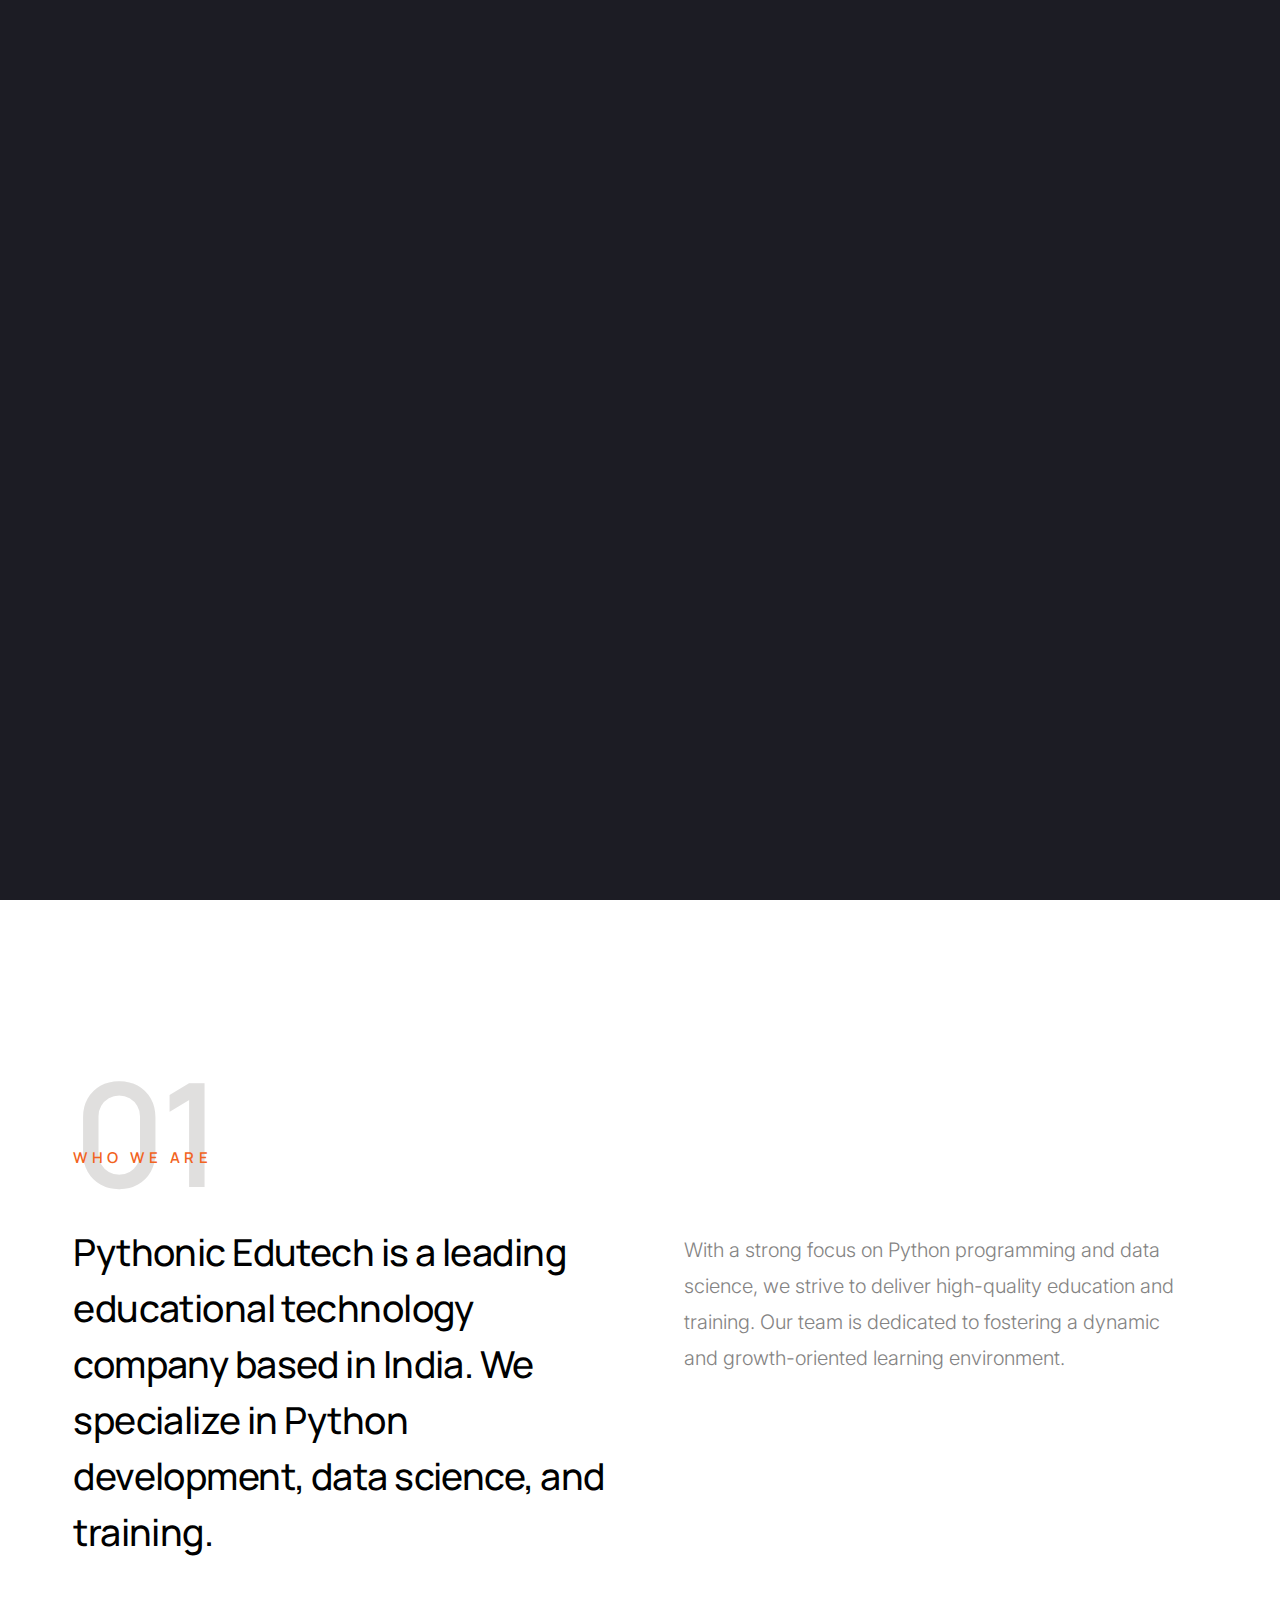
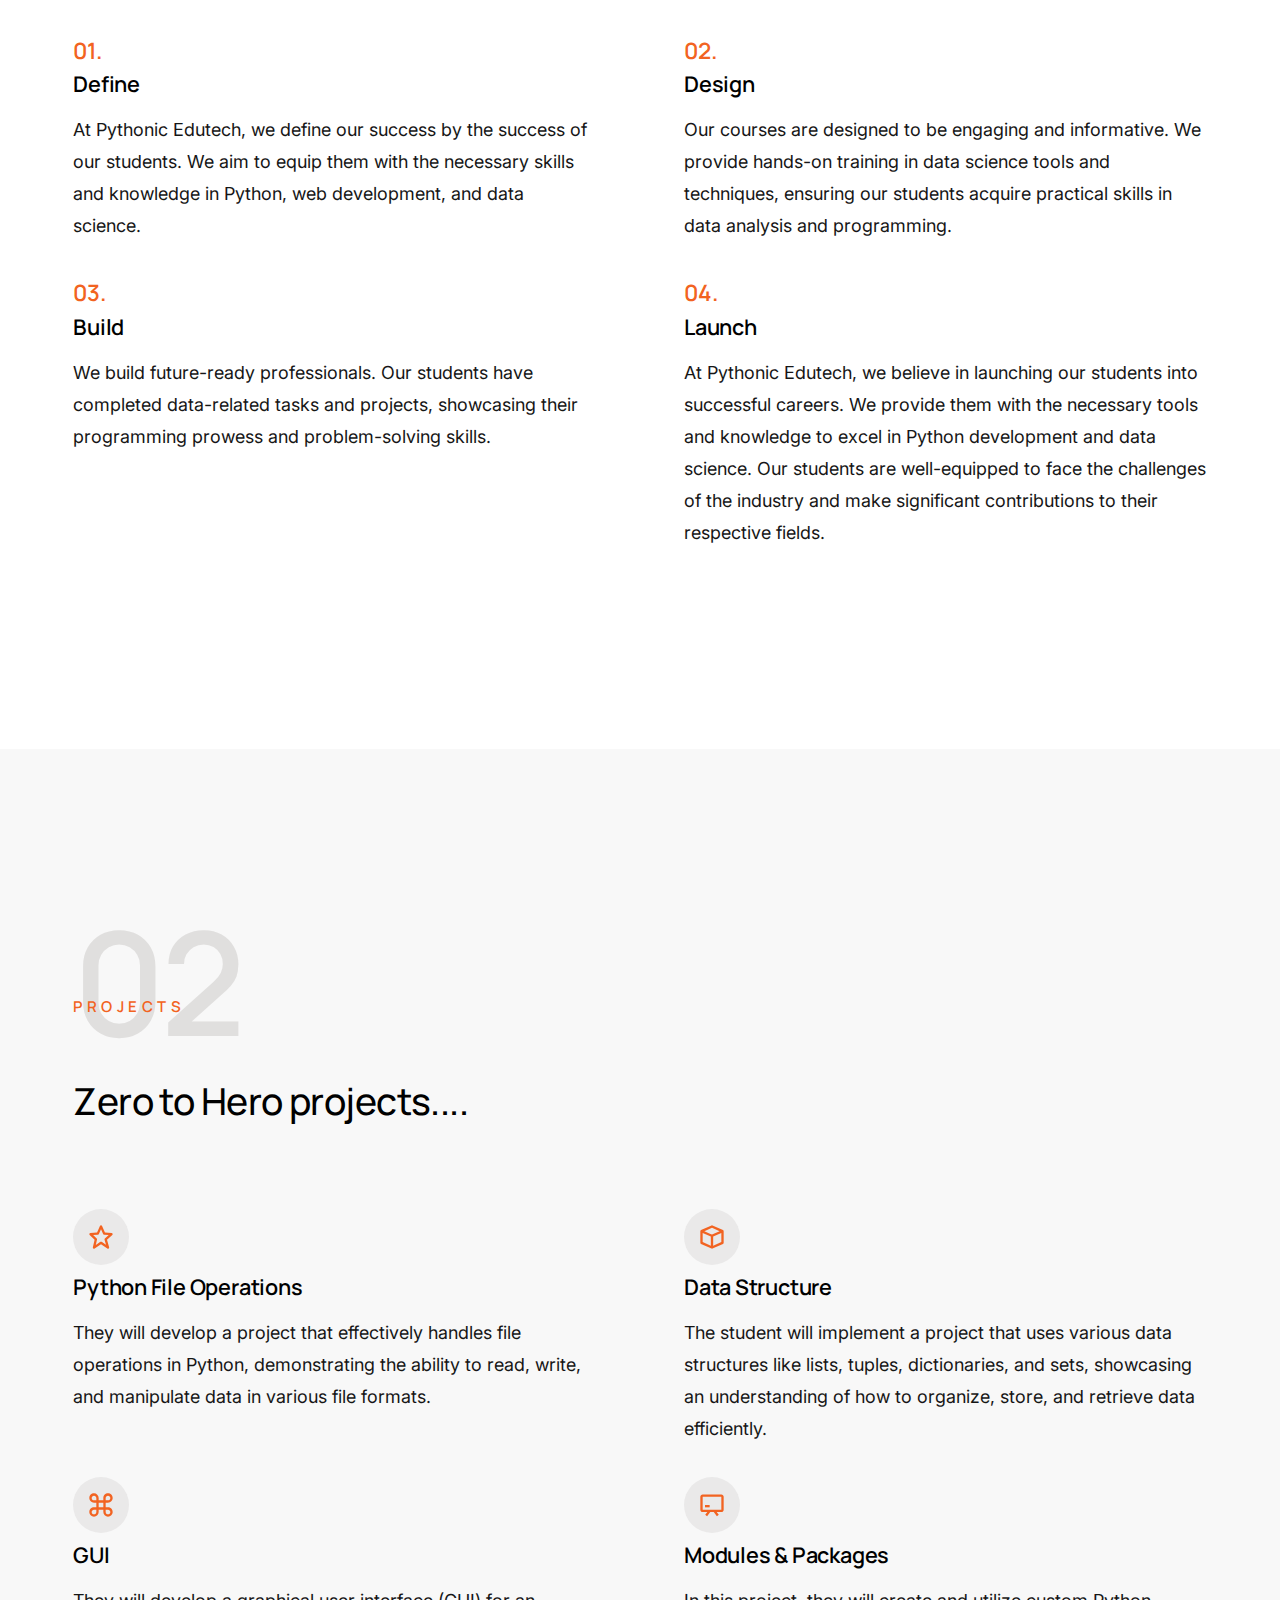
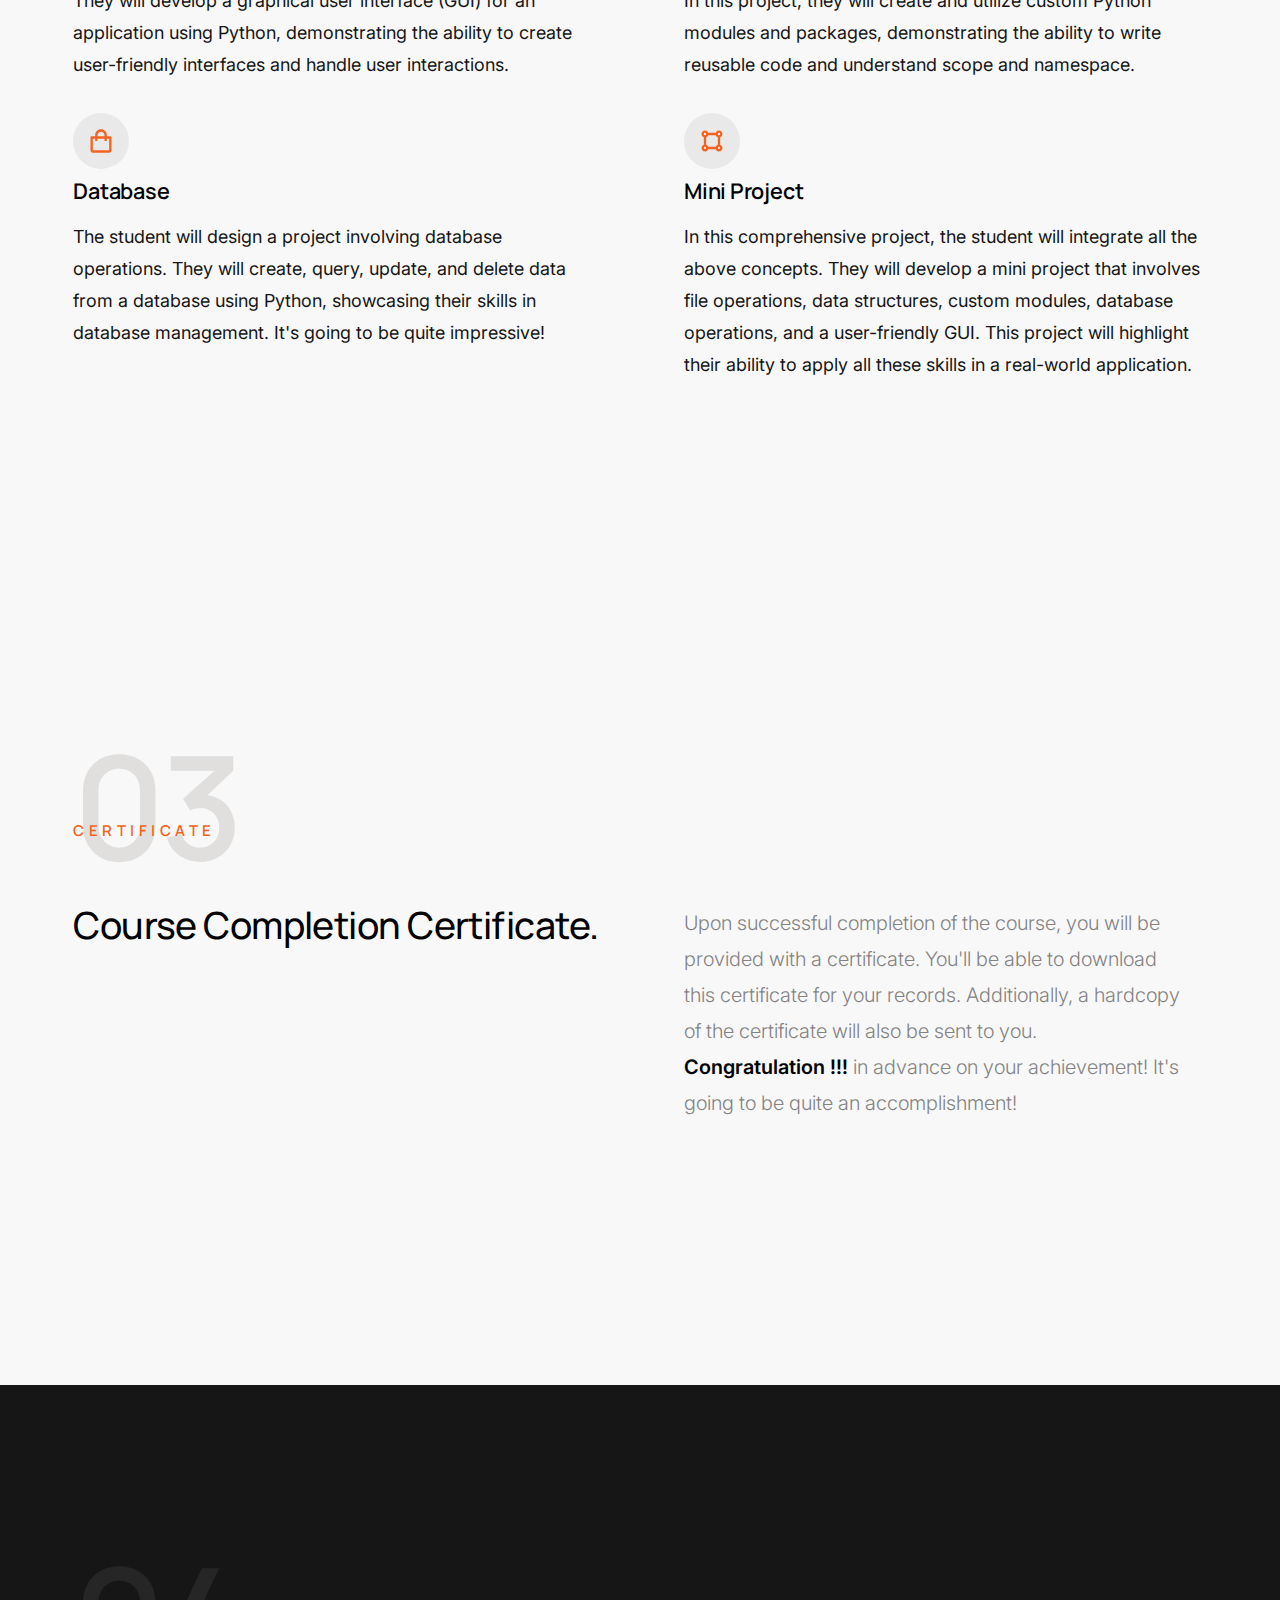
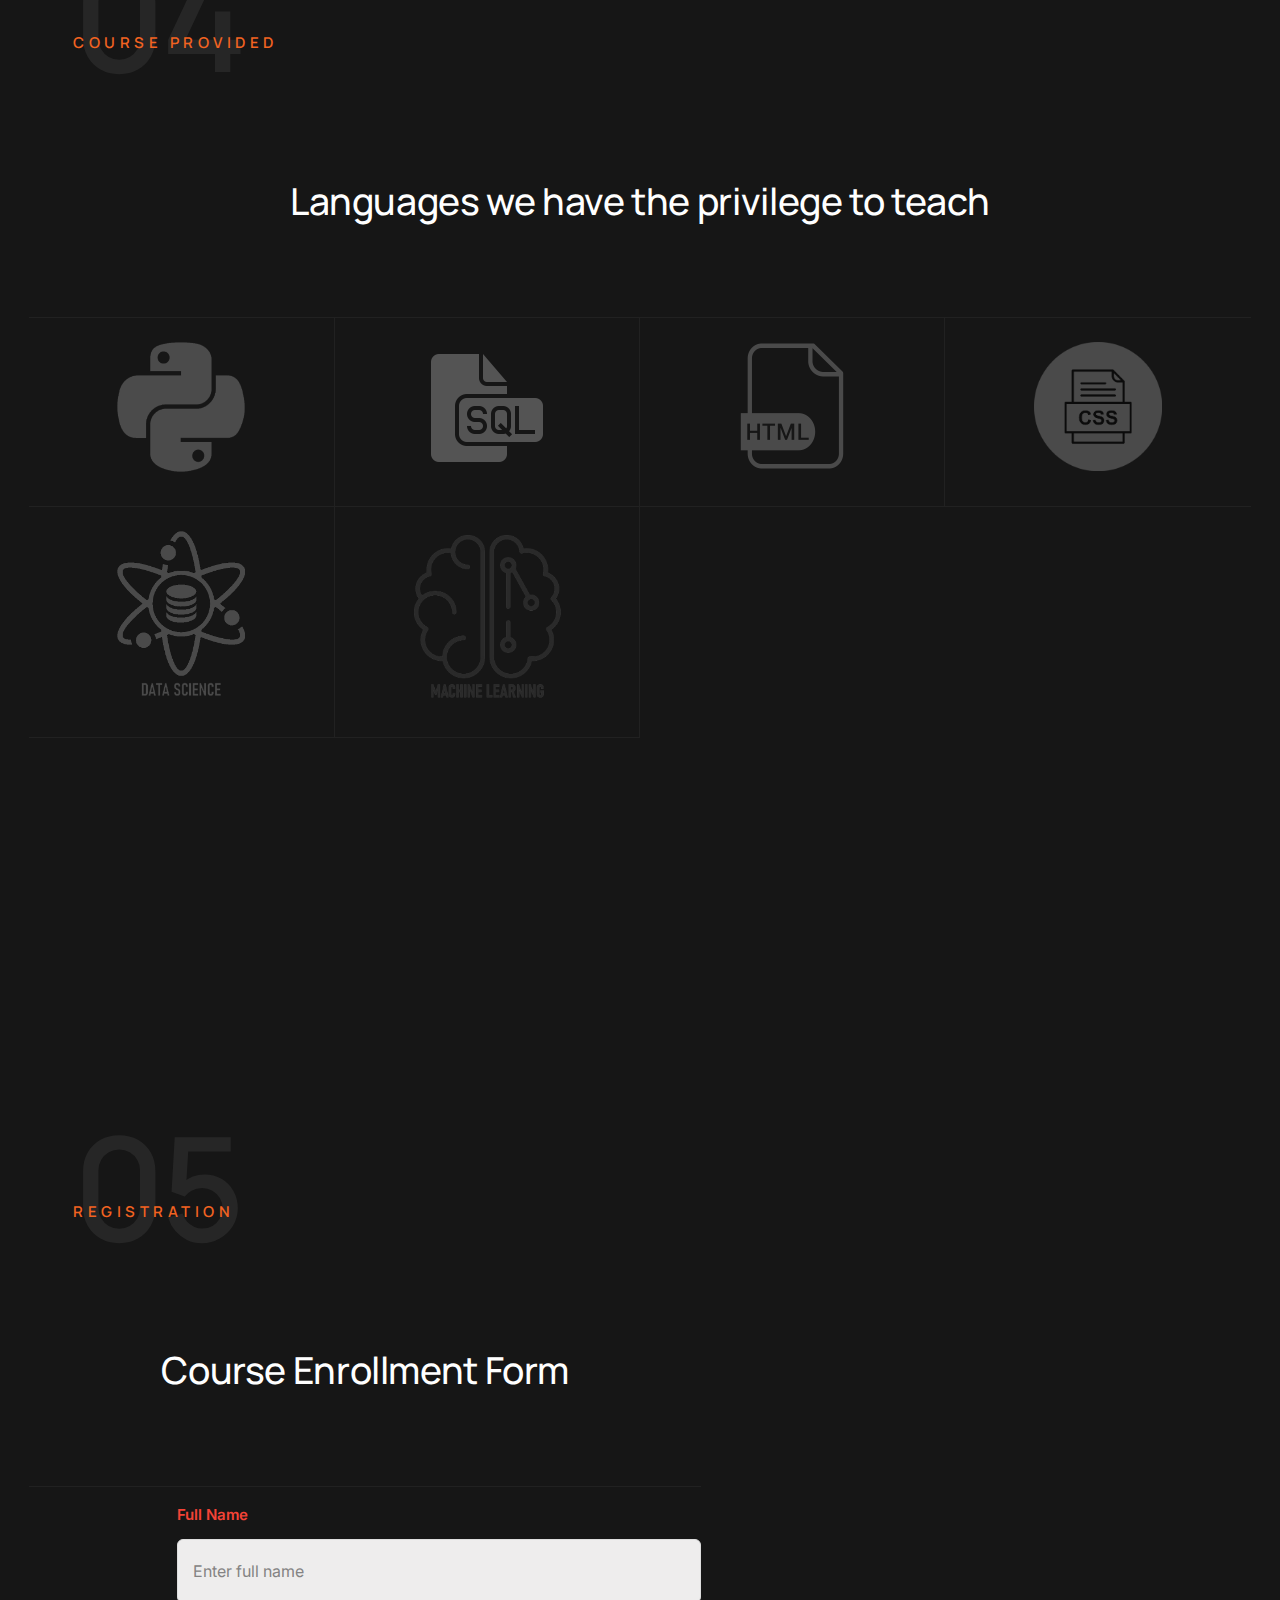
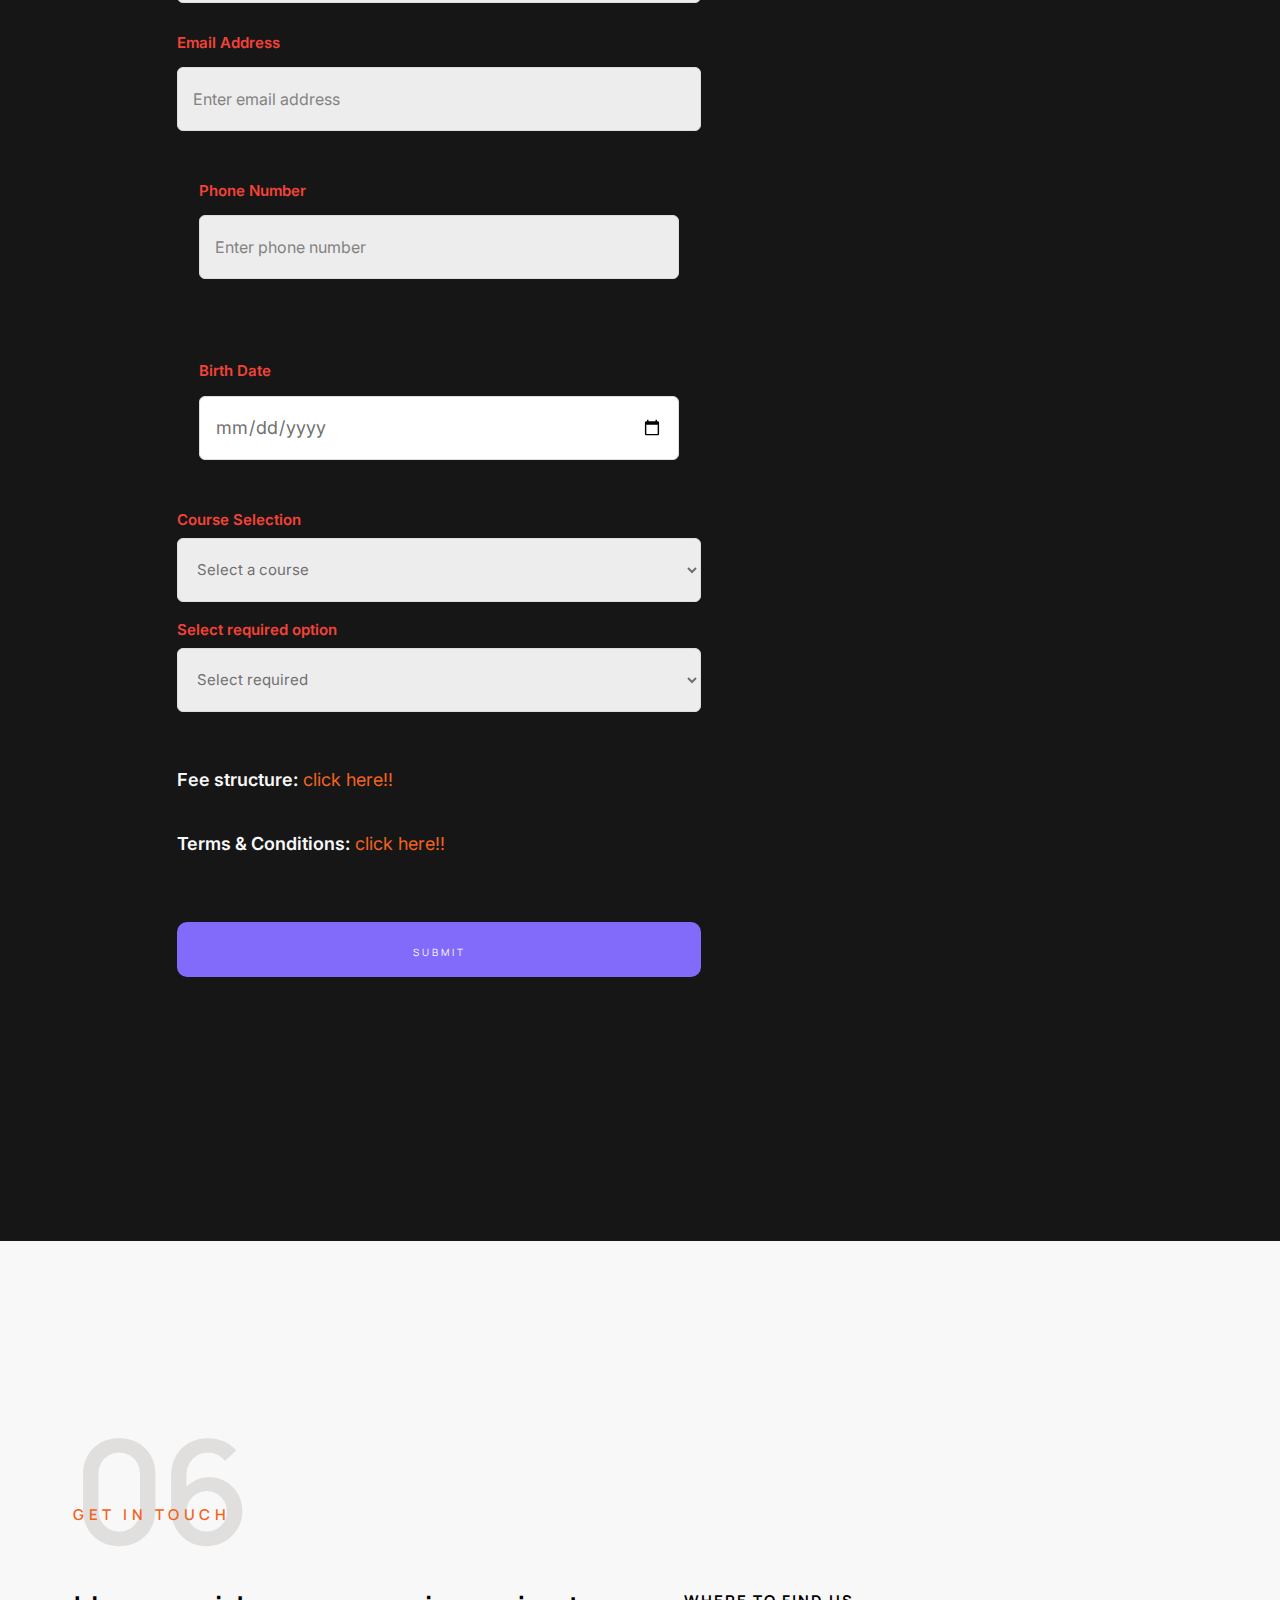
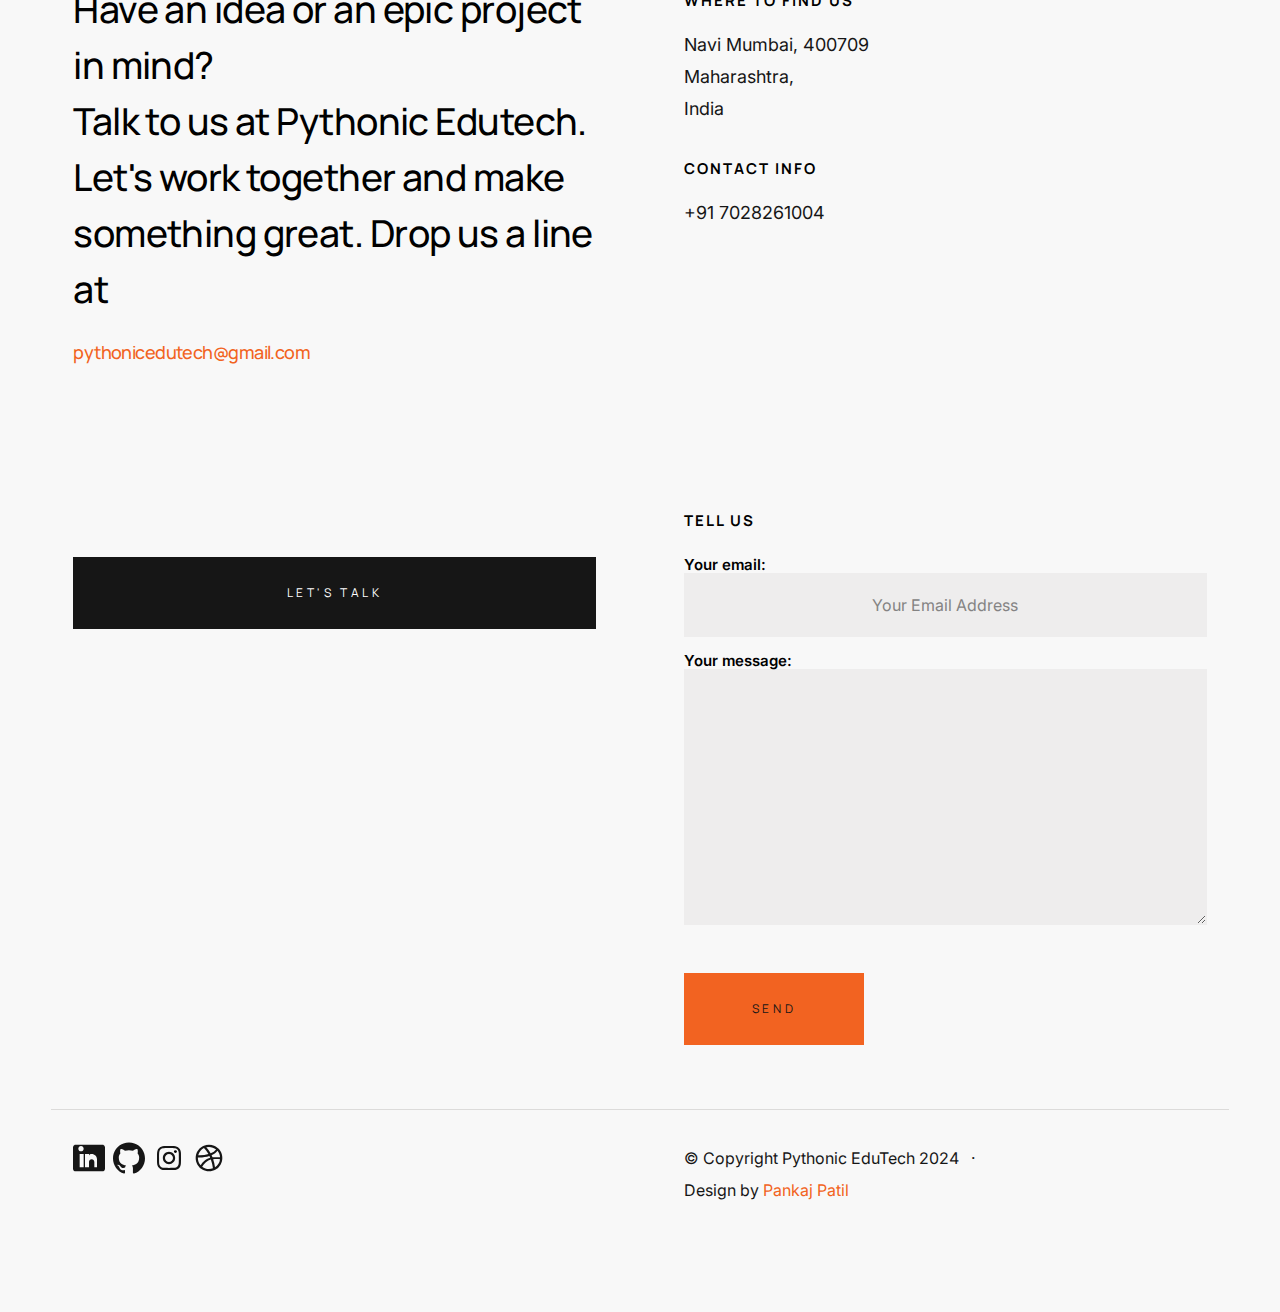
<file: index.html>
<!DOCTYPE html>
<html lang="en" class="no-js">

<head>

    <!--- basic page needs
    ================================================== -->
    <meta charset="utf-8">
    <meta name="viewport" content="width=device-width, initial-scale=1">
    <title>Pythonic Edutech</title>

    <script>
        document.documentElement.classList.remove('no-js');
        document.documentElement.classList.add('js');
    </script>

    <!-- CSS
    ================================================== -->
    <link rel="stylesheet" href="css/vendor.css">
    <link rel="stylesheet" href="css/styles.css">
    <link rel="stylesheet" href="css/registraion.css">
    

    <!-- favicons
    ================================================== -->
    <link rel="apple-touch-icon" sizes="180x180" href="apple-touch-icon.png">
    <link rel="icon" type="image/png" sizes="32x32" href="favicon-32x32.png">
    <link rel="icon" type="image/png" sizes="16x16" href="favicon-16x16.png">
    <link rel="manifest" href="site.webmanifest">
    <link rel="icon" type="image/x-icon" href="favicon.ico">

</head>


<body id="top">


    <!-- preloader
    ================================================== -->
    <div id="preloader">
        <div id="loader"></div>
    </div>


    <!-- page wrap
    ================================================== -->
    <div id="page" class="s-pagewrap">


        <!-- # site header 
        ================================================== -->
        <header class="s-header">

            <div class="row s-header__inner">

                <div class="s-header__block">
                    <div class="s-header__logo">
                        <a class="logo" href="index.html">
                            <img src="images/logo.png" alt="Homepage">
                        </a>
                    </div>

                    <a class="s-header__menu-toggle" href="#0"><span>Menu</span></a>
                </div> <!-- end s-header__block -->

                <nav class="s-header__nav">

                    <ul class="s-header__menu-links">
                        <li class="current"><a href="#intro" class="smoothscroll">Intro</a></li>
                        <li><a href="#about" class="smoothscroll">About Us</a></li>
                        <li><a href="#achievement" class="smoothscroll">Projects</a></li>
                        <li><a href="#Certificate" class="smoothscroll">Certificate</a></li>
                        <li><a href="#folio" class="smoothscroll">Course</a></li>
                        <li><a href="#register" class="smoothscroll">Registration</a></li>
                        <li><a href="#footer" class="smoothscroll">Contact</a></li>
                    </ul> <!-- s-header__menu-links -->

                    <ul class="s-header__social">
                        <li>
                            <a href="https://www.linkedin.com/in/thenameispankajpatil/">
                                <svg xmlns="http://www.w3.org/2000/svg" width="24" height="24" viewBox="0 0 24 24"
                                    style="fill:rgb(35, 25, 25);transform: ;msFilter:;">
                                    <path
                                        d="M22,2H2C0.896,2,0,2.896,0,4v16c0,1.104,0.896,2,2,2h20c1.104,0,2-0.896,2-2V4C24,2.896,23.104,2,22,2z M8,19H5V9h3V19z M6,7 c-1.104,0-2-0.896-2-2s0.896-2,2-2s2,0.896,2,2S7.104,7,6,7z M19,19h-3v-4c0-1.104-0.896-2-2-2s-2,0.896-2,2v4h-3V9h3v1.085 C12.322,9.376,13.135,9,14,9c2.206,0,4,1.794,4,4V19z">
                                    </path>
                                </svg>
                                <span class="u-screen-reader-text">LinkedIn</span>
                            </a>

                        </li>
                        <li>

                            <a href="https://github.com/nameispankaj">
                                <svg xmlns="http://www.w3.org/2000/svg" width="24" height="24" viewBox="0 0 24 24"
                                    style="fill:rgba(0, 0, 0, 1);transform: ;msFilter:;">
                                    <path
                                        d="M12 .297c-6.63 0-12 5.373-12 12 0 5.303 3.438 9.8 8.205 11.385.6.113.82-.258.82-.577 0-.285-.01-1.04-.015-2.04-3.338.724-4.042-1.61-4.042-1.61C4.422 18.07 3.633 17.7 3.633 17.7c-1.087-.744.084-.729.084-.729 1.205.084 1.838 1.236 1.838 1.236 1.07 1.835 2.809 1.305 3.495.998.108-.776.417-1.305.76-1.605-2.665-.3-5.466-1.332-5.466-5.93 0-1.31.465-2.38 1.235-3.22-.135-.303-.54-1.523.105-3.176 0 0 1.005-.322 3.3 1.23.96-.267 1.98-.399 3-.405 1.02.006 2.04.138 3 .405 2.28-1.552 3.285-1.23 3.285-1.23.645 1.653.24 2.873.12 3.176.765.84 1.23 1.91 1.23 3.22 0 4.61-2.805 5.625-5.475 5.92.42.36.81 1.096.81 2.22 0 1.6-.015 2.89-.015 3.285 0 .315.21.69.825.57C20.565 22.092 24 17.592 24 12.297c0-6.627-5.373-12-12-12">
                                    </path>
                                </svg>
                                <span class="u-screen-reader-text">GitHub</span>
                            </a>

                        </li>
                        <li>
                            <a href="https://www.instagram.com/nameis_pankaj">
                                <svg xmlns="http://www.w3.org/2000/svg" width="24" height="24" viewBox="0 0 24 24"
                                    style="fill:rgba(0, 0, 0, 1);transform:;-ms-filter:">
                                    <path
                                        d="M11.999,7.377c-2.554,0-4.623,2.07-4.623,4.623c0,2.554,2.069,4.624,4.623,4.624c2.552,0,4.623-2.07,4.623-4.624 C16.622,9.447,14.551,7.377,11.999,7.377L11.999,7.377z M11.999,15.004c-1.659,0-3.004-1.345-3.004-3.003 c0-1.659,1.345-3.003,3.004-3.003s3.002,1.344,3.002,3.003C15.001,13.659,13.658,15.004,11.999,15.004L11.999,15.004z">
                                    </path>
                                    <circle cx="16.806" cy="7.207" r="1.078"></circle>
                                    <path
                                        d="M20.533,6.111c-0.469-1.209-1.424-2.165-2.633-2.632c-0.699-0.263-1.438-0.404-2.186-0.42 c-0.963-0.042-1.268-0.054-3.71-0.054s-2.755,0-3.71,0.054C7.548,3.074,6.809,3.215,6.11,3.479C4.9,3.946,3.945,4.902,3.477,6.111 c-0.263,0.7-0.404,1.438-0.419,2.186c-0.043,0.962-0.056,1.267-0.056,3.71c0,2.442,0,2.753,0.056,3.71 c0.015,0.748,0.156,1.486,0.419,2.187c0.469,1.208,1.424,2.164,2.634,2.632c0.696,0.272,1.435,0.426,2.185,0.45 c0.963,0.042,1.268,0.055,3.71,0.055s2.755,0,3.71-0.055c0.747-0.015,1.486-0.157,2.186-0.419c1.209-0.469,2.164-1.424,2.633-2.633 c0.263-0.7,0.404-1.438,0.419-2.186c0.043-0.962,0.056-1.267,0.056-3.71s0-2.753-0.056-3.71C20.941,7.57,20.801,6.819,20.533,6.111z M19.315,15.643c-0.007,0.576-0.111,1.147-0.311,1.688c-0.305,0.787-0.926,1.409-1.712,1.711c-0.535,0.199-1.099,0.303-1.67,0.311 c-0.95,0.044-1.218,0.055-3.654,0.055c-2.438,0-2.687,0-3.655-0.055c-0.569-0.007-1.135-0.112-1.669-0.311 c-0.789-0.301-1.414-0.923-1.719-1.711c-0.196-0.534-0.302-1.099-0.311-1.669c-0.043-0.95-0.053-1.218-0.053-3.654 c0-2.437,0-2.686,0.053-3.655c0.007-0.576,0.111-1.146,0.311-1.687c0.305-0.789,0.93-1.41,1.719-1.712 c0.534-0.198,1.1-0.303,1.669-0.311c0.951-0.043,1.218-0.055,3.655-0.055c2.437,0,2.687,0,3.654,0.055 c0.571,0.007,1.135,0.112,1.67,0.311c0.786,0.303,1.407,0.925,1.712,1.712c0.196,0.534,0.302,1.099,0.311,1.669 c0.043,0.951,0.054,1.218,0.054,3.655c0,2.436,0,2.698-0.043,3.654H19.315z">
                                    </path>
                                </svg>
                                <span class="u-screen-reader-text">Instagram</span>
                            </a>
                        </li>
                        <li>
                            <a href="https://nameispankaj.github.io/myportfolio/">
                                <svg xmlns="http://www.w3.org/2000/svg" width="24" height="24" viewBox="0 0 24 24"
                                    style="fill: rgba(0, 0, 0, 1);transform: ;msFilter:;">
                                    <path
                                        d="M20.66 6.98a9.932 9.932 0 0 0-3.641-3.64C15.486 2.447 13.813 2 12 2s-3.486.447-5.02 1.34c-1.533.893-2.747 2.107-3.64 3.64S2 10.187 2 12s.446 3.487 1.34 5.02a9.924 9.924 0 0 0 3.641 3.64C8.514 21.553 10.187 22 12 22s3.486-.447 5.02-1.34a9.932 9.932 0 0 0 3.641-3.64C21.554 15.487 22 13.813 22 12s-.446-3.487-1.34-5.02zM12 3.66c2 0 3.772.64 5.32 1.919-.92 1.174-2.286 2.14-4.1 2.9-1.002-1.813-2.088-3.327-3.261-4.54A7.715 7.715 0 0 1 12 3.66zM5.51 6.8a8.116 8.116 0 0 1 2.711-2.22c1.212 1.201 2.325 2.7 3.34 4.5-2 .6-4.114.9-6.341.9-.573 0-1.006-.013-1.3-.04A8.549 8.549 0 0 1 5.51 6.8zM3.66 12c0-.054.003-.12.01-.2.007-.08.01-.146.01-.2.254.014.641.02 1.161.02 2.666 0 5.146-.367 7.439-1.1.187.373.381.793.58 1.26-1.32.293-2.674 1.006-4.061 2.14S6.4 16.247 5.76 17.5c-1.4-1.587-2.1-3.42-2.1-5.5zM12 20.34c-1.894 0-3.594-.587-5.101-1.759.601-1.187 1.524-2.322 2.771-3.401 1.246-1.08 2.483-1.753 3.71-2.02a29.441 29.441 0 0 1 1.56 6.62 8.166 8.166 0 0 1-2.94.56zm7.08-3.96a8.351 8.351 0 0 1-2.58 2.621c-.24-2.08-.7-4.107-1.379-6.081.932-.066 1.765-.1 2.5-.1.799 0 1.686.034 2.659.1a8.098 8.098 0 0 1-1.2 3.46zm-1.24-5c-1.16 0-2.233.047-3.22.14a27.053 27.053 0 0 0-.68-1.62c2.066-.906 3.532-2.006 4.399-3.3 1.2 1.414 1.854 3.027 1.96 4.84-.812-.04-1.632-.06-2.459-.06z">
                                    </path>
                                </svg>
                                <span class="u-screen-reader-text">portfolio</span>
                            </a>
                        </li>
                    </ul> <!-- s-header__social -->

                </nav> <!-- end s-header__nav -->

            </div> <!-- end s-header__inner -->

        </header> <!-- end s-header -->


        <!-- # site-content
        ================================================== -->
        <section id="content" class="s-content">


            <!-- intro
            ----------------------------------------------- -->
            <section id="intro" class="s-intro target-section">

                <div class="s-intro__bg"></div>

                <div class="row s-intro__content">

                    <div class="s-intro__content-bg"></div>

                    <div class="column lg-12 s-intro__content-inner">

                        <h1 class="s-intro__content-title">
                            Empowering Future<br> Innovators with the Power of Python Education.
                        </h1>

                        <div class="s-intro__content-buttons">
                            <a href="#about" class="btn btn--stroke s-intro__content-btn smoothscroll">More About Us</a>


                            </a>
                        </div>

                    </div> <!-- s-intro__content-inner -->

                </div> <!-- s-intro__content -->

                <div class="s-intro__scroll-down">
                    <a href="#about" class="smoothscroll">
                        <span>Scroll Down</span>
                    </a>
                </div> <!-- s-intro__scroll-down -->

            </section> <!-- end s-intro -->


            <!-- about
            ----------------------------------------------- -->
            <section id="about" class="s-about target-section">

                <div class="row section-header" data-num="01">
                    <h3 class="column lg-12 section-header__pretitle pretitle text-pretitle">Who We Are</h3>
                    <div class="column lg-6 stack-on-1100 section-header__primary">
                        <h2 class="title text-display-1">
                            Pythonic Edutech is a leading educational technology company based in India.
                            We specialize in Python development, data science, and training.
                        </h2>
                    </div>
                    <div class="column lg-6 stack-on-1100 section-header__secondary">
                        <p class="desc">
                            With a strong focus on Python programming and data science, we strive to deliver
                            high-quality education and training. Our team is dedicated to fostering a dynamic and
                            growth-oriented learning environment.
                        </p>
                    </div>
                </div> <!-- end section-header -->

                <div class="row process-list list-block show-ctr block-lg-one-half block-tab-whole">

                    <div class="column list-block__item">
                        <div class="list-block__title">
                            <h3 class="h5">Define</h3>
                        </div>
                        <div class="list-block__text">
                            <p>
                                At Pythonic Edutech, we define our success by the success of our students. We aim to
                                equip them with the necessary skills and knowledge in Python, web development, and data
                                science.
                            </p>
                        </div>
                    </div> <!-- end list-block__item -->

                    <div class="column list-block__item">
                        <div class="list-block__title">
                            <h3 class="h5">Design</h3>
                        </div>
                        <div class="list-block__text">
                            <p>
                                Our courses are designed to be engaging and informative. We provide hands-on training in
                                data science tools and techniques, ensuring our students acquire practical skills in
                                data analysis and programming.
                            </p>
                        </div>
                    </div> <!-- end list-block__item -->

                    <div class="column list-block__item">
                        <div class="list-block__title">
                            <h3 class="h5">Build</h3>
                        </div>
                        <div class="list-block__text">
                            <p>
                                We build future-ready professionals. Our students have completed data-related tasks and
                                projects, showcasing their programming prowess and problem-solving skills.
                            </p>
                        </div>
                    </div> <!-- end list-block__item -->

                    <div class="column list-block__item">
                        <div class="list-block__title">
                            <h3 class="h5">Launch</h3>
                        </div>
                        <div class="list-block__text">
                            <p>
                                At Pythonic Edutech, we believe in launching our students into successful careers. We
                                provide them with the necessary tools and knowledge to excel in Python development and
                                data science. Our students are well-equipped to face the challenges of the industry and
                                make significant contributions to their respective fields.
                            </p>
                        </div>
                    </div> <!-- end list-block__item -->

                </div> <!-- end process-list -->

            </section> <!-- end s-about -->


            <!-- Projects
            ----------------------------------------------- -->
            <section id="achievement" class="s-services target-section">

                <div class="row section-header" data-num="02">
                    <h3 class="column lg-12 section-header__pretitle text-pretitle">    Projects</h3>
                    <div class="column lg-6 stack-on-1100 section-header__primary">
                        <h2 class="title text-display-1">
                            Zero to Hero projects....
                        </h2>
                    </div>
                    <div class="column lg-6 stack-on-1100 section-header__secondary">
                        
                    </div>
                </div> <!-- end section-header -->

                <div class="row services-list list-block block-lg-one-half block-tab-whole">
    
                    <div class="column list-block__item">
                        <div class="list-block__title">
                            <div class="list-block__icon">
                                
                                <svg xmlns="http://www.w3.org/2000/svg" width="24" height="24" viewBox="0 0 24 24" style="fill: rgba(0, 0, 0, 1);transform: ;msFilter:;"><path d="m6.516 14.323-1.49 6.452a.998.998 0 0 0 1.529 1.057L12 18.202l5.445 3.63a1.001 1.001 0 0 0 1.517-1.106l-1.829-6.4 4.536-4.082a1 1 0 0 0-.59-1.74l-5.701-.454-2.467-5.461a.998.998 0 0 0-1.822 0L8.622 8.05l-5.701.453a1 1 0 0 0-.619 1.713l4.214 4.107zm2.853-4.326a.998.998 0 0 0 .832-.586L12 5.43l1.799 3.981a.998.998 0 0 0 .832.586l3.972.315-3.271 2.944c-.284.256-.397.65-.293 1.018l1.253 4.385-3.736-2.491a.995.995 0 0 0-1.109 0l-3.904 2.603 1.05-4.546a1 1 0 0 0-.276-.94l-3.038-2.962 4.09-.326z"></path></svg>
                            </div>
                            <h3 class="h5">Python File Operations</h3>
                        </div>
                        <div class="list-block__text">
                            <p>
                                They will develop a project that effectively handles file operations in Python, demonstrating the ability to read, write, and manipulate data in various file formats.</p>
                        </div>
                    </div> <!-- end list-block__item -->
        
                    <div class="column list-block__item">
                        <div class="list-block__title">
                            <div class="list-block__icon">
                                <svg xmlns="http://www.w3.org/2000/svg" width="24" height="24" viewBox="0 0 24 24" style="fill: rgba(0, 0, 0, 1);transform: ;msFilter:;"><path d="m21.406 6.086-9-4a1.001 1.001 0 0 0-.813 0l-9 4c-.02.009-.034.024-.054.035-.028.014-.058.023-.084.04-.022.015-.039.034-.06.05a.87.87 0 0 0-.19.194c-.02.028-.041.053-.059.081a1.119 1.119 0 0 0-.076.165c-.009.027-.023.052-.031.079A1.013 1.013 0 0 0 2 7v10c0 .396.232.753.594.914l9 4c.13.058.268.086.406.086a.997.997 0 0 0 .402-.096l.004.01 9-4A.999.999 0 0 0 22 17V7a.999.999 0 0 0-.594-.914zM12 4.095 18.538 7 12 9.905l-1.308-.581L5.463 7 12 4.095zM4 16.351V8.539l7 3.111v7.811l-7-3.11zm9 3.11V11.65l7-3.111v7.812l-7 3.11z"></path></svg>
                            </div>
                            <h3 class="h5">Data Structure</h3>
                        </div>
                        <div class="list-block__text">
                            <p>
                                The student will implement a project that uses various data structures like lists, tuples, dictionaries, and sets, showcasing an understanding of how to organize, store, and retrieve data efficiently. 
                            </p>
                        </div>
                    </div> <!-- end list-block__item -->
        
                    <div class="column list-block__item">
                        <div class="list-block__title">
                            <div class="list-block__icon">
                                <svg xmlns="http://www.w3.org/2000/svg" width="24" height="24" viewBox="0 0 24 24" style="fill: rgba(0, 0, 0, 1);transform: ;msFilter:;"><path d="M6 14c-2.206 0-4 1.794-4 4s1.794 4 4 4a4.003 4.003 0 0 0 3.998-3.98H10V16h4v2.039h.004A4.002 4.002 0 0 0 18 22c2.206 0 4-1.794 4-4s-1.794-4-4-4h-2v-4h2c2.206 0 4-1.794 4-4s-1.794-4-4-4-4 1.794-4 4v2h-4V5.98h-.002A4.003 4.003 0 0 0 6 2C3.794 2 2 3.794 2 6s1.794 4 4 4h2v4H6zm2 4c0 1.122-.879 2-2 2s-2-.878-2-2 .879-2 2-2h2v2zm10-2c1.121 0 2 .878 2 2s-.879 2-2 2-2-.878-2-2v-2h2zM16 6c0-1.122.879-2 2-2s2 .878 2 2-.879 2-2 2h-2V6zM6 8c-1.121 0-2-.878-2-2s.879-2 2-2 2 .878 2 2v2H6zm4 2h4v4h-4v-4z"></path></svg>
                            </div>
                            <h3 class="h5">GUI</h3>
                        </div>
                        <div class="list-block__text">
                            <p>
                                They will develop a graphical user interface (GUI) for an application using Python, demonstrating the ability to create user-friendly interfaces and handle user interactions. 
                            </p>
                        </div>
                    </div> <!-- end list-block__item -->
        
                    <div class="column list-block__item">
                        <div class="list-block__title">
                            <div class="list-block__icon">
                                <svg xmlns="http://www.w3.org/2000/svg" width="24" height="24" viewBox="0 0 24 24" style="fill: rgba(0, 0, 0, 1);transform: ;msFilter:;"><path d="M20 3H4c-1.103 0-2 .897-2 2v11c0 1.103.897 2 2 2h4l-1.8 2.4 1.6 1.2 2.7-3.6h3l2.7 3.6 1.6-1.2L16 18h4c1.103 0 2-.897 2-2V5c0-1.103-.897-2-2-2zM4 16V5h16l.001 11H4z"></path><path d="M6 12h4v2H6z"></path></svg>
                            </div>
                            <h3 class="h5">Modules & Packages</h3>
                        </div>
                        <div class="list-block__text">
                            <p>
                                In this project, they will create and utilize custom Python modules and packages, demonstrating the ability to write reusable code and understand scope and namespace. 
                            </p>
                        </div>
                    </div> <!-- end list-block__item -->

                    <div class="column list-block__item">
                        <div class="list-block__title">
                            <div class="list-block__icon">
                                <svg xmlns="http://www.w3.org/2000/svg" width="24" height="24" viewBox="0 0 24 24" style="fill: rgba(0, 0, 0, 1);transform: ;msFilter:;"><path d="M5 22h14c1.103 0 2-.897 2-2V9a1 1 0 0 0-1-1h-3V7c0-2.757-2.243-5-5-5S7 4.243 7 7v1H4a1 1 0 0 0-1 1v11c0 1.103.897 2 2 2zM9 7c0-1.654 1.346-3 3-3s3 1.346 3 3v1H9V7zm-4 3h2v2h2v-2h6v2h2v-2h2l.002 10H5V10z"></path></svg>
                            </div>
                            <h3 class="h5">Database</h3>
                        </div>
                        <div class="list-block__text">
                            <p>
                                The student will design a project involving database operations. They will create, query, update, and delete data from a database using Python, showcasing their skills in database management. It's going to be quite impressive!
                            </p>
                        </div>
                    </div> <!-- end list-block__item -->
        
                    <div class="column list-block__item">
                        <div class="list-block__title">
                            <div class="list-block__icon">
                                <svg xmlns="http://www.w3.org/2000/svg" width="24" height="24" viewBox="0 0 24 24" style="fill: rgba(0, 0, 0, 1);transform: ;msFilter:;"><path d="M21 6c0-1.654-1.346-3-3-3a2.993 2.993 0 0 0-2.815 2h-6.37A2.993 2.993 0 0 0 6 3C4.346 3 3 4.346 3 6c0 1.302.839 2.401 2 2.815v6.369A2.997 2.997 0 0 0 3 18c0 1.654 1.346 3 3 3a2.993 2.993 0 0 0 2.815-2h6.369a2.994 2.994 0 0 0 2.815 2c1.654 0 3-1.346 3-3a2.997 2.997 0 0 0-2-2.816V8.816A2.996 2.996 0 0 0 21 6zm-3-1a1.001 1.001 0 1 1-1 1c0-.551.448-1 1-1zm-2.815 12h-6.37A2.99 2.99 0 0 0 7 15.184V8.816A2.99 2.99 0 0 0 8.815 7h6.369A2.99 2.99 0 0 0 17 8.815v6.369A2.99 2.99 0 0 0 15.185 17zM6 5a1.001 1.001 0 1 1-1 1c0-.551.448-1 1-1zm0 14a1.001 1.001 0 0 1 0-2 1.001 1.001 0 0 1 0 2zm12 0a1.001 1.001 0 0 1 0-2 1.001 1.001 0 0 1 0 2z"></path></svg>
                            </div>
                            <h3 class="h5">Mini Project</h3>
                        </div>
                        <div class="list-block__text">
                            <p>
                                In this comprehensive project, the student will integrate all the above concepts. They will develop a mini project that involves file operations, data structures, custom modules, database operations, and a user-friendly GUI. This project will highlight their ability to apply all these skills in a real-world application.
                            </p>
                        </div>
                    </div> <!-- end list-block__item -->
        
                </div> <!-- end process-list -->

            </section> <!-- end s-achievement -->



            <!-- Certificate
            ----------------------------------------------- -->
            <section id="Certificate" class="s-services target-section">

                <div class="row section-header" data-num="03">
                    <h3 class="column lg-12 section-header__pretitle text-pretitle">Certificate</h3>
                    <div class="column lg-6 stack-on-1100 section-header__primary">
                        <h2 class="title text-display-1">
                            Course Completion Certificate.
                        </h2>
                    </div>
                    <div class="column lg-6 stack-on-1100 section-header__secondary">
                        <p class="desc">
                            Upon successful completion of the course, you will be provided with a certificate. You'll be able to download this certificate for your records. Additionally, a hardcopy of the certificate will also be sent to you. <br> <b style="color: black;">Congratulation !!!</b> in advance on your achievement! It's going to be quite an accomplishment!

                        </p>
                    </div>
                </div> <!-- end section-header -->

                <div class="row services-list list-block block-lg-one-half block-tab-whole">

                    <div class="column list-block__item">
                        <div class="list-block__title">


                        </div>
                        <div class="list-block__text">


                        </div>

                    </div> <!-- end list-block__item -->





                </div> <!-- end process-list -->

              

            </section> <!-- end s-services -->

            



            <!-- portfolio
            ----------------------------------------------- -->
            <section id="folio" class="s-folio target-section">

                <div class="row section-header light-on-dark" data-num="04">
                    <h3 class="column lg-12 section-header__pretitle text-pretitle">Course Provided</h3>



                    <!-- clients
                -------------------------------------------- -->
                    <div class="s-clients row">
                        <div class="column lg-12">

                            <div class="row section-header">
                                <div class="column lg-12">
                                    <h3 class="title text-display-1">Languages we have the privilege to teach</h3>
                                </div>
                            </div> <!-- end section-header -->

                            <div
                                class="row clients-list block-lg-one-fourth block-md-one-third block-tab-one-half block-stack">

                                <div class="column clients-list__item">
                                    <a href="#0">
                                        <img src="images/clients/python.506x512.png" alt="" width="50%" height="auto">
                                    </a>
                                </div>
                                <div class="column clients-list__item">
                                    <a href="#0">
                                        <img src="images/clients/sql.png" alt="" width="50%" height="auto">
                                    </a>
                                </div>
                                <div class="column clients-list__item">
                                    <a href="#0">
                                        <img src="images/clients/html.png" alt="" width="50%" height="auto">
                                    </a>
                                </div>
                                <div class="column clients-list__item">
                                    <a href="#0">
                                        <img src="images/clients/css.png" alt="" width="50%" height="auto">
                                    </a>
                                </div>
                                <div class="column clients-list__item">
                                    <a href="#0">
                                        <img src="images/clients/data science.png" alt="" width="50%" height="auto">
                                    </a>
                                </div>
                                <div class="column clients-list__item">
                                    <a href="#0">
                                        <img src="images/clients/machine learning.png" alt="" width="60%" height="auto"
                                            style="filter: grayscale(50%);">
                                    </a>
                                </div>


                            </div> <!-- clients-list -->
                        </div> <!-- end column lg-12 -->
                    </div> <!-- end s-clients -->

            </section> <!-- end s-folio -->




        </section> <!-- end content -->

    <!-- registration form
            ----------------------------------------------- -->
            <section id="register" class="s-folio target-section">

                <div class="row section-header light-on-dark" data-num="05">
                    <h3 class="column lg-12 section-header__pretitle text-pretitle">registration</h3>



                    <!-- clients
                -------------------------------------------- -->
                    <div class="s-clients row">
                        <div class="column lg-12">

                            <div class="row section-header">
                                <div class="column lg-12">
                                    <h3 class="title text-display-1">Course Enrollment Form</h3>
                                </div>
                            </div> <!-- end section-header -->

                            <div
                                class="row clients-list block-lg-one-fourth block-md-one-third block-tab-one-half block-stack">

                                <header>Registration Form</header>

      
      

      <form action="https://formspree.io/f/xnnanvol"  method="POST" class="form">
        <div class="input-box">
          <label>Full Name</label>
          <input type="text" placeholder="Enter full name" name="Full Name" required />
        </div>

        <div class="input-box">
          <label>Email Address</label>
          <input type="text" placeholder="Enter email address" name="Email" required />
        </div>

        <div class="column">
          <div class="input-box">
            <label>Phone Number</label>
            <input type="tel" placeholder="Enter phone number" Name="Phone No" pattern="\d{10}" title="Please enter a 10-digit phone number" required />
          </div>
          <br>
          <div class="input-box">
            <label for="birth-date">Birth Date</label>
            <input type="date" placeholder="Enter birth date" name="Birth Date" max="2005-01-01" required />
          </div>
        </div>
        
        
       
        <div class="input-box course-selection">
          <label for="course-name" Name="Course">Course Selection</label>
          <select id="course-name" name="Course Name" required>
            <option value="" disabled selected>Select a course</option>
            <option value="Python" name="Python">Python</option>
            <option value="Data Science" name="Data Science">Data Science</option>
            <option value="Web Development" name="Web Dev">Web Development</option>
            <option value="MySQL" name="MySQL">MySQL</option>
            <!-- Add more course options as needed -->
          </select>

          <label for="course-name" Name="Course selection">Select required option</label>
          <select id="course-name" name="package Name" required>
            <option value="" disabled selected>Select required</option>
            <option value="Lecture + Internship" name="Lecture + Internship">Lecture + Internship</option>
            <option value="Only internship with instructions." name="Only internship with instructions.">Only internship with instructions.</option>
            <option value="Only internship without instructions." name="Only internship without instructions.">Only internship without instructions.</option>
            
            <!-- Add more course options as needed -->
          </select>
          
        </div>
        <br>
        <p ><strong class="text-w">Fee structure:</strong> <a href="fee_structure.html">click here!!</a></p>
        
        <p><strong class="text-w">Terms & Conditions:</strong> <a href="terms.html">click here!!</a></p>
        <button>Submit</button>
      </form>
    </section>
    <!--Footer-->
    
     
  
  <script src="https://cdnjs.cloudflare.com/ajax/libs/jquery/3.2.1/jquery.min.js"></script>
  <script src="https://cdnjs.cloudflare.com/ajax/libs/twitter-bootstrap/4.1.3/js/bootstrap.bundle.min.js"></script>



                            </div> <!-- clients-list -->
                        </div> <!-- end column lg-12 -->
                    </div> <!-- end s-clients -->

            </section> <!-- end s-folio -->




        </section> <!-- end content registration -->


        <!-- # site-footer
        ================================================== -->
        <footer id="footer" class="s-footer target-section">

            <div class="row section-header" data-num="06">
                <h3 class="column lg-12 section-header__pretitle text-pretitle">Get In Touch</h3>
                <div class="column lg-6 stack-on-1100 section-header__primary">
                    <h2 class="title text-display-1">
                        Have an idea or an epic project in mind? <br>Talk to us at Pythonic Edutech.
                        Let's work together and make something great.
                        Drop us a line at <br><a style='font-size:large;' href="mailto:pythonicedutech@gmail.com" title="">pythonicedutech@gmail.com</a>
                    </h2>
                </div>
                <div class="column lg-6 stack-on-1100 section-header__secondary">

                    <div class="contact-block">
                        <h6>Where To Find Us</h6>
                        <p>

                            Navi Mumbai, 400709 <br>
                            Maharashtra,<br> India
                        </p>
                    </div>

                    <div class="contact-block">
                        <h6>Contact Info</h6>
                        <ul class="contact-list">
                            <li><a href="tel:+917028261004">+91 7028261004</a></li>
                        </ul>
                    </div>

                </div>
            </div> <!-- end section-header -->

            <div class="row list-block block-lg-one-half block-tab-whole block-stack-on-1000 s-footer__btns">
                <div class="column list-block__item">
                    <div class="s-footer__contact-btn">
                        <a href="https://wa.me/+917028261004" class="btn btn--primary u-fullwidth">
                            Let's Talk
                        </a>
                    </div>
                </div>
                
                <div class="column column-item">
                    <div class="subscribe-form footer-subscribe">
                        <h6>Tell us</h6>
                        <form id="form-id" class="form-class" action="https://formspree.io/f/xdknkrnq" method="POST">
                            <label>
                                Your email:
                                <input type="email" name="email" id="email-input" class="fullwidth text-center"
                                    placeholder="Your Email Address" required>
                            </label>
                            <label>
                                Your message:
                                <textarea name="message" class="message-textarea"></textarea>
                            </label>
                            <!-- your other form fields go here -->
                            <button type="submit" class="btn primary fullwidth">Send</button>
                        </form>
                    </div>
                </div>
                
                

            </div> <!-- end s-footer__btns -->

            <div class="row s-footer__bottom">

                <div class="column lg-6 tab-12 s-footer__bottom-left">
                    <ul class="s-footer__social">
                        <li>
                            <a href="https://www.linkedin.com/in/thenameispankajpatil/">
                                <svg xmlns="http://www.w3.org/2000/svg" width="24" height="24" viewBox="0 0 24 24"
                                    style="fill:rgba(0, 0, 0, 1);transform: ;msFilter:;">
                                    <path
                                        d="M22,2H2C0.896,2,0,2.896,0,4v16c0,1.104,0.896,2,2,2h20c1.104,0,2-0.896,2-2V4C24,2.896,23.104,2,22,2z M8,19H5V9h3V19z M6,7 c-1.104,0-2-0.896-2-2s0.896-2,2-2s2,0.896,2,2S7.104,7,6,7z M19,19h-3v-4c0-1.104-0.896-2-2-2s-2,0.896-2,2v4h-3V9h3v1.085 C12.322,9.376,13.135,9,14,9c2.206,0,4,1.794,4,4V19z">
                                    </path>
                                </svg>
                                <span class="u-screen-reader-text">LinkedIn</span>
                            </a>

                        </li>
                        <li>

                            <a href="https://github.com/nameispankaj">
                                <svg xmlns="http://www.w3.org/2000/svg" width="24" height="24" viewBox="0 0 24 24"
                                    style="fill:rgba(0, 0, 0, 1);transform: ;msFilter:;">
                                    <path
                                        d="M12 .297c-6.63 0-12 5.373-12 12 0 5.303 3.438 9.8 8.205 11.385.6.113.82-.258.82-.577 0-.285-.01-1.04-.015-2.04-3.338.724-4.042-1.61-4.042-1.61C4.422 18.07 3.633 17.7 3.633 17.7c-1.087-.744.084-.729.084-.729 1.205.084 1.838 1.236 1.838 1.236 1.07 1.835 2.809 1.305 3.495.998.108-.776.417-1.305.76-1.605-2.665-.3-5.466-1.332-5.466-5.93 0-1.31.465-2.38 1.235-3.22-.135-.303-.54-1.523.105-3.176 0 0 1.005-.322 3.3 1.23.96-.267 1.98-.399 3-.405 1.02.006 2.04.138 3 .405 2.28-1.552 3.285-1.23 3.285-1.23.645 1.653.24 2.873.12 3.176.765.84 1.23 1.91 1.23 3.22 0 4.61-2.805 5.625-5.475 5.92.42.36.81 1.096.81 2.22 0 1.6-.015 2.89-.015 3.285 0 .315.21.69.825.57C20.565 22.092 24 17.592 24 12.297c0-6.627-5.373-12-12-12">
                                    </path>
                                </svg>
                                <span class="u-screen-reader-text">GitHub</span>
                            </a>

                        </li>
                        <li>
                            <a href="https://www.instagram.com/nameis_pankaj">
                                <svg xmlns="http://www.w3.org/2000/svg" width="24" height="24" viewBox="0 0 24 24"
                                    style="fill:rgba(0, 0, 0, 1);transform:;-ms-filter:">
                                    <path
                                        d="M11.999,7.377c-2.554,0-4.623,2.07-4.623,4.623c0,2.554,2.069,4.624,4.623,4.624c2.552,0,4.623-2.07,4.623-4.624 C16.622,9.447,14.551,7.377,11.999,7.377L11.999,7.377z M11.999,15.004c-1.659,0-3.004-1.345-3.004-3.003 c0-1.659,1.345-3.003,3.004-3.003s3.002,1.344,3.002,3.003C15.001,13.659,13.658,15.004,11.999,15.004L11.999,15.004z">
                                    </path>
                                    <circle cx="16.806" cy="7.207" r="1.078"></circle>
                                    <path
                                        d="M20.533,6.111c-0.469-1.209-1.424-2.165-2.633-2.632c-0.699-0.263-1.438-0.404-2.186-0.42 c-0.963-0.042-1.268-0.054-3.71-0.054s-2.755,0-3.71,0.054C7.548,3.074,6.809,3.215,6.11,3.479C4.9,3.946,3.945,4.902,3.477,6.111 c-0.263,0.7-0.404,1.438-0.419,2.186c-0.043,0.962-0.056,1.267-0.056,3.71c0,2.442,0,2.753,0.056,3.71 c0.015,0.748,0.156,1.486,0.419,2.187c0.469,1.208,1.424,2.164,2.634,2.632c0.696,0.272,1.435,0.426,2.185,0.45 c0.963,0.042,1.268,0.055,3.71,0.055s2.755,0,3.71-0.055c0.747-0.015,1.486-0.157,2.186-0.419c1.209-0.469,2.164-1.424,2.633-2.633 c0.263-0.7,0.404-1.438,0.419-2.186c0.043-0.962,0.056-1.267,0.056-3.71s0-2.753-0.056-3.71C20.941,7.57,20.801,6.819,20.533,6.111z M19.315,15.643c-0.007,0.576-0.111,1.147-0.311,1.688c-0.305,0.787-0.926,1.409-1.712,1.711c-0.535,0.199-1.099,0.303-1.67,0.311 c-0.95,0.044-1.218,0.055-3.654,0.055c-2.438,0-2.687,0-3.655-0.055c-0.569-0.007-1.135-0.112-1.669-0.311 c-0.789-0.301-1.414-0.923-1.719-1.711c-0.196-0.534-0.302-1.099-0.311-1.669c-0.043-0.95-0.053-1.218-0.053-3.654 c0-2.437,0-2.686,0.053-3.655c0.007-0.576,0.111-1.146,0.311-1.687c0.305-0.789,0.93-1.41,1.719-1.712 c0.534-0.198,1.1-0.303,1.669-0.311c0.951-0.043,1.218-0.055,3.655-0.055c2.437,0,2.687,0,3.654,0.055 c0.571,0.007,1.135,0.112,1.67,0.311c0.786,0.303,1.407,0.925,1.712,1.712c0.196,0.534,0.302,1.099,0.311,1.669 c0.043,0.951,0.054,1.218,0.054,3.655c0,2.436,0,2.698-0.043,3.654H19.315z">
                                    </path>
                                </svg>
                                <span class="u-screen-reader-text">Instagram</span>
                            </a>
                        </li>
                        <li>
                            <a href="https://nameispankaj.github.io/myportfolio/">
                                <svg xmlns="http://www.w3.org/2000/svg" width="24" height="24" viewBox="0 0 24 24"
                                    style="fill: rgba(0, 0, 0, 1);transform: ;msFilter:;">
                                    <path
                                        d="M20.66 6.98a9.932 9.932 0 0 0-3.641-3.64C15.486 2.447 13.813 2 12 2s-3.486.447-5.02 1.34c-1.533.893-2.747 2.107-3.64 3.64S2 10.187 2 12s.446 3.487 1.34 5.02a9.924 9.924 0 0 0 3.641 3.64C8.514 21.553 10.187 22 12 22s3.486-.447 5.02-1.34a9.932 9.932 0 0 0 3.641-3.64C21.554 15.487 22 13.813 22 12s-.446-3.487-1.34-5.02zM12 3.66c2 0 3.772.64 5.32 1.919-.92 1.174-2.286 2.14-4.1 2.9-1.002-1.813-2.088-3.327-3.261-4.54A7.715 7.715 0 0 1 12 3.66zM5.51 6.8a8.116 8.116 0 0 1 2.711-2.22c1.212 1.201 2.325 2.7 3.34 4.5-2 .6-4.114.9-6.341.9-.573 0-1.006-.013-1.3-.04A8.549 8.549 0 0 1 5.51 6.8zM3.66 12c0-.054.003-.12.01-.2.007-.08.01-.146.01-.2.254.014.641.02 1.161.02 2.666 0 5.146-.367 7.439-1.1.187.373.381.793.58 1.26-1.32.293-2.674 1.006-4.061 2.14S6.4 16.247 5.76 17.5c-1.4-1.587-2.1-3.42-2.1-5.5zM12 20.34c-1.894 0-3.594-.587-5.101-1.759.601-1.187 1.524-2.322 2.771-3.401 1.246-1.08 2.483-1.753 3.71-2.02a29.441 29.441 0 0 1 1.56 6.62 8.166 8.166 0 0 1-2.94.56zm7.08-3.96a8.351 8.351 0 0 1-2.58 2.621c-.24-2.08-.7-4.107-1.379-6.081.932-.066 1.765-.1 2.5-.1.799 0 1.686.034 2.659.1a8.098 8.098 0 0 1-1.2 3.46zm-1.24-5c-1.16 0-2.233.047-3.22.14a27.053 27.053 0 0 0-.68-1.62c2.066-.906 3.532-2.006 4.399-3.3 1.2 1.414 1.854 3.027 1.96 4.84-.812-.04-1.632-.06-2.459-.06z">
                                    </path>
                                </svg>
                                <span class="u-screen-reader-text">portfolio</span>
                            </a>
                        </li>
                    </ul>
                </div>

                <div class="column lg-6 tab-12 s-footer__bottom-right">
                    <div class="ss-copyright">
                        <span>© Copyright Pythonic EduTech 2024</span> <br>
                        <span>Design by <a href="https://nameispankaj.github.io/myportfolio">Pankaj Patil</a> </span>
                    </div>
                </div>

            </div> <!-- s-footer__bottom -->

            <div class="ss-go-top">
                <a class="smoothscroll" title="Back to Top" href="#top">
                    <svg xmlns="http://www.w3.org/2000/svg" width="24" height="24" viewBox="0 0 24 24"
                        style="fill: rgba(0, 0, 0, 1);transform: ;msFilter:;">
                        <path d="M6 4h12v2H6zm5 10v6h2v-6h5l-6-6-6 6z"></path>
                    </svg>
                </a>
            </div> <!-- end ss-go-top -->

        </footer> <!-- end footer -->


        <!-- Java Script
    ================================================== -->
        <script src="js/plugins.js"></script>
        <script src="js/main.js"></script>

</body>

</html>
</file>
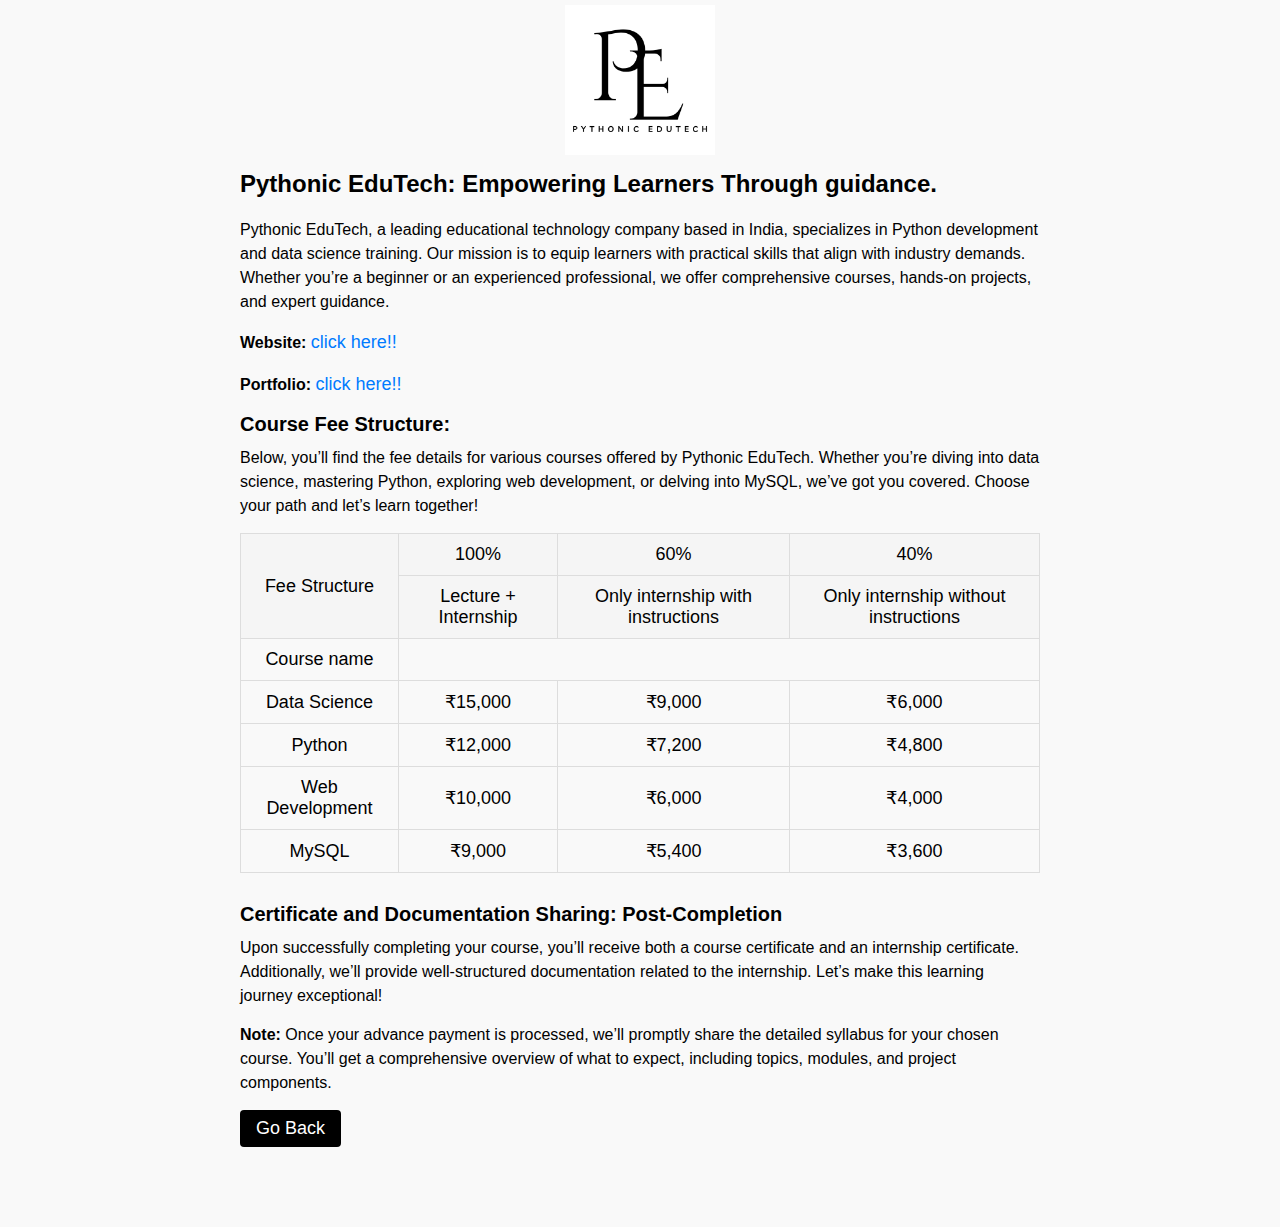
<file: fee_structure.html>
<!DOCTYPE html>
<html lang=“en”>

<head>
    <meta charset="UTF-8">
    <meta name="viewport" content="width=device-width, initial-scale=1.0">

    <style>
        /* styles.css */
        body {
            font-family: "Calibri", sans-serif;
            font-size: large;
            margin: 50px;
            padding: 10px;
            background-color: #f9f9f9;

        }

        .container {
            width: 100%;
            height: auto;




            /* Add a border frame */
        }

        .logo-container {
            display: flex;
            justify-content: center;
            align-items: center;
            height: 10vh;
            /* Adjust as needed */

        }

        .logo-container img {
            width: 150px;
            /* Adjust the logo width as needed */
            height: auto;
            /* Maintain aspect ratio */
            margin-bottom: 50px;
            /* Add spacing between logo and heading */
            /* Add any other styling you want for the logo */
        }

        h1,
        h2,
        p,
        a {
            margin: 0;
            padding: 0;
            font-size: large;
        }

        h1 {
            font-size: 24px;
            font-weight: bold;
            margin-bottom: 20px;
        }

        h2 {
            font-size: 20px;
            font-weight: bold;
            margin-bottom: 10px;
        }

        p {
            font-size: 16px;
            line-height: 1.5;
            margin-bottom: 15px;
        }

        a {
            color: #007bff;
            text-decoration: none;
        }

        a:hover {
            text-decoration: underline;
        }

        table {
            width: 100%;
            border-collapse: collapse;
            margin-bottom: 30px;
        }

        th,
        td {
            border: 1px solid #ddd;
            padding: 10px;
            text-align: center;
        }

        th {
            background-color: #f2f2f2;
            font-weight: bold;
        }

        .light-grey {
            background-color: #f5f5f5;

        }

        .back-button {
            display: inline-block;
            padding: 8px 16px;
            background-color: #000000;
            color: rgb(255, 255, 255);
            text-decoration: none;
            border-radius: 4px;

        }

        .back-button:hover {
            background-color: #ff0000;
        }

        .formButtonfront {
            width: 50%;
            /* Takes half of the page width */
        }


        /* Add these responsive styles to your existing CSS */

        /* Adjust font size for smaller screens */
        @media screen and (max-width: 600px) {
            body {
                font-family: "Calibri", sans-serif;
                font-size: large;
                margin: 10px;
                padding: 10px;
                background-color: #f9f9f9;

            }

            .logo-container {
                height: auto;
            }

            .logo-container img {
                width: 100px;
                margin-bottom: 20px;
            }

            table {
                font-size: small;
                table-layout: fixed;
                width: 100%;
                word-break: break-word;
            }

            .table-container {
                width: 100%;
                /* Adjust as needed */
            }

            .formButtonfront {
                width: 100%;
                /* Adjust as needed */
                max-width: 25em;
                /* Fallback for IE8 */
            }
        }
    </style>
</head>

<body>
    <div class="logo-container">
        <img src="img/logo.png" alt="Logo">
    </div>


    <div style="max-width:800px; margin: 0 auto; padding: 20px;">

        <h1>Pythonic EduTech: Empowering Learners Through guidance.</h1>
        <p>Pythonic EduTech, a leading educational technology company based in India, specializes in Python development
            and data science training. Our mission is to equip learners with practical skills that align with industry
            demands. Whether you’re a beginner or an experienced professional, we offer comprehensive courses, hands-on
            projects, and expert guidance.</p>
        <p><strong>Website:</strong> <a href=“https://pythonicedutech.github.io/home/”>click here!!</a></p>
        <p><strong>Portfolio:</strong> <a href=“https://nameispankaj.github.io/myportfolio/”>click here!!</a></p>



        <h2>Course Fee Structure:</h2>
        <p>Below, you’ll find the fee details for various courses offered by Pythonic EduTech. Whether you’re diving
            into data science, mastering Python, exploring web development, or delving into MySQL, we’ve got you
            covered. Choose your path and let’s learn together!</p>
        <table>
            <tr class="light-grey">
                <td rowspan="2">Fee Structure</td>
                <td colspan="1">100%</td>
                <td>60%</td>
                <td>40%</td>
            </tr>
            <tr class="light-grey">
                <td>Lecture + Internship</td>
                <td>Only internship with instructions</td>
                <td>Only internship without instructions</td>
            </tr>
            <tr>
                <td>Course name</td>
                <td colspan="3"></td>
            </tr>
            <tr>
                <td>Data Science</td>
                <td>₹15,000</td>
                <td>₹9,000</td>
                <td>₹6,000</td>
            </tr>
            <tr>
                <td>Python</td>
                <td>₹12,000</td>
                <td>₹7,200</td>
                <td>₹4,800</td>
            </tr>
            <tr>
                <td>Web Development</td>
                <td>₹10,000</td>
                <td>₹6,000</td>
                <td>₹4,000</td>
            </tr>
            <tr>
                <td>MySQL</td>
                <td>₹9,000</td>
                <td>₹5,400</td>
                <td>₹3,600</td>
            </tr>
        </table>

        <h2>Certificate and Documentation Sharing: Post-Completion</h2>
        <p>Upon successfully completing your course, you’ll receive both a course certificate and an internship
            certificate. Additionally, we’ll provide well-structured documentation related to the internship. Let’s make
            this learning journey exceptional!</p>
        <p><strong>Note:</strong> Once your advance payment is processed, we’ll promptly share the detailed syllabus for
            your chosen course. You’ll get a comprehensive overview of what to expect, including topics, modules, and
            project components.</p>

       
        <a href="javascript:void(0);" class="back-button" onclick="window.location.href='index.html#register';">Go Back</a>

    </div>

</body>

</html>
</file>
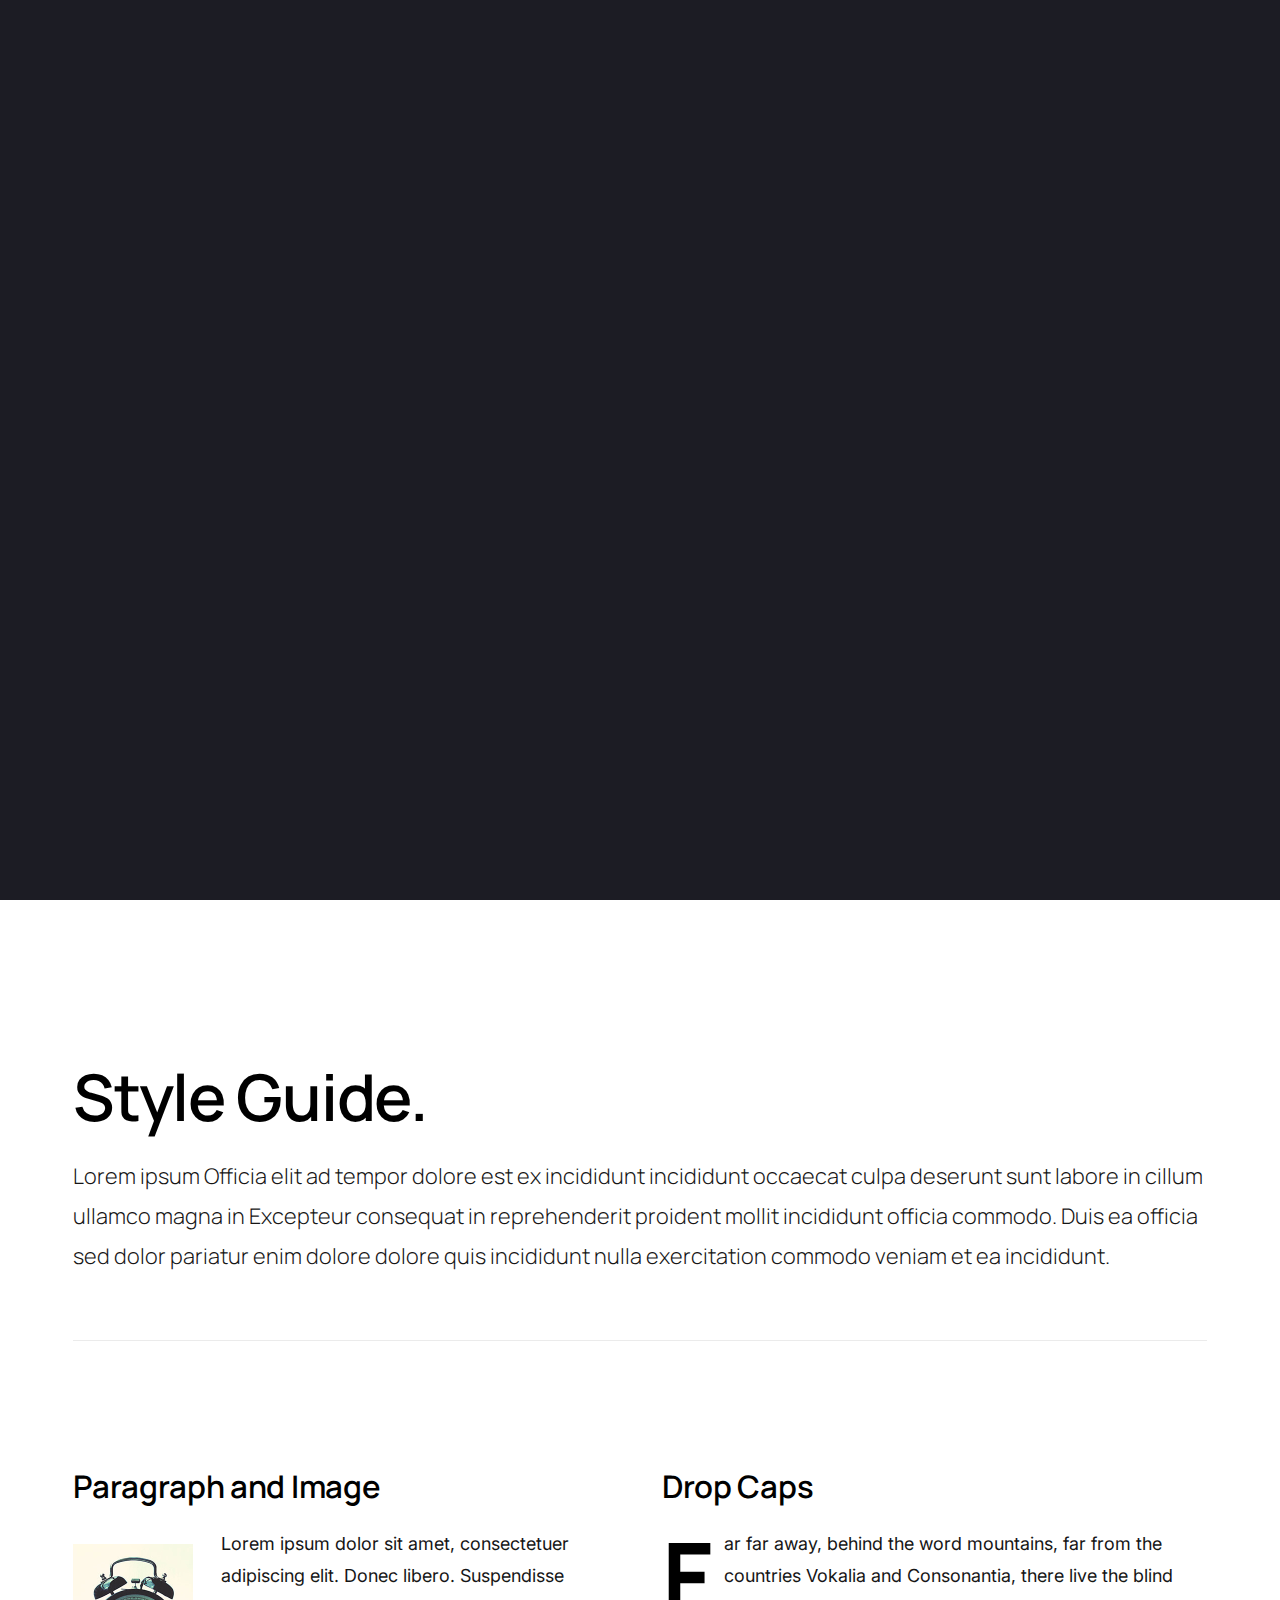
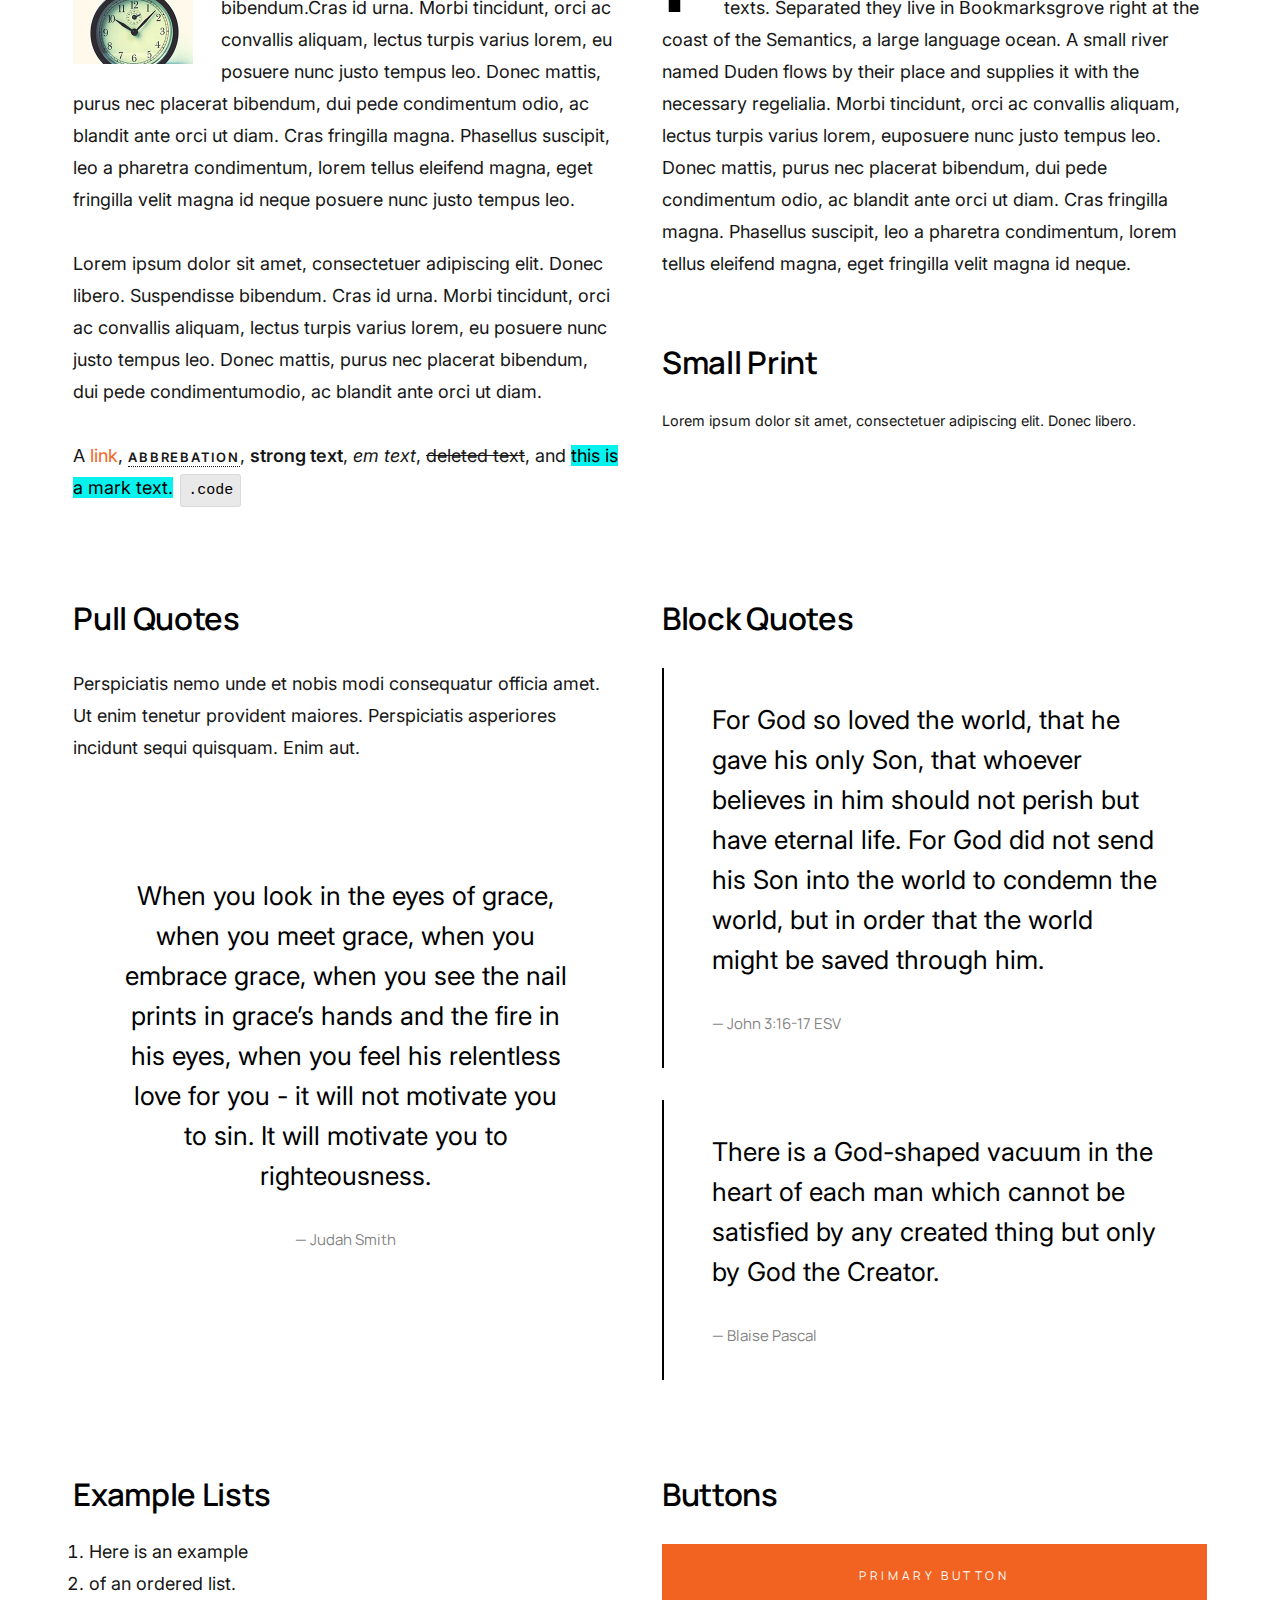
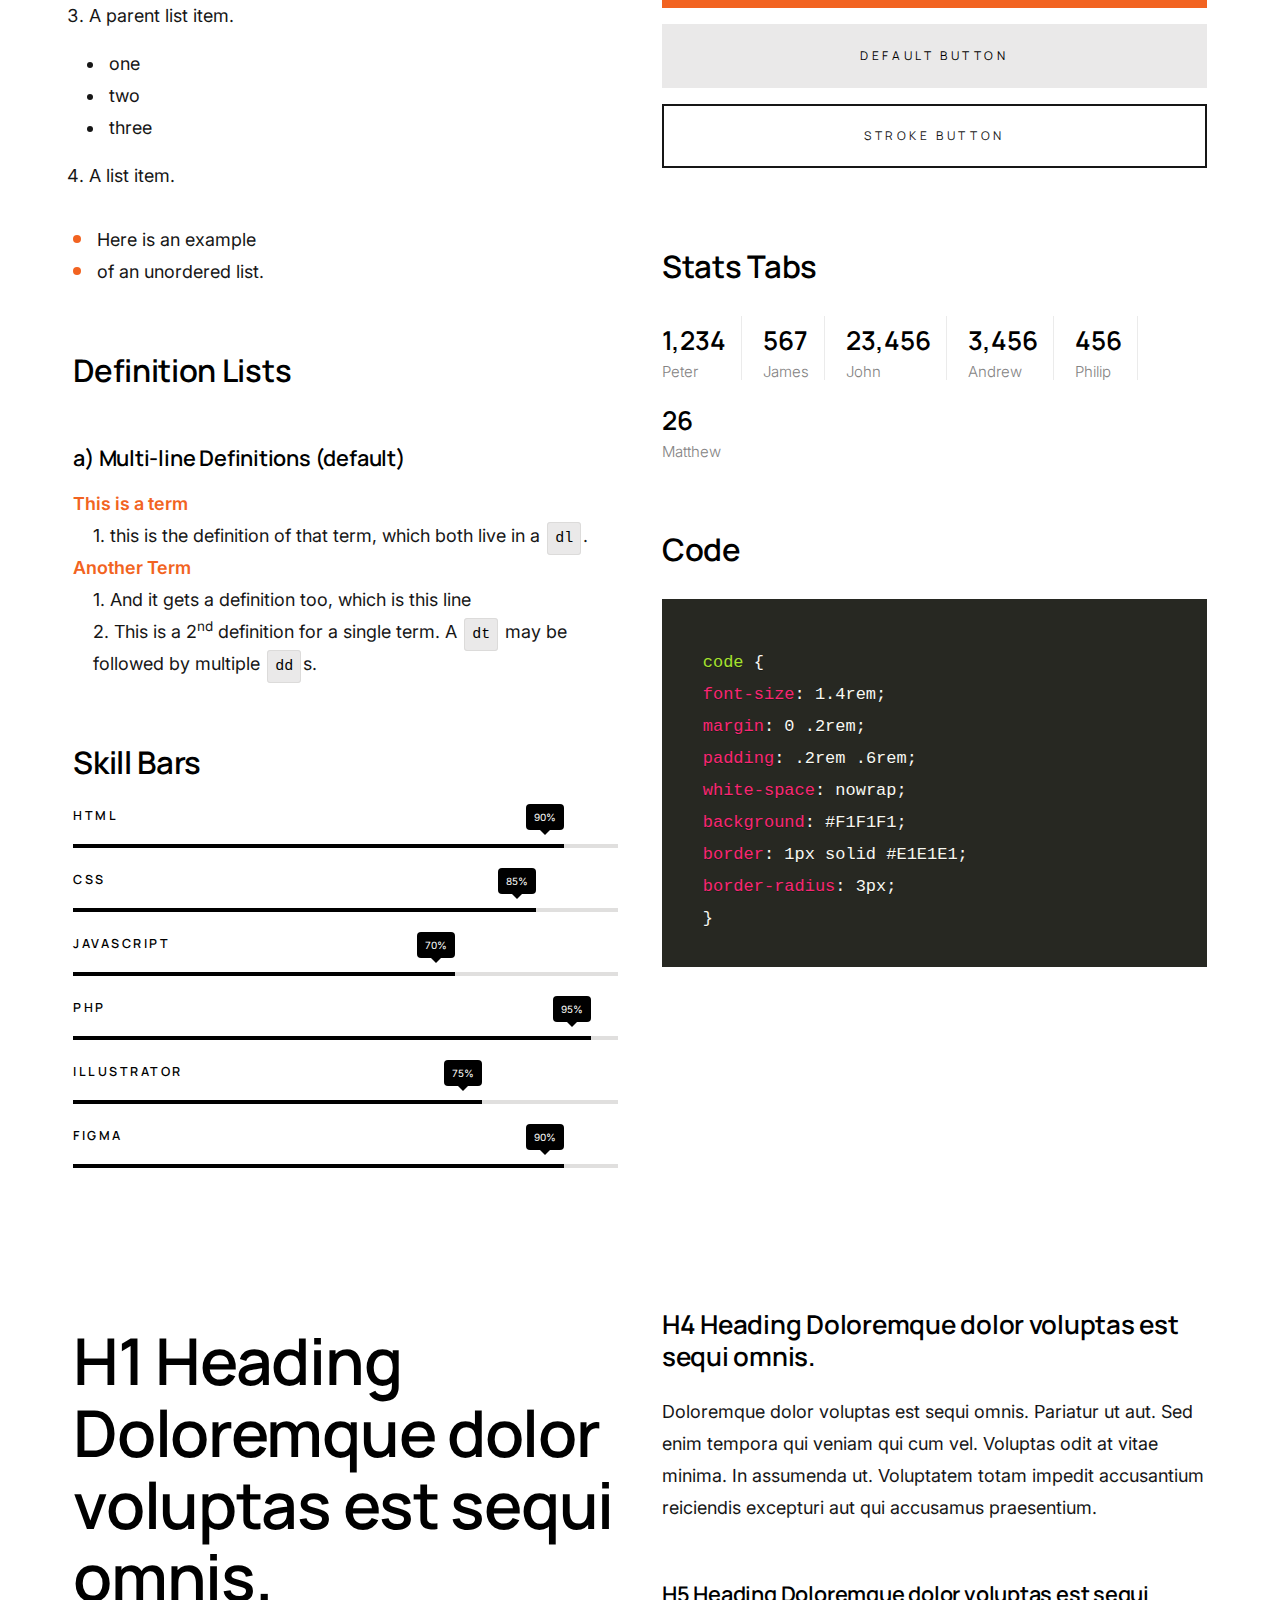
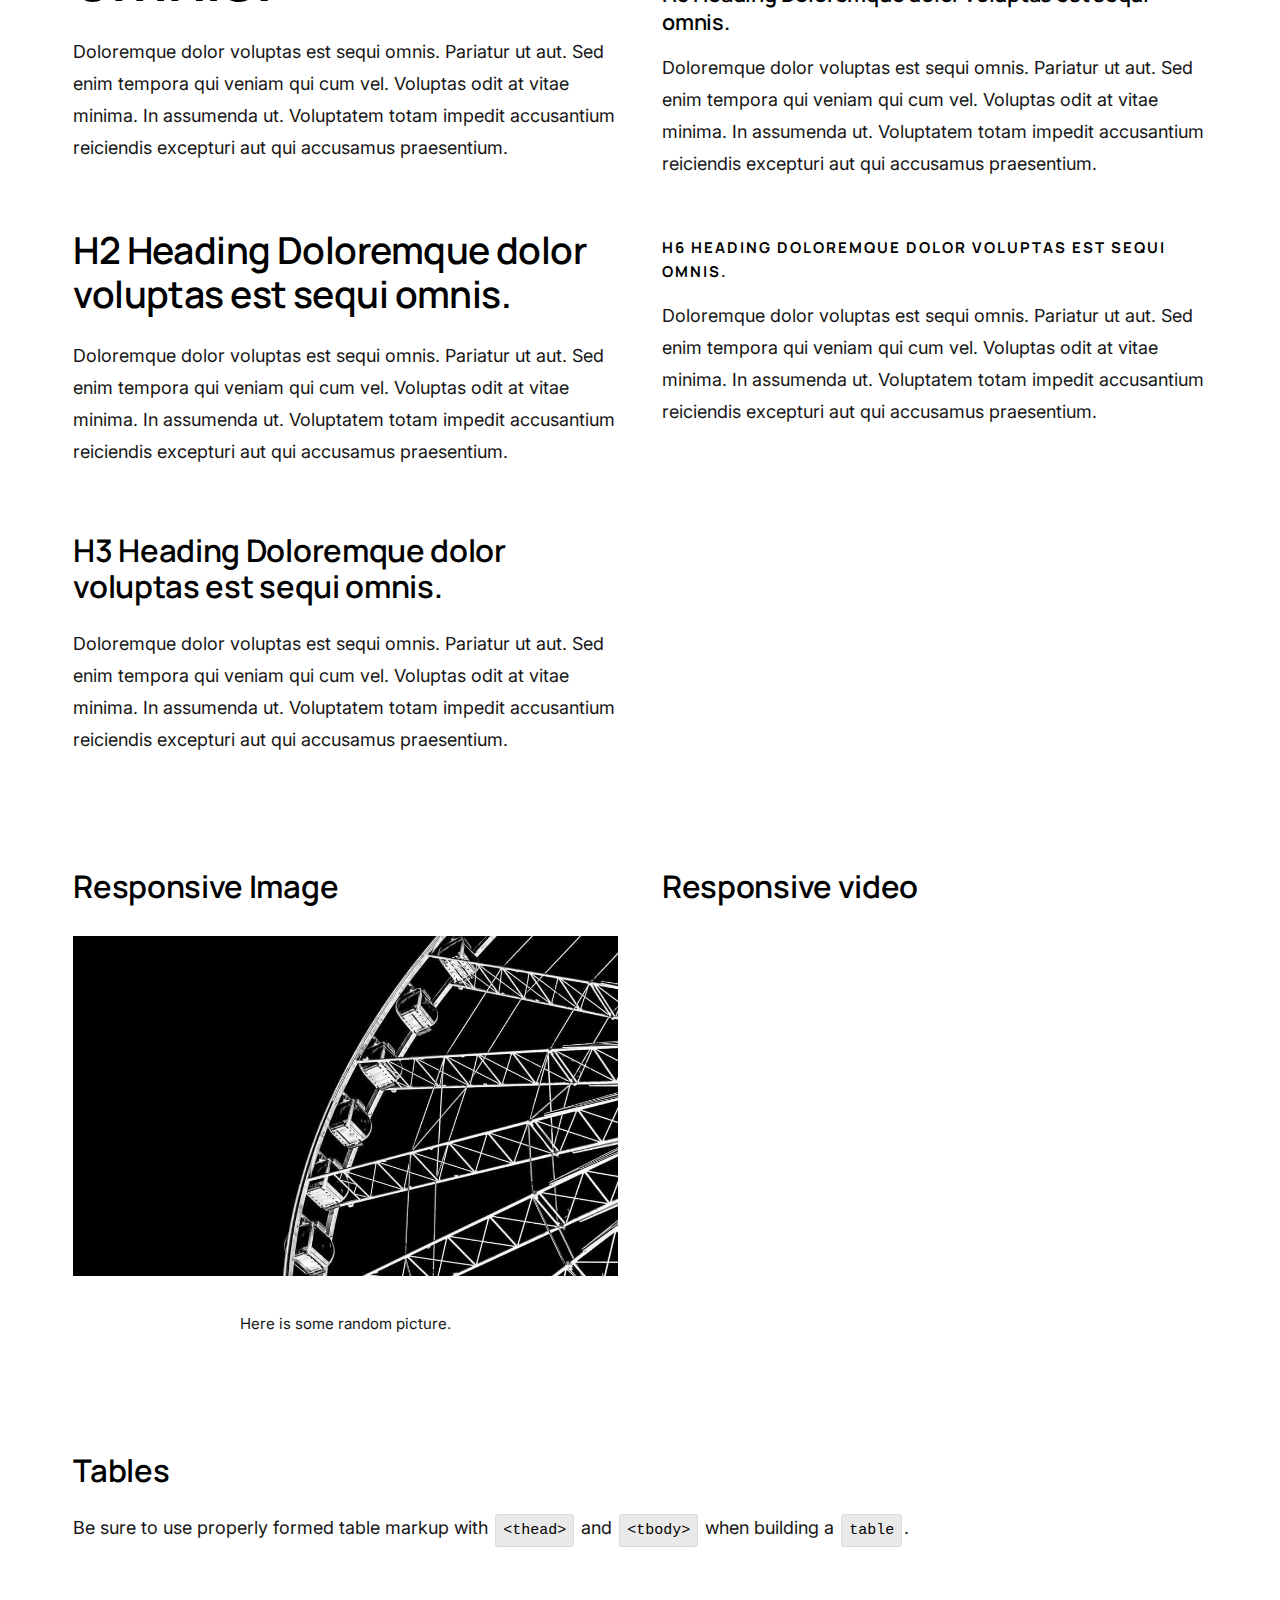
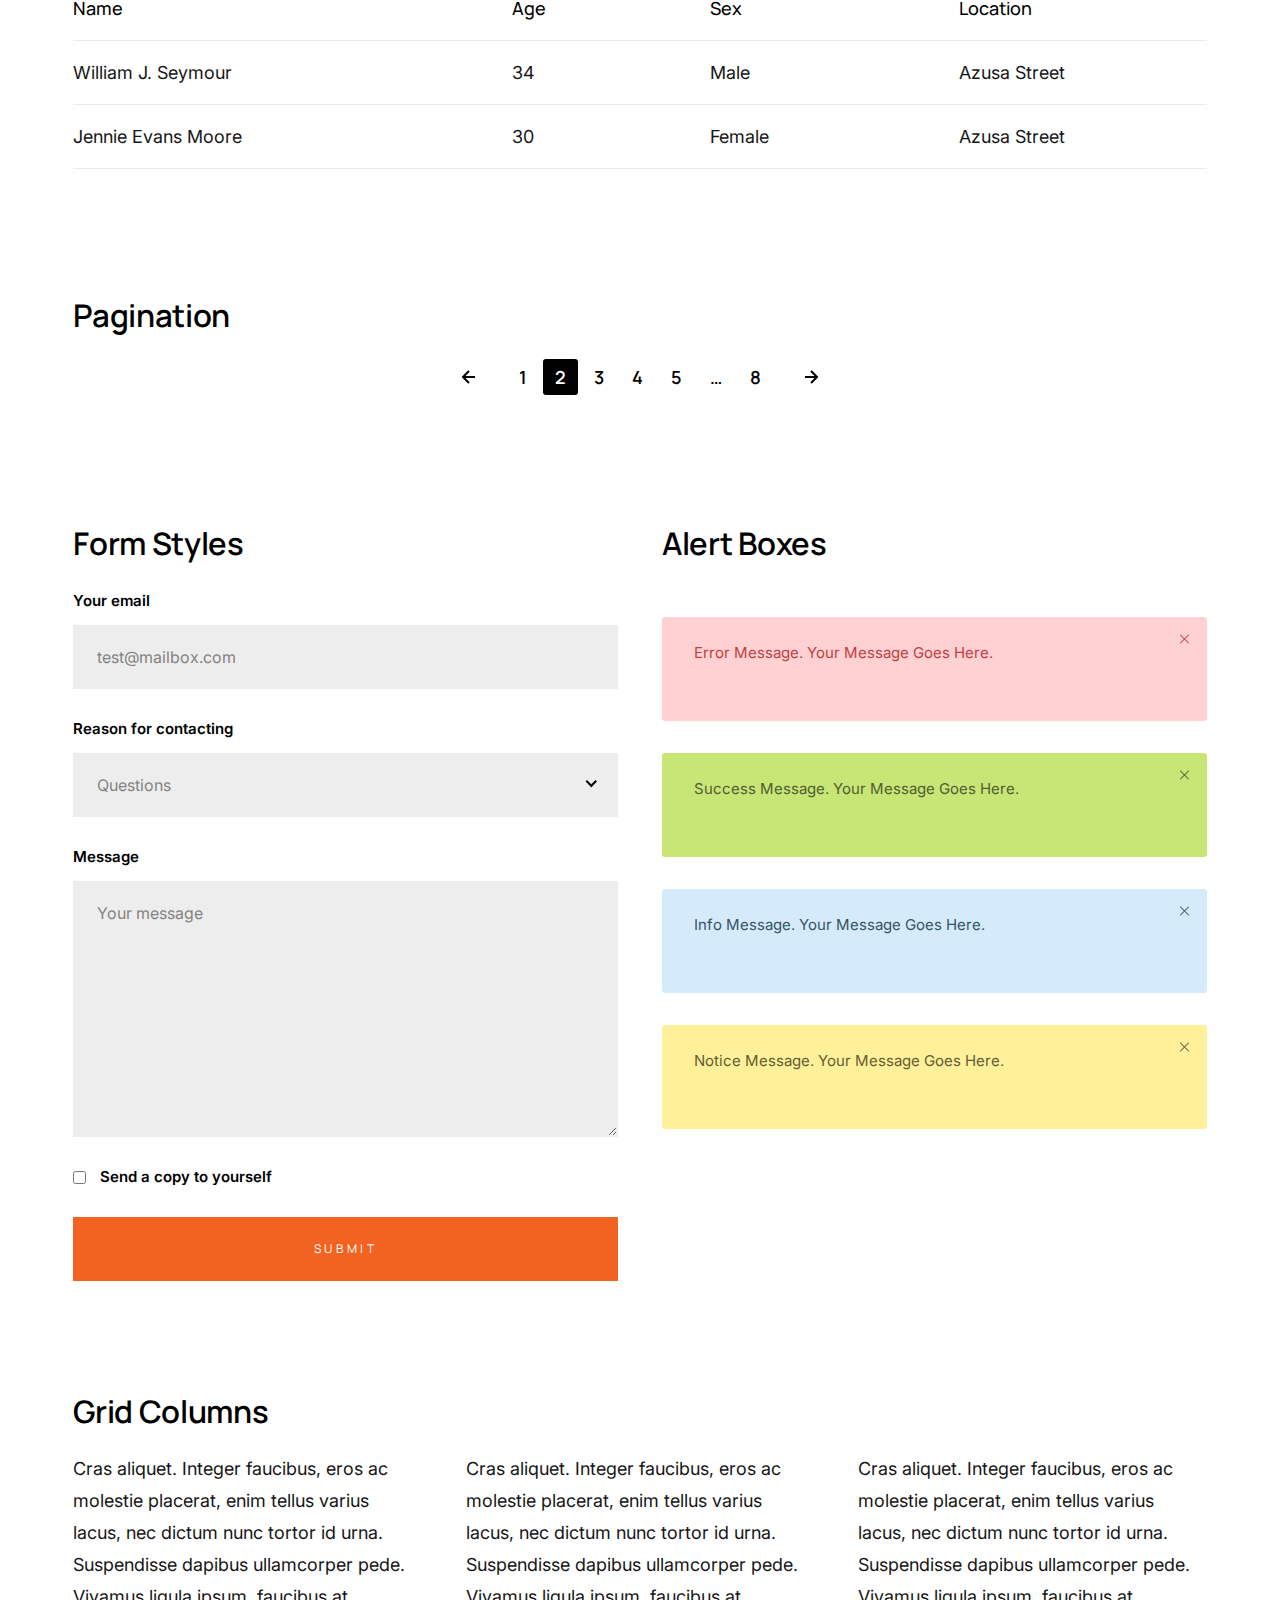
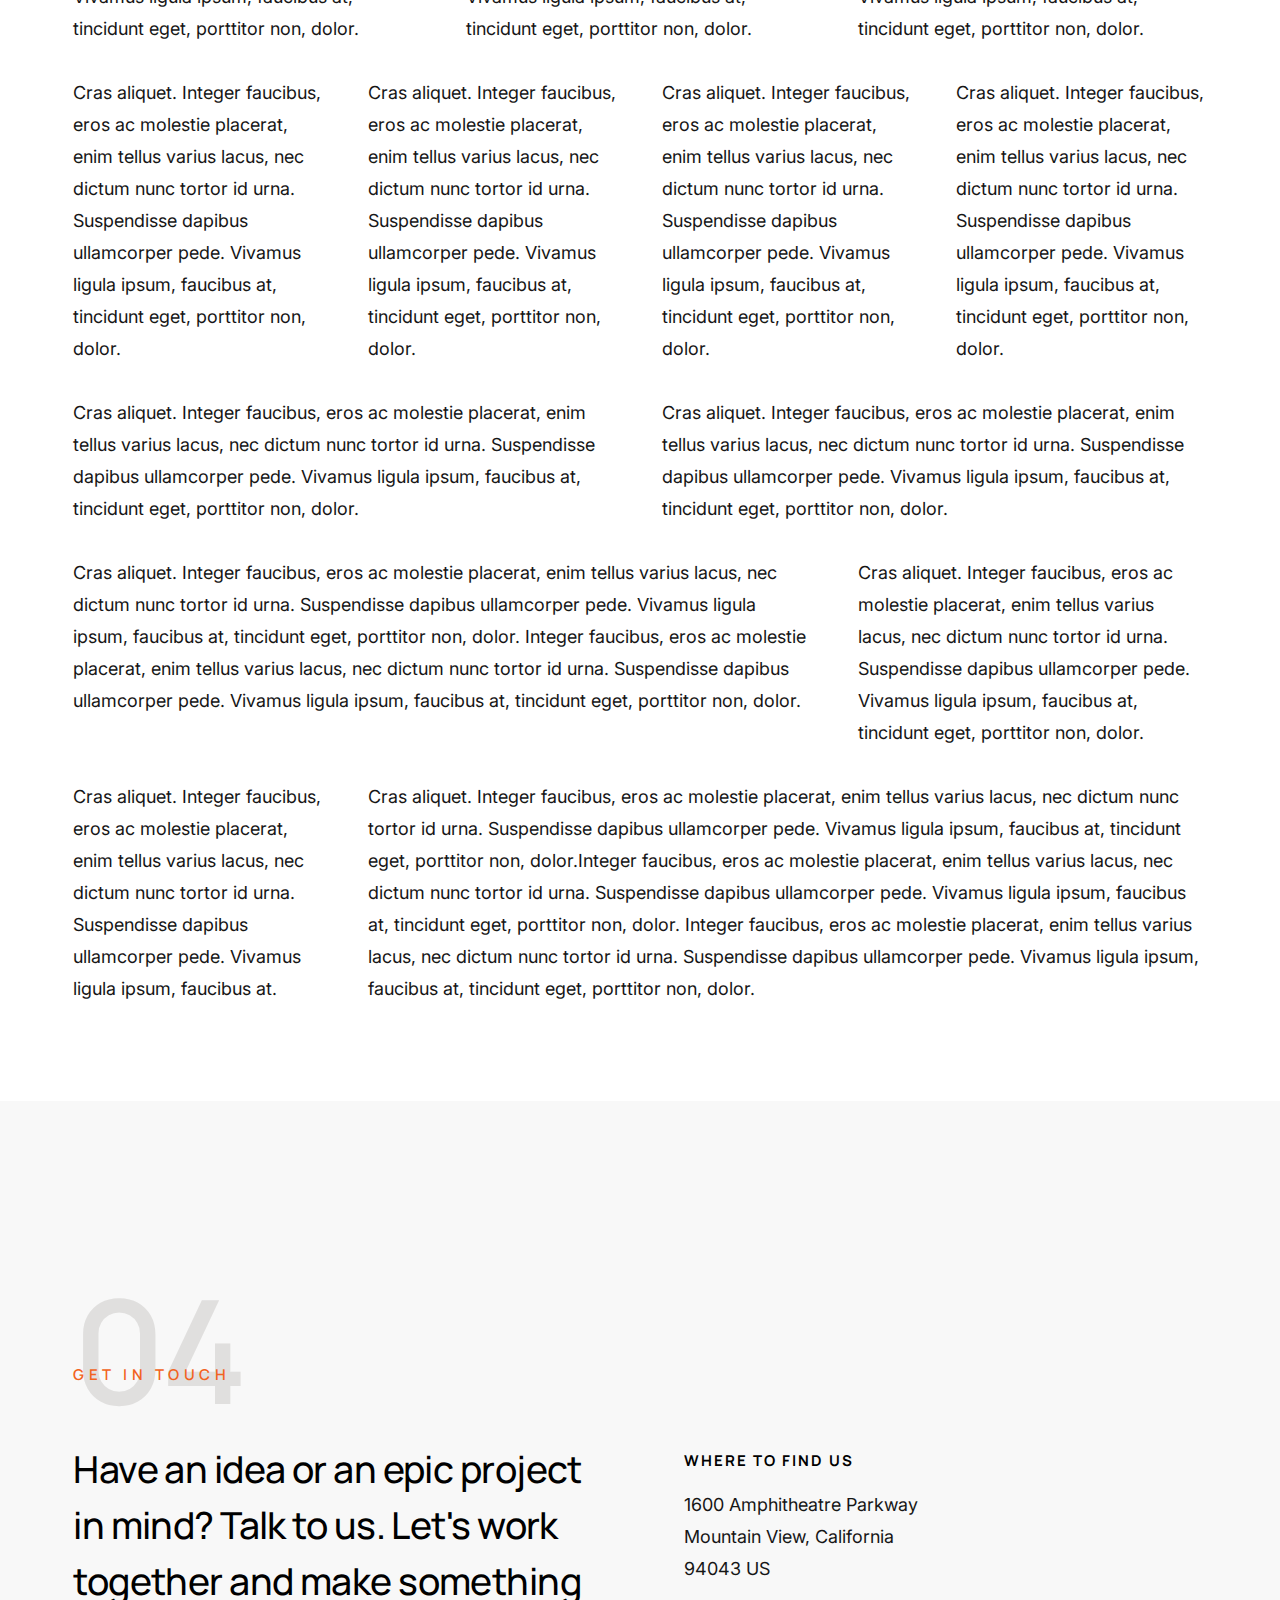
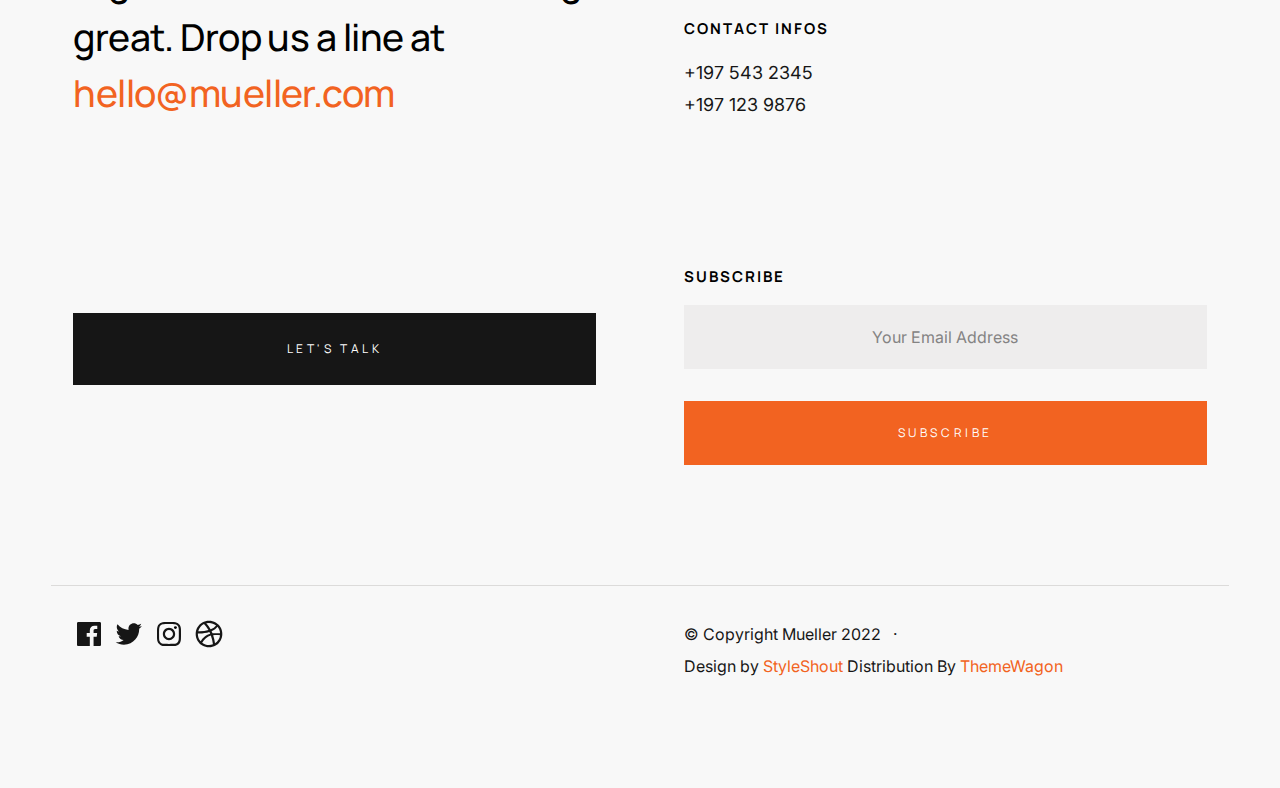
<file: styles.html>
<!DOCTYPE html>
<html lang="en" class="no-js" >
<head>

    <!--- basic page needs
    ================================================== -->
    <meta charset="utf-8">
    <meta name="viewport" content="width=device-width, initial-scale=1">
    <title>Mueller - Styles</title>

    <script>
        document.documentElement.classList.remove('no-js');
        document.documentElement.classList.add('js');
    </script>

    <!-- CSS
    ================================================== -->
    <link rel="stylesheet" href="css/vendor.css">
    <link rel="stylesheet" href="css/styles.css">

    <style type="text/css" media="screen">
        .s-styles {
            padding-top: var(--vspace-5);
            padding-bottom: var(--vspace-2);
            position: relative;
        }
        .s-styles .intro h1 {
            margin-top: 0;
        }
    </style>

    <!-- favicons
    ================================================== -->
    <link rel="apple-touch-icon" sizes="180x180" href="apple-touch-icon.png">
    <link rel="icon" type="image/png" sizes="32x32" href="favicon-32x32.png">
    <link rel="icon" type="image/png" sizes="16x16" href="favicon-16x16.png">
    <link rel="manifest" href="site.webmanifest">

</head>


<body id="top">


    <!-- preloader
    ================================================== -->
    <div id="preloader">
        <div id="loader"></div>
    </div>


    <!-- page wrap
    ================================================== -->
    <div id="page" class="s-pagewrap">


        <!-- # site header 
        ================================================== -->
        <header class="s-header">

            <div class="row s-header__inner">

                <div class="s-header__block">
                    <div class="s-header__logo">
                        <a class="logo" href="index.html">
                            <img src="images/logo.svg" alt="Homepage">
                        </a>
                    </div>

                    <a class="s-header__menu-toggle" href="#0"><span>Menu</span></a>
                </div> <!-- end s-header__block -->

                <nav class="s-header__nav">
    
                    <ul class="s-header__menu-links">
                        <li class="current"><a href="#intro" class="smoothscroll">Intro</a></li>
                        <li><a href="index.html#about">About</a></li>
                        <li><a href="index.html#services">Services</a></li>
                        <li><a href="index.html#folio">Work</a></li>
                        <li><a href="#footer" class="smoothscroll">Contact</a></li>
                    </ul> <!-- s-header__menu-links -->

                    <ul class="s-header__social">
                        <li>
                            <a href="">
                                <svg xmlns="http://www.w3.org/2000/svg" width="24" height="24" viewBox="0 0 24 24" style="fill:rgba(0, 0, 0, 1);transform:;-ms-filter:"><path d="M20,3H4C3.447,3,3,3.448,3,4v16c0,0.552,0.447,1,1,1h8.615v-6.96h-2.338v-2.725h2.338v-2c0-2.325,1.42-3.592,3.5-3.592 c0.699-0.002,1.399,0.034,2.095,0.107v2.42h-1.435c-1.128,0-1.348,0.538-1.348,1.325v1.735h2.697l-0.35,2.725h-2.348V21H20 c0.553,0,1-0.448,1-1V4C21,3.448,20.553,3,20,3z"></path></svg>
                                <span class="u-screen-reader-text">Facebook</span>
                            </a>
                        </li>
                        <li>
                            <a href="">
                                <svg xmlns="http://www.w3.org/2000/svg" width="24" height="24" viewBox="0 0 24 24" style="fill:rgba(0, 0, 0, 1);transform:;-ms-filter:"><path d="M19.633,7.997c0.013,0.175,0.013,0.349,0.013,0.523c0,5.325-4.053,11.461-11.46,11.461c-2.282,0-4.402-0.661-6.186-1.809 c0.324,0.037,0.636,0.05,0.973,0.05c1.883,0,3.616-0.636,5.001-1.721c-1.771-0.037-3.255-1.197-3.767-2.793 c0.249,0.037,0.499,0.062,0.761,0.062c0.361,0,0.724-0.05,1.061-0.137c-1.847-0.374-3.23-1.995-3.23-3.953v-0.05 c0.537,0.299,1.16,0.486,1.82,0.511C3.534,9.419,2.823,8.184,2.823,6.787c0-0.748,0.199-1.434,0.548-2.032 c1.983,2.443,4.964,4.04,8.306,4.215c-0.062-0.3-0.1-0.611-0.1-0.923c0-2.22,1.796-4.028,4.028-4.028 c1.16,0,2.207,0.486,2.943,1.272c0.91-0.175,1.782-0.512,2.556-0.973c-0.299,0.935-0.936,1.721-1.771,2.22 c0.811-0.088,1.597-0.312,2.319-0.624C21.104,6.712,20.419,7.423,19.633,7.997z"></path></svg>
                                <span class="u-screen-reader-text">Twitter</span>
                            </a>
                        </li>
                        <li>
                            <a href="">
                                <svg xmlns="http://www.w3.org/2000/svg" width="24" height="24" viewBox="0 0 24 24" style="fill:rgba(0, 0, 0, 1);transform:;-ms-filter:"><path d="M11.999,7.377c-2.554,0-4.623,2.07-4.623,4.623c0,2.554,2.069,4.624,4.623,4.624c2.552,0,4.623-2.07,4.623-4.624 C16.622,9.447,14.551,7.377,11.999,7.377L11.999,7.377z M11.999,15.004c-1.659,0-3.004-1.345-3.004-3.003 c0-1.659,1.345-3.003,3.004-3.003s3.002,1.344,3.002,3.003C15.001,13.659,13.658,15.004,11.999,15.004L11.999,15.004z"></path><circle cx="16.806" cy="7.207" r="1.078"></circle><path d="M20.533,6.111c-0.469-1.209-1.424-2.165-2.633-2.632c-0.699-0.263-1.438-0.404-2.186-0.42 c-0.963-0.042-1.268-0.054-3.71-0.054s-2.755,0-3.71,0.054C7.548,3.074,6.809,3.215,6.11,3.479C4.9,3.946,3.945,4.902,3.477,6.111 c-0.263,0.7-0.404,1.438-0.419,2.186c-0.043,0.962-0.056,1.267-0.056,3.71c0,2.442,0,2.753,0.056,3.71 c0.015,0.748,0.156,1.486,0.419,2.187c0.469,1.208,1.424,2.164,2.634,2.632c0.696,0.272,1.435,0.426,2.185,0.45 c0.963,0.042,1.268,0.055,3.71,0.055s2.755,0,3.71-0.055c0.747-0.015,1.486-0.157,2.186-0.419c1.209-0.469,2.164-1.424,2.633-2.633 c0.263-0.7,0.404-1.438,0.419-2.186c0.043-0.962,0.056-1.267,0.056-3.71s0-2.753-0.056-3.71C20.941,7.57,20.801,6.819,20.533,6.111z M19.315,15.643c-0.007,0.576-0.111,1.147-0.311,1.688c-0.305,0.787-0.926,1.409-1.712,1.711c-0.535,0.199-1.099,0.303-1.67,0.311 c-0.95,0.044-1.218,0.055-3.654,0.055c-2.438,0-2.687,0-3.655-0.055c-0.569-0.007-1.135-0.112-1.669-0.311 c-0.789-0.301-1.414-0.923-1.719-1.711c-0.196-0.534-0.302-1.099-0.311-1.669c-0.043-0.95-0.053-1.218-0.053-3.654 c0-2.437,0-2.686,0.053-3.655c0.007-0.576,0.111-1.146,0.311-1.687c0.305-0.789,0.93-1.41,1.719-1.712 c0.534-0.198,1.1-0.303,1.669-0.311c0.951-0.043,1.218-0.055,3.655-0.055c2.437,0,2.687,0,3.654,0.055 c0.571,0.007,1.135,0.112,1.67,0.311c0.786,0.303,1.407,0.925,1.712,1.712c0.196,0.534,0.302,1.099,0.311,1.669 c0.043,0.951,0.054,1.218,0.054,3.655c0,2.436,0,2.698-0.043,3.654H19.315z"></path></svg>
                                <span class="u-screen-reader-text">Instagram</span>
                            </a>
                        </li>
                        <li>
                            <a href="">
                                <svg xmlns="http://www.w3.org/2000/svg" width="24" height="24" viewBox="0 0 24 24" style="fill: rgba(0, 0, 0, 1);transform: ;msFilter:;"><path d="M20.66 6.98a9.932 9.932 0 0 0-3.641-3.64C15.486 2.447 13.813 2 12 2s-3.486.447-5.02 1.34c-1.533.893-2.747 2.107-3.64 3.64S2 10.187 2 12s.446 3.487 1.34 5.02a9.924 9.924 0 0 0 3.641 3.64C8.514 21.553 10.187 22 12 22s3.486-.447 5.02-1.34a9.932 9.932 0 0 0 3.641-3.64C21.554 15.487 22 13.813 22 12s-.446-3.487-1.34-5.02zM12 3.66c2 0 3.772.64 5.32 1.919-.92 1.174-2.286 2.14-4.1 2.9-1.002-1.813-2.088-3.327-3.261-4.54A7.715 7.715 0 0 1 12 3.66zM5.51 6.8a8.116 8.116 0 0 1 2.711-2.22c1.212 1.201 2.325 2.7 3.34 4.5-2 .6-4.114.9-6.341.9-.573 0-1.006-.013-1.3-.04A8.549 8.549 0 0 1 5.51 6.8zM3.66 12c0-.054.003-.12.01-.2.007-.08.01-.146.01-.2.254.014.641.02 1.161.02 2.666 0 5.146-.367 7.439-1.1.187.373.381.793.58 1.26-1.32.293-2.674 1.006-4.061 2.14S6.4 16.247 5.76 17.5c-1.4-1.587-2.1-3.42-2.1-5.5zM12 20.34c-1.894 0-3.594-.587-5.101-1.759.601-1.187 1.524-2.322 2.771-3.401 1.246-1.08 2.483-1.753 3.71-2.02a29.441 29.441 0 0 1 1.56 6.62 8.166 8.166 0 0 1-2.94.56zm7.08-3.96a8.351 8.351 0 0 1-2.58 2.621c-.24-2.08-.7-4.107-1.379-6.081.932-.066 1.765-.1 2.5-.1.799 0 1.686.034 2.659.1a8.098 8.098 0 0 1-1.2 3.46zm-1.24-5c-1.16 0-2.233.047-3.22.14a27.053 27.053 0 0 0-.68-1.62c2.066-.906 3.532-2.006 4.399-3.3 1.2 1.414 1.854 3.027 1.96 4.84-.812-.04-1.632-.06-2.459-.06z"></path></svg>
                                <span class="u-screen-reader-text">Dribbble</span>
                            </a>
                        </li>
                    </ul> <!-- s-header__social -->
    
                </nav> <!-- end s-header__nav -->

            </div> <!-- end s-header__inner -->

        </header> <!-- end s-header -->


        <!-- # site-content
        ================================================== -->
        <section id="content" class="s-content">


            <!-- intro
            ----------------------------------------------- -->
            <section id="intro" class="s-intro target-section">

                <div class="s-intro__bg"></div>

                <div class="row s-intro__content">

                    <div class="s-intro__content-bg"></div>

                    <div class="column lg-12 s-intro__content-inner">
                        
                        <h1 class="s-intro__content-title">
                        We provide creative <br>
                        solutions to turn your <br>
                        ideas into digital reality.
                        </h1>

                        <div class="s-intro__content-buttons">
                            <a href="#download" class="btn btn--stroke s-intro__content-btn smoothscroll">More About Us</a>
                            <a href="https://player.vimeo.com/video/14592941?color=f26522&title=0&byline=0&portrait=0" class="s-intro__content-video-btn">
                                <svg xmlns="http://www.w3.org/2000/svg" width="24" height="24" viewBox="0 0 24 24" style="fill: rgba(0, 0, 0, 1);transform: ;msFilter:;"><path d="M7 6v12l10-6z"></path></svg>
                            </a>
                        </div>
                        
                    </div> <!-- s-intro__content-inner -->

                </div> <!-- s-intro__content -->

                <div class="s-intro__scroll-down">
                    <a href="#styles" class="smoothscroll">
                        <span>Scroll Down</span>
                    </a>
                </div> <!-- s-intro__scroll-down -->

            </section> <!-- end s-intro -->


            <!-- styles
            ----------------------------------------------- -->
            <div id="styles" class="s-styles">

                <div class="row">

                    <div class="column lg-12 intro">

                        <h1>Style Guide.</h1>

                        <p class="lead">Lorem ipsum Officia elit ad tempor dolore est ex incididunt incididunt occaecat culpa deserunt 
                        sunt labore in cillum ullamco magna in Excepteur consequat in reprehenderit proident mollit incididunt officia commodo.
                        Duis ea officia sed dolor pariatur enim dolore dolore quis incididunt nulla exercitation commodo veniam et ea incididunt.
                        </p>

                        <hr>
                    </div>

                </div> <!-- end row -->

                <div class="row">

                    <div class="column lg-6 tab-12">

                        <h3>Paragraph and Image</h3>

                        <p><a href="#"><img width="120" height="120" class="u-pull-left" alt="sample-image" src="images/sample-image.jpg"></a>
                        Lorem ipsum dolor sit amet, consectetuer adipiscing elit. Donec libero. Suspendisse bibendum.Cras id urna. Morbi 
                        tincidunt, orci ac convallis aliquam, lectus turpis varius lorem, eu posuere nunc justo tempus leo. Donec mattis, 
                        purus nec placerat bibendum, dui pede condimentum odio, ac blandit ante orci ut diam. Cras fringilla magna. 
                        Phasellus suscipit, leo a pharetra condimentum, lorem tellus eleifend magna, eget fringilla velit magna id 
                        neque posuere nunc justo tempus leo. </p>

                        <p>
                        Lorem ipsum dolor sit amet, consectetuer adipiscing elit. Donec libero. Suspendisse bibendum. Cras id urna. 
                        Morbi tincidunt, orci ac convallis aliquam, lectus turpis varius lorem, eu posuere nunc justo tempus leo. 
                        Donec mattis, purus nec placerat bibendum, dui pede condimentumodio, ac blandit ante orci ut diam.	
                        </p>

                        <p>A <a href="#">link</a>,
                        <abbr title="this really isn't a very good description">abbrebation</abbr>,
                        <strong>strong text</strong>,
                        <em>em text</em>,
                        <del>deleted text</del>, and
                        <mark>this is a mark text.</mark>
                        <code>.code</code>
                        </p>

                    </div>

                    <div class="column lg-6 tab-12">

                        <h3>Drop Caps</h3>

                        <p class="drop-cap">Far far away, behind the word mountains, far from the countries Vokalia and Consonantia,
                        there live the blind texts. Separated they live in Bookmarksgrove right at the coast of the
                        Semantics, a large language ocean. A small river named Duden flows by their place and supplies it with the 
                        necessary regelialia. Morbi tincidunt, orci ac convallis aliquam, lectus turpis varius lorem, 
                        euposuere nunc justo tempus leo. Donec mattis, purus nec placerat bibendum, dui pede condimentum odio, 
                        ac blandit ante orci ut diam. Cras fringilla magna. Phasellus suscipit, leo a pharetra condimentum, 
                        lorem tellus eleifend magna, eget fringilla velit magna id neque.
                        </p>

                        <h3>Small Print</h3>

                        <p><small>Lorem ipsum dolor sit amet, consectetuer adipiscing elit. Donec libero.</small></p>

                    </div>

                </div> <!-- end row -->

                <div class="row">

                    <div class="column lg-6 tab-12">

                        <h3 class="u-add-bottom">Pull Quotes</h3>

                        <p>
                        Perspiciatis nemo unde et nobis modi consequatur officia amet. Ut enim 
                        tenetur provident maiores. Perspiciatis asperiores incidunt sequi 
                        quisquam. Enim aut. 
                        </p>

                        <figure class="pull-quote">
                            <blockquote>
                                <p>
                                When you look in the eyes of grace, when you meet grace, 
                                when you embrace grace, when you see the nail prints in 
                                grace’s hands and the fire in his eyes, when you feel his 
                                relentless love for you - it will not motivate you to sin. 
                                It will motivate you to righteousness.
                                </p>

                                <footer>
                                    <cite>Judah Smith</cite>
                                </footer>
                            </blockquote>
                        </figure>


                    </div>

                    <div class="column lg-6 tab-12">

                        <h3 class="u-add-bottom">Block Quotes</h3>

                        <blockquote cite="http://where-i-got-my-info-from.com">
                            <p>
                            For God so loved the world, that he gave his only Son, that whoever believes in 
                            him should not perish but have eternal life. For God did not send his Son into 
                            the world to condemn the world, but in order that the world might be 
                            saved through him.
                            </p>

                            <footer>
                                <cite>
                                    <a href="#0">John 3:16-17 ESV</a>
                                </cite>
                            </footer>

                        </blockquote>

                        <blockquote>
                            <p>There is a God-shaped vacuum in the heart of each man which cannot be satisfied 
                            by any created thing but only by God the Creator.</p>

                            <footer>
                                <cite>Blaise Pascal</cite>
                            </footer>

                        </blockquote>

                    </div>

                </div> <!-- end row -->

                <div class="row u-add-half-bottom">

                    <div class="column lg-6 tab-12">

                        <h3>Example Lists</h3>

                        <ol>
                            <li>Here is an example</li>
                            <li>of an ordered list.</li>
                            <li>A parent list item.
                                <ul>
                                    <li>one</li>
                                    <li>two</li>
                                    <li>three</li>
                                </ul>
                                </li>
                                <li>A list item.</li>
                            </ol>

                        <ul class="disc">
                            <li>Here is an example</li>
                            <li>of an unordered list.</li>
                        </ul>

                        <h3>Definition Lists</h3>

                        <h5>a) Multi-line Definitions (default) </h5>

                        <dl class="dictionary-style">
                            <dt><strong>This is a term</strong></dt>
                                <dd>this is the definition of that term, which both live in a <code>dl</code>.</dd>
                            <dt><strong>Another Term</strong></dt>
                                <dd>And it gets a definition too, which is this line</dd>
                                <dd>This is a 2<sup>nd</sup> definition for a single term. A <code>dt</code> may be followed by multiple <code>dd</code>s.</dd>
                        </dl>

                        <h3 class="u-add-bottom">Skill Bars</h3>

                        <ul class="skill-bars">
                            <li>
                            <div class="progress percent90"><span>90%</span></div>
                            <strong>HTML</strong>
                            </li>
                            <li>
                            <div class="progress percent85"><span>85%</span></div>
                            <strong>CSS</strong>
                            </li>
                            <li>
                            <div class="progress percent70"><span>70%</span></div>
                            <strong>Javascript</strong>
                            </li>
                            <li>
                            <div class="progress percent95"><span>95%</span></div>
                            <strong>PHP</strong>
                            </li>
                            <li>
                            <div class="progress percent75"><span>75%</span></div>
                            <strong>Illustrator</strong>
                            </li>
                            <li>
                            <div class="progress percent90"><span>90%</span></div>
                            <strong>Figma</strong>
                            </li>
                        </ul>

                    </div>

                    <div class="column lg-6 tab-12">

                        <h3 class="u-add-bottom">Buttons</h3>

                        <p>
                            <a class="btn btn--primary u-fullwidth" href="#0">Primary Button</a>
                            <a class="btn u-fullwidth" href="#0">Default Button</a>
                            <a class="btn btn--stroke u-fullwidth" href="#0">Stroke Button</a>
                        </p>

                        <h3>Stats Tabs</h3>

                        <ul class="stats-tabs">
                            <li><a href="#0">1,234 <em>Peter</em></a></li>
                            <li><a href="#0">567 <em>James</em></a></li>
                            <li><a href="#0">23,456 <em>John</em></a></li>
                            <li><a href="#0">3,456 <em>Andrew</em></a></li>
                            <li><a href="#0">456 <em>Philip</em></a></li>
                            <li><a href="#0">26 <em>Matthew</em></a></li>
                        </ul>

                        <h3 class="u-add-bottom">Code</h3>

<pre><code class="language-css">
    code {
    font-size: 1.4rem;
    margin: 0 .2rem;
    padding: .2rem .6rem;
    white-space: nowrap;
    background: #F1F1F1;
    border: 1px solid #E1E1E1;	
    border-radius: 3px;
    }
</code></pre>

                    </div>

                </div> <!-- end row -->

                <div class="row u-add-half-bottom">

                    <div class="column lg-6 tab-12">
                            
                        <h1>H1 Heading Doloremque dolor voluptas est sequi omnis.</h1>
                        <p>Doloremque dolor voluptas est sequi omnis. Pariatur ut aut. Sed enim tempora qui veniam qui cum vel. 
                        Voluptas odit at vitae minima. In assumenda ut. Voluptatem totam impedit accusantium reiciendis excepturi aut qui accusamus praesentium.</p>

                        <h2>H2 Heading Doloremque dolor voluptas est sequi omnis.</h2>
                        <p>Doloremque dolor voluptas est sequi omnis. Pariatur ut aut. Sed enim tempora qui veniam qui cum vel. 
                        Voluptas odit at vitae minima. In assumenda ut. Voluptatem totam impedit accusantium reiciendis excepturi aut qui accusamus praesentium.</p>

                        <h3>H3 Heading Doloremque dolor voluptas est sequi omnis.</h3>
                        <p>Doloremque dolor voluptas est sequi omnis. Pariatur ut aut. Sed enim tempora qui veniam qui cum vel. 
                        Voluptas odit at vitae minima. In assumenda ut. Voluptatem totam impedit accusantium reiciendis excepturi aut qui accusamus praesentium.</p>

                        
                    </div>

                    <div class="column lg-6 tab-12">
                        <h4>H4 Heading Doloremque dolor voluptas est sequi omnis.</h4>
                        <p>Doloremque dolor voluptas est sequi omnis. Pariatur ut aut. Sed enim tempora qui veniam qui cum vel. 
                        Voluptas odit at vitae minima. In assumenda ut. Voluptatem totam impedit accusantium reiciendis excepturi aut qui accusamus praesentium.</p>

                        <h5>H5 Heading Doloremque dolor voluptas est sequi omnis.</h5>
                        <p>Doloremque dolor voluptas est sequi omnis. Pariatur ut aut. Sed enim tempora qui veniam qui cum vel. 
                        Voluptas odit at vitae minima. In assumenda ut. Voluptatem totam impedit accusantium reiciendis excepturi aut qui accusamus praesentium.</p>

                        <h6>H6 Heading Doloremque dolor voluptas est sequi omnis.</h6>
                        <p>Doloremque dolor voluptas est sequi omnis. Pariatur ut aut. Sed enim tempora qui veniam qui cum vel. 
                        Voluptas odit at vitae minima. In assumenda ut. Voluptatem totam impedit accusantium reiciendis excepturi aut qui accusamus praesentium.</p>
            
                        
                    </div>

                </div> <!-- end row -->

                <div class="row u-add-half-bottom">

                    <div class="column lg-6 tab-12">

                        <h3 class="u-add-bottom">Responsive Image</h3>

                        <figure>
                            <img src="images/wheel-500.jpg" 
                            srcset="images/wheel-1000.jpg 1000w, 
                            images/wheel-500.jpg 500w" 
                            sizes="(max-width: 1000px) 100vw, 1000px" alt="">

                            <figcaption>
                                Here is some random picture.
                            </figcaption>
                        </figure>

                    </div>

                    <div class="column lg-6 tab-12">

                        <h3 class="u-add-bottom">Responsive video</h3>

                        <div class="video-container">
                        <iframe src="https://player.vimeo.com/video/14592941?color=00a650&title=0&byline=0&portrait=0" width="500" height="281" frameborder="0" webkitallowfullscreen mozallowfullscreen allowfullscreen></iframe> 
                        </div>

                    </div>
                    
                </div> <!-- end row -->

                <div class="row u-add-bottom">

                    <div class="column lg-12">

                        <h3>Tables</h3>
                        <p>Be sure to use properly formed table markup with <code>&lt;thead&gt;</code> and <code>&lt;tbody&gt;</code> when building a <code>table</code>.</p>

                        <div class="table-responsive">

                            <table>
                                    <thead>
                                    <tr>
                                        <th>Name</th>
                                        <th>Age</th>
                                        <th>Sex</th>
                                        <th>Location</th>
                                    </tr>
                                    </thead>
                                    <tbody>
                                    <tr>
                                        <td>William J. Seymour</td>
                                        <td>34</td>
                                        <td>Male</td>
                                        <td>Azusa Street</td>
                                    </tr>
                                    <tr>
                                        <td>Jennie Evans Moore</td>
                                        <td>30</td>
                                        <td>Female</td>
                                        <td>Azusa Street</td>
                                    </tr>
                                    </tbody>
                            </table>

                        </div>

                    </div>
                    
                </div> <!-- end row -->

                <div class="row">

                    <div class="column lg-12">
                        <h3>Pagination</h3>

                        <nav class="pgn">
                            <ul>
                                <li>
                                    <a class="pgn__prev" href="#0">
                                        <svg xmlns="http://www.w3.org/2000/svg" width="24" height="24" viewBox="0 0 24 24"><path d="M12.707 17.293L8.414 13H18v-2H8.414l4.293-4.293-1.414-1.414L4.586 12l6.707 6.707z"/></svg>
                                    </a>
                                </li>
                                <li><a class="pgn__num" href="#0">1</a></li>
                                <li><span class="pgn__num current">2</span></li>
                                <li><a class="pgn__num" href="#0">3</a></li>
                                <li><a class="pgn__num" href="#0">4</a></li>
                                <li><a class="pgn__num" href="#0">5</a></li>
                                <li><span class="pgn__num dots">…</span></li>
                                <li><a class="pgn__num" href="#0">8</a></li>
                                <li>
                                    <a class="pgn__next" href="#0">
                                        <svg xmlns="http://www.w3.org/2000/svg" width="24" height="24" viewBox="0 0 24 24"><path d="M11.293 17.293l1.414 1.414L19.414 12l-6.707-6.707-1.414 1.414L15.586 11H6v2h9.586z"/></svg>
                                    </a>
                                </li>
                            </ul>
                        </nav>

                    </div>

                </div> <!-- end row -->

                <div class="row">

                    <div class="column lg-6 tab-12">

                        <h3 class="u-add-bottom">Form Styles</h3>

                        <form>
                            <div>
                                <label for="sampleInput">Your email</label>
                                <input class="u-fullwidth" type="email" placeholder="test@mailbox.com" id="sampleInput">
                            </div>
                            <div>
                                <label for="sampleRecipientInput">Reason for contacting</label>
                                <div class="ss-custom-select">
                                    <select class="u-fullwidth" id="sampleRecipientInput">
                                        <option value="Option 1">Questions</option>
                                        <option value="Option 2">Report</option>
                                        <option value="Option 3">Others</option>
                                    </select>
                                </div>
                            </div>
                            
                            <label for="exampleMessage">Message</label>
                            <textarea class="u-fullwidth" placeholder="Your message" id="exampleMessage"></textarea>

                            <label class="u-add-bottom">
                                <input type="checkbox">
                                <span class="label-text">Send a copy to yourself</span>
                            </label>
                        
                            <input class="btn--primary u-fullwidth" type="submit" value="Submit">
                        </form>

                    </div>

                    <div class="column lg-6 tab-12">

                        <h3>Alert Boxes</h3>

                        <br>
                        
                        <div class="alert-box alert-box--error">
                            <p>Error Message. Your Message Goes Here.</p>
                            <span class="alert-box__close"></span>
                        </div><!-- end error -->
                                
                        <div class="alert-box alert-box--success">
                            <p>Success Message. Your Message Goes Here.</p>
                            <span class="alert-box__close"></span>
                        </div><!-- end success -->
                                
                        <div class="alert-box alert-box--info">
                            <p>Info Message. Your Message Goes Here.</p>
                            <span class="alert-box__close"></span>
                        </div><!-- end info -->
                                
                        <div class="alert-box alert-box--notice">
                            <p>Notice Message. Your Message Goes Here.</p>
                            <span class="alert-box__close"></span>
                        </div><!-- end notice -->
                    
                    </div>

                </div> <!-- end row -->

                <div class="row">

                    <div class="lg-12 column">
                        <h3>Grid Columns</h3>
                    </div>
        
                </div> <!-- Row End-->
        
                <!--<h4>1/3 Columns</h4>  -->
        
                <div class="row">
        
                    <div class="lg-4 mob-12 column">
                        <p>
                        Cras aliquet. Integer faucibus, eros ac molestie placerat, enim tellus varius lacus,
                        nec dictum nunc tortor id urna. Suspendisse dapibus ullamcorper pede. Vivamus ligula ipsum,
                        faucibus at, tincidunt eget, porttitor non, dolor. 
                        </p>
                    </div>
        
                    <div class="lg-4 mob-12 column">
                        <p>
                        Cras aliquet. Integer faucibus, eros ac molestie placerat, enim tellus varius lacus,
                        nec dictum nunc tortor id urna. Suspendisse dapibus ullamcorper pede. Vivamus ligula ipsum,
                        faucibus at, tincidunt eget, porttitor non, dolor. 
                        </p>
                    </div>
        
                    <div class="lg-4 mob-12 column">
                        <p>
                        Cras aliquet. Integer faucibus, eros ac molestie placerat, enim tellus varius lacus,
                        nec dictum nunc tortor id urna. Suspendisse dapibus ullamcorper pede. Vivamus ligula ipsum,
                        faucibus at, tincidunt eget, porttitor non, dolor. 
                        </p>
                    </div>
        
                </div>
        
                <!--<h4>1/4 Columns</h4>  -->
        
                <div class="row">
        
                    <div class="lg-3 tab-6 mob-12 column">
                        <p>
                        Cras aliquet. Integer faucibus, eros ac molestie placerat, enim tellus varius lacus,
                        nec dictum nunc tortor id urna. Suspendisse dapibus ullamcorper pede. Vivamus ligula ipsum,
                        faucibus at, tincidunt eget, porttitor non, dolor. 
                        </p>
                    </div>
        
                    <div class="lg-3 tab-6 mob-12 column">
                        <p>
                        Cras aliquet. Integer faucibus, eros ac molestie placerat, enim tellus varius lacus,
                        nec dictum nunc tortor id urna. Suspendisse dapibus ullamcorper pede. Vivamus ligula ipsum,
                        faucibus at, tincidunt eget, porttitor non, dolor. 
                        </p>
                    </div>
        
                    <div class="lg-3 tab-6 mob-12 column">
                        <p>
                        Cras aliquet. Integer faucibus, eros ac molestie placerat, enim tellus varius lacus,
                        nec dictum nunc tortor id urna. Suspendisse dapibus ullamcorper pede. Vivamus ligula ipsum,
                        faucibus at, tincidunt eget, porttitor non, dolor. 
                        </p>
                    </div>
        
                    <div class="lg-3 tab-6 mob-12 column">
                        <p>
                        Cras aliquet. Integer faucibus, eros ac molestie placerat, enim tellus varius lacus,
                        nec dictum nunc tortor id urna. Suspendisse dapibus ullamcorper pede. Vivamus ligula ipsum,
                        faucibus at, tincidunt eget, porttitor non, dolor. 
                        </p>
                    </div>
        
                </div>
        
                <!--<h4>1/2 Columns</h4>  -->
        
                <div class="row">
        
                    <div class="lg-6 mob-12 column">
                        <p>
                        Cras aliquet. Integer faucibus, eros ac molestie placerat, enim tellus varius lacus,
                        nec dictum nunc tortor id urna. Suspendisse dapibus ullamcorper pede. Vivamus ligula ipsum,
                        faucibus at, tincidunt eget, porttitor non, dolor. 
                        </p>
                    </div>
        
                    <div class="lg-6 mob-12 column">
                        <p>
                        Cras aliquet. Integer faucibus, eros ac molestie placerat, enim tellus varius lacus,
                        nec dictum nunc tortor id urna. Suspendisse dapibus ullamcorper pede. Vivamus ligula ipsum,
                        faucibus at, tincidunt eget, porttitor non, dolor. 
                        </p>
                    </div>
        
                </div>
        
                <!--<h4>2/3 Columns</h4>  -->
        
                <div class="row">
        
                    <div class="lg-8 tab-7 mob-12 column">
                        <p>
                        Cras aliquet. Integer faucibus, eros ac molestie placerat, enim tellus varius lacus,
                        nec dictum nunc tortor id urna. Suspendisse dapibus ullamcorper pede. Vivamus ligula ipsum,
                        faucibus at, tincidunt eget, porttitor non, dolor. Integer faucibus, eros ac molestie placerat, enim tellus varius lacus,
                        nec dictum nunc tortor id urna. Suspendisse dapibus ullamcorper pede. Vivamus ligula ipsum,
                        faucibus at, tincidunt eget, porttitor non, dolor.
                        </p>
                    </div>
        
                    <div class="lg-4 tab-5 mob-12 column">
                        <p>
                        Cras aliquet. Integer faucibus, eros ac molestie placerat, enim tellus varius lacus,
                        nec dictum nunc tortor id urna. Suspendisse dapibus ullamcorper pede. Vivamus ligula ipsum,
                        faucibus at, tincidunt eget, porttitor non, dolor. 
                        </p>
                    </div>
        
                </div>
        
                <!--<h4>3/4 Columns</h4>  -->
        
                <div class="row">
        
                    <div class="lg-3 tab-5 mob-12 column">
                        <p>
                        Cras aliquet. Integer faucibus, eros ac molestie placerat, enim tellus varius lacus,
                        nec dictum nunc tortor id urna. Suspendisse dapibus ullamcorper pede. Vivamus ligula ipsum,
                        faucibus at. 
                        </p>
                    </div>
        
                    <div class="lg-9 tab-7 mob-12 column">
                        <p>
                        Cras aliquet. Integer faucibus, eros ac molestie placerat, enim tellus varius lacus,
                        nec dictum nunc tortor id urna. Suspendisse dapibus ullamcorper pede. Vivamus ligula ipsum,
                        faucibus at, tincidunt eget, porttitor non, dolor.Integer faucibus, eros ac molestie placerat, enim tellus varius lacus,
                        nec dictum nunc tortor id urna. Suspendisse dapibus ullamcorper pede. Vivamus ligula ipsum,
                        faucibus at, tincidunt eget, porttitor non, dolor. Integer faucibus, eros ac molestie placerat, enim tellus varius lacus,
                        nec dictum nunc tortor id urna. Suspendisse dapibus ullamcorper pede. Vivamus ligula ipsum,
                        faucibus at, tincidunt eget, porttitor non, dolor.
                        </p>
                    </div>
        
                </div>

            </div> <!-- end styles -->

        </section>  <!-- end content -->


        <!-- # site-footer
        ================================================== -->
        <footer id="footer" class="s-footer target-section">

            <div class="row section-header" data-num="04">
                <h3 class="column lg-12 section-header__pretitle text-pretitle">GET IN TOUCH</h3>
                <div class="column lg-6 stack-on-1100 section-header__primary">
                    <h2 class="title text-display-1">
                    Have an idea or an epic project in mind? Talk to us. 
                    Let's work together and make something great. 
                    Drop us a line at <a href="mailto:#0" title="">hello@mueller.com</a>
                    </h2>
                </div>    
                <div class="column lg-6 stack-on-1100 section-header__secondary">
                    
                    <div class="contact-block">
                        <h6>Where To Find Us</h6>
                        <p>
                        1600 Amphitheatre Parkway <br>
                        Mountain View, California <br>
                        94043  US
                        </p>
                    </div>

                    <div class="contact-block">
                        <h6>Contact Infos</h6>
                        <ul class="contact-list">
                            <li><a href="tel:197-543-2345">+197 543 2345</a></li>
                            <li><a href="tel:197-123-9876">+197 123 9876</a></li>
                        </ul>
                    </div>

                </div>
            </div> <!-- end section-header -->

            <div class="row list-block block-lg-one-half block-tab-whole block-stack-on-1000 s-footer__btns">
                <div class="column list-block__item">
                    <div class="s-footer__contact-btn">
                        <a href="mailto:#0" class="btn btn--primary u-fullwidth">
                            Let's Talk 
                        </a>
                    </div>
                </div>
                <div class="column list-block__item">
                    <div class="subscribe-form s-footer__subscribe">
                        <h6>Subscribe</h6>
                        <form id="mc-form" class="mc-form">
                            <input type="email" name="EMAIL" id="mce-EMAIL" class="u-fullwidth text-center" placeholder="Your Email Address" title="The domain portion of the email address is invalid (the portion after the @)." pattern="^([^\x00-\x20\x22\x28\x29\x2c\x2e\x3a-\x3c\x3e\x40\x5b-\x5d\x7f-\xff]+|\x22([^\x0d\x22\x5c\x80-\xff]|\x5c[\x00-\x7f])*\x22)(\x2e([^\x00-\x20\x22\x28\x29\x2c\x2e\x3a-\x3c\x3e\x40\x5b-\x5d\x7f-\xff]+|\x22([^\x0d\x22\x5c\x80-\xff]|\x5c[\x00-\x7f])*\x22))*\x40([^\x00-\x20\x22\x28\x29\x2c\x2e\x3a-\x3c\x3e\x40\x5b-\x5d\x7f-\xff]+|\x5b([^\x0d\x5b-\x5d\x80-\xff]|\x5c[\x00-\x7f])*\x5d)(\x2e([^\x00-\x20\x22\x28\x29\x2c\x2e\x3a-\x3c\x3e\x40\x5b-\x5d\x7f-\xff]+|\x5b([^\x0d\x5b-\x5d\x80-\xff]|\x5c[\x00-\x7f])*\x5d))*(\.\w{2,})+$" required>
                            <input type="submit" name="subscribe" value="Subscribe" class="btn btn--primary u-fullwidth">
                            <!-- <div style="position: absolute; left: -5000px;" aria-hidden="true"><input type="text" name="b_cdb7b577e41181934ed6a6a44_9a91cfe7b3" tabindex="-1" value=""></div> -->
                            <div class="mc-status"></div>
                        </form>
                    </div>
                </div>
            </div> <!-- end s-footer__btns -->

            <div class="row s-footer__bottom">

                <div class="column lg-6 tab-12 s-footer__bottom-left">
                    <ul class="s-footer__social">
                        <li>
                            <a href="">
                                <svg xmlns="http://www.w3.org/2000/svg" width="24" height="24" viewBox="0 0 24 24" style="fill:rgba(0, 0, 0, 1);transform:;-ms-filter:"><path d="M20,3H4C3.447,3,3,3.448,3,4v16c0,0.552,0.447,1,1,1h8.615v-6.96h-2.338v-2.725h2.338v-2c0-2.325,1.42-3.592,3.5-3.592 c0.699-0.002,1.399,0.034,2.095,0.107v2.42h-1.435c-1.128,0-1.348,0.538-1.348,1.325v1.735h2.697l-0.35,2.725h-2.348V21H20 c0.553,0,1-0.448,1-1V4C21,3.448,20.553,3,20,3z"></path></svg>
                                <span class="u-screen-reader-text">Facebook</span>
                            </a>
                        </li>
                        <li>
                            <a href="">
                                <svg xmlns="http://www.w3.org/2000/svg" width="24" height="24" viewBox="0 0 24 24" style="fill:rgba(0, 0, 0, 1);transform:;-ms-filter:"><path d="M19.633,7.997c0.013,0.175,0.013,0.349,0.013,0.523c0,5.325-4.053,11.461-11.46,11.461c-2.282,0-4.402-0.661-6.186-1.809 c0.324,0.037,0.636,0.05,0.973,0.05c1.883,0,3.616-0.636,5.001-1.721c-1.771-0.037-3.255-1.197-3.767-2.793 c0.249,0.037,0.499,0.062,0.761,0.062c0.361,0,0.724-0.05,1.061-0.137c-1.847-0.374-3.23-1.995-3.23-3.953v-0.05 c0.537,0.299,1.16,0.486,1.82,0.511C3.534,9.419,2.823,8.184,2.823,6.787c0-0.748,0.199-1.434,0.548-2.032 c1.983,2.443,4.964,4.04,8.306,4.215c-0.062-0.3-0.1-0.611-0.1-0.923c0-2.22,1.796-4.028,4.028-4.028 c1.16,0,2.207,0.486,2.943,1.272c0.91-0.175,1.782-0.512,2.556-0.973c-0.299,0.935-0.936,1.721-1.771,2.22 c0.811-0.088,1.597-0.312,2.319-0.624C21.104,6.712,20.419,7.423,19.633,7.997z"></path></svg>
                                <span class="u-screen-reader-text">Twitter</span>
                            </a>
                        </li>
                        <li>
                            <a href="">
                                <svg xmlns="http://www.w3.org/2000/svg" width="24" height="24" viewBox="0 0 24 24" style="fill:rgba(0, 0, 0, 1);transform:;-ms-filter:"><path d="M11.999,7.377c-2.554,0-4.623,2.07-4.623,4.623c0,2.554,2.069,4.624,4.623,4.624c2.552,0,4.623-2.07,4.623-4.624 C16.622,9.447,14.551,7.377,11.999,7.377L11.999,7.377z M11.999,15.004c-1.659,0-3.004-1.345-3.004-3.003 c0-1.659,1.345-3.003,3.004-3.003s3.002,1.344,3.002,3.003C15.001,13.659,13.658,15.004,11.999,15.004L11.999,15.004z"></path><circle cx="16.806" cy="7.207" r="1.078"></circle><path d="M20.533,6.111c-0.469-1.209-1.424-2.165-2.633-2.632c-0.699-0.263-1.438-0.404-2.186-0.42 c-0.963-0.042-1.268-0.054-3.71-0.054s-2.755,0-3.71,0.054C7.548,3.074,6.809,3.215,6.11,3.479C4.9,3.946,3.945,4.902,3.477,6.111 c-0.263,0.7-0.404,1.438-0.419,2.186c-0.043,0.962-0.056,1.267-0.056,3.71c0,2.442,0,2.753,0.056,3.71 c0.015,0.748,0.156,1.486,0.419,2.187c0.469,1.208,1.424,2.164,2.634,2.632c0.696,0.272,1.435,0.426,2.185,0.45 c0.963,0.042,1.268,0.055,3.71,0.055s2.755,0,3.71-0.055c0.747-0.015,1.486-0.157,2.186-0.419c1.209-0.469,2.164-1.424,2.633-2.633 c0.263-0.7,0.404-1.438,0.419-2.186c0.043-0.962,0.056-1.267,0.056-3.71s0-2.753-0.056-3.71C20.941,7.57,20.801,6.819,20.533,6.111z M19.315,15.643c-0.007,0.576-0.111,1.147-0.311,1.688c-0.305,0.787-0.926,1.409-1.712,1.711c-0.535,0.199-1.099,0.303-1.67,0.311 c-0.95,0.044-1.218,0.055-3.654,0.055c-2.438,0-2.687,0-3.655-0.055c-0.569-0.007-1.135-0.112-1.669-0.311 c-0.789-0.301-1.414-0.923-1.719-1.711c-0.196-0.534-0.302-1.099-0.311-1.669c-0.043-0.95-0.053-1.218-0.053-3.654 c0-2.437,0-2.686,0.053-3.655c0.007-0.576,0.111-1.146,0.311-1.687c0.305-0.789,0.93-1.41,1.719-1.712 c0.534-0.198,1.1-0.303,1.669-0.311c0.951-0.043,1.218-0.055,3.655-0.055c2.437,0,2.687,0,3.654,0.055 c0.571,0.007,1.135,0.112,1.67,0.311c0.786,0.303,1.407,0.925,1.712,1.712c0.196,0.534,0.302,1.099,0.311,1.669 c0.043,0.951,0.054,1.218,0.054,3.655c0,2.436,0,2.698-0.043,3.654H19.315z"></path></svg>
                                <span class="u-screen-reader-text">Instagram</span>
                            </a>
                        </li>
                        <li>
                            <a href="">
                                <svg xmlns="http://www.w3.org/2000/svg" width="24" height="24" viewBox="0 0 24 24" style="fill: rgba(0, 0, 0, 1);transform: ;msFilter:;"><path d="M20.66 6.98a9.932 9.932 0 0 0-3.641-3.64C15.486 2.447 13.813 2 12 2s-3.486.447-5.02 1.34c-1.533.893-2.747 2.107-3.64 3.64S2 10.187 2 12s.446 3.487 1.34 5.02a9.924 9.924 0 0 0 3.641 3.64C8.514 21.553 10.187 22 12 22s3.486-.447 5.02-1.34a9.932 9.932 0 0 0 3.641-3.64C21.554 15.487 22 13.813 22 12s-.446-3.487-1.34-5.02zM12 3.66c2 0 3.772.64 5.32 1.919-.92 1.174-2.286 2.14-4.1 2.9-1.002-1.813-2.088-3.327-3.261-4.54A7.715 7.715 0 0 1 12 3.66zM5.51 6.8a8.116 8.116 0 0 1 2.711-2.22c1.212 1.201 2.325 2.7 3.34 4.5-2 .6-4.114.9-6.341.9-.573 0-1.006-.013-1.3-.04A8.549 8.549 0 0 1 5.51 6.8zM3.66 12c0-.054.003-.12.01-.2.007-.08.01-.146.01-.2.254.014.641.02 1.161.02 2.666 0 5.146-.367 7.439-1.1.187.373.381.793.58 1.26-1.32.293-2.674 1.006-4.061 2.14S6.4 16.247 5.76 17.5c-1.4-1.587-2.1-3.42-2.1-5.5zM12 20.34c-1.894 0-3.594-.587-5.101-1.759.601-1.187 1.524-2.322 2.771-3.401 1.246-1.08 2.483-1.753 3.71-2.02a29.441 29.441 0 0 1 1.56 6.62 8.166 8.166 0 0 1-2.94.56zm7.08-3.96a8.351 8.351 0 0 1-2.58 2.621c-.24-2.08-.7-4.107-1.379-6.081.932-.066 1.765-.1 2.5-.1.799 0 1.686.034 2.659.1a8.098 8.098 0 0 1-1.2 3.46zm-1.24-5c-1.16 0-2.233.047-3.22.14a27.053 27.053 0 0 0-.68-1.62c2.066-.906 3.532-2.006 4.399-3.3 1.2 1.414 1.854 3.027 1.96 4.84-.812-.04-1.632-.06-2.459-.06z"></path></svg>
                                <span class="u-screen-reader-text">Dribbble</span>
                            </a>
                        </li>
                    </ul>
                </div>

                <div class="column lg-6 tab-12 s-footer__bottom-right">
                    <div class="ss-copyright">
                        <span>© Copyright Mueller 2022</span> 
                        <span>Design by <a href="https://www.styleshout.com/">StyleShout</a> Distribution By <a href="https://themewagon.com">ThemeWagon</a></span>
                    </div>
                </div>

            </div> <!-- s-footer__bottom -->
    
            <div class="ss-go-top">
                <a class="smoothscroll" title="Back to Top" href="#top">
                    <svg xmlns="http://www.w3.org/2000/svg" width="24" height="24" viewBox="0 0 24 24" style="fill: rgba(0, 0, 0, 1);transform: ;msFilter:;"><path d="M6 4h12v2H6zm5 10v6h2v-6h5l-6-6-6 6z"></path></svg>
                </a>
            </div> <!-- end ss-go-top -->
    
        </footer> <!-- end footer -->


    <!-- Java Script
    ================================================== -->
    <script src="js/plugins.js"></script>
    <script src="js/main.js"></script>

</body>
</html>
</file>
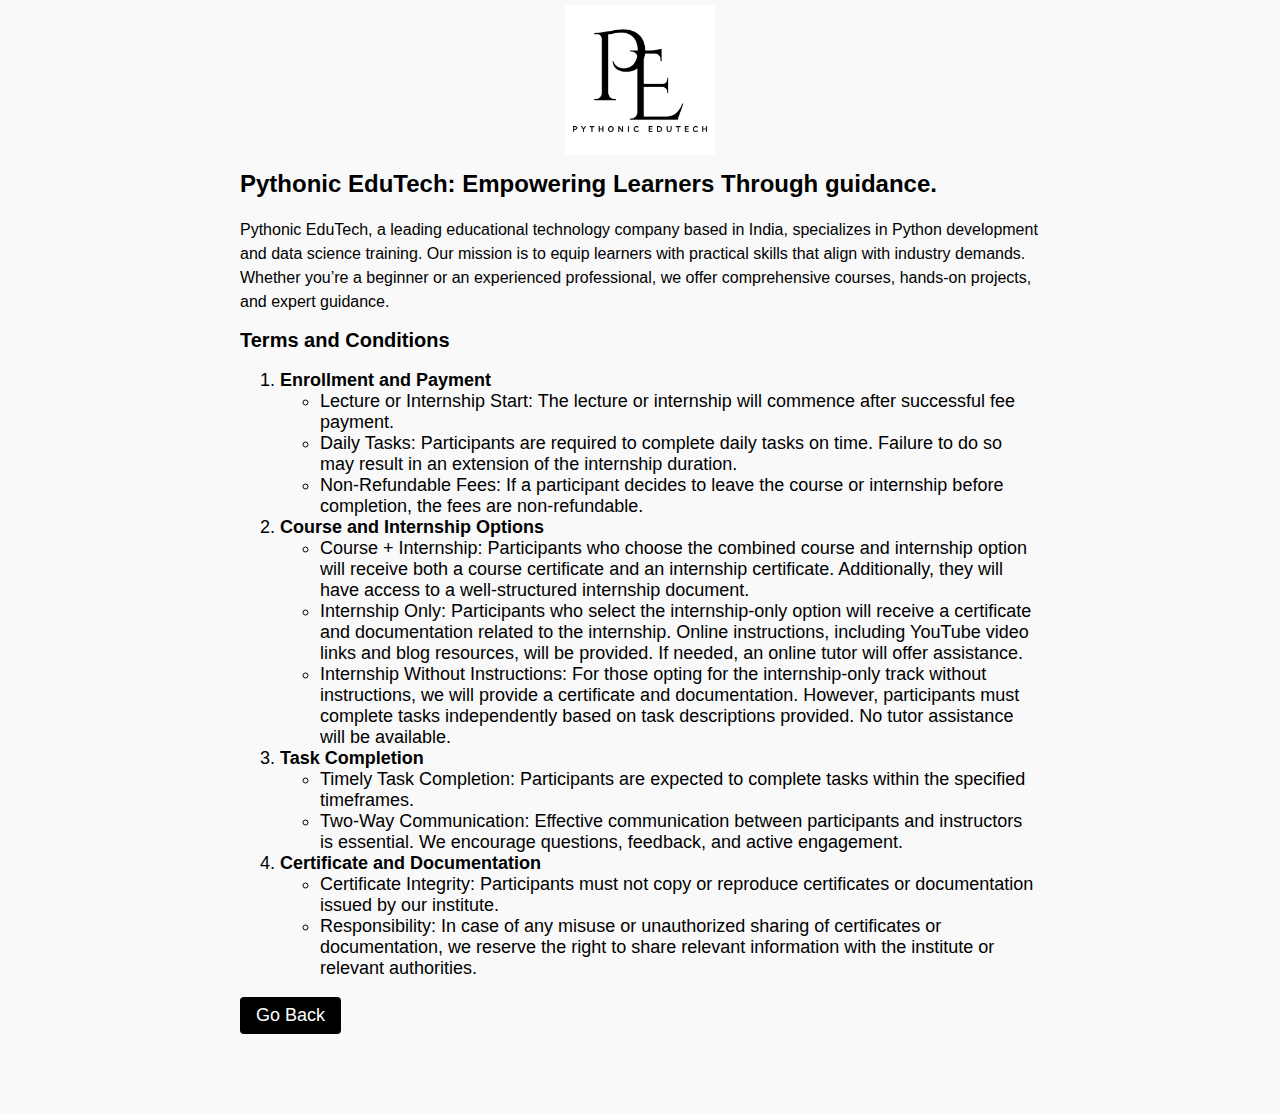
<file: terms.html>
<!DOCTYPE html>
<html lang="en">

<head>
    <meta charset="UTF-8">
    <meta name="viewport" content="width=device-width, initial-scale=1.0">
    <style>
        /* styles.css */
        body {
            font-family: "Calibri", sans-serif;
            font-size: large;
            margin: 50px;
            padding: 10px;
            background-color: #f9f9f9;

        }

        .container {
            width: 100%;
            height: auto;




            /* Add a border frame */
        }

        .logo-container {
            display: flex;
            justify-content: center;
            align-items: center;
            height: 10vh;
            /* Adjust as needed */

        }

        .logo-container img {
            width: 150px;
            /* Adjust the logo width as needed */
            height: auto;
            /* Maintain aspect ratio */
            margin-bottom: 50px;
            /* Add spacing between logo and heading */
            /* Add any other styling you want for the logo */
        }

        h1,
        h2,
        p,
        a {
            margin: 0;
            padding: 0;
            font-size: large;
        }

        h1 {
            font-size: 24px;
            font-weight: bold;
            margin-bottom: 20px;
        }

        h2 {
            font-size: 20px;
            font-weight: bold;
            margin-bottom: 10px;
        }

        p {
            font-size: 16px;
            line-height: 1.5;
            margin-bottom: 15px;
        }

        a {
            color: #007bff;
            text-decoration: none;
        }

        a:hover {
            text-decoration: underline;
        }

        table {
            width: 100%;
            border-collapse: collapse;
            margin-bottom: 30px;
        }

        th,
        td {
            border: 1px solid #ddd;
            padding: 10px;
            text-align: center;
        }

        th {
            background-color: #f2f2f2;
            font-weight: bold;
        }

        .light-grey {
            background-color: #f5f5f5;

        }

        .back-button {
            display: inline-block;
            padding: 8px 16px;
            background-color: #000000;
            color: rgb(255, 255, 255);
            text-decoration: none;
            border-radius: 4px;

        }

        .back-button:hover {
            background-color: #ff0000;
        }



        /* Add these responsive styles to your existing CSS */

        /* Adjust font size for smaller screens */
        @media screen and (max-width: 768px) {
            body {
                font-size: medium;
                margin: auto;
                padding: 10px;

            }

            .logo-container {
                height: auto;
            }

            .logo-container img {
                width: 100px;
                margin-bottom: 20px;
            }

            table {
                overflow-x: auto;
            }

            .table-container {
                width: 100%;
                /* Adjust as needed */
            }

            .back-button {
                width: auto;
                background-color: #000000;
                color: rgb(255, 255, 255);
                text-decoration: none;
                border-radius: 4px;
            }

            .back-button:hover {
                background-color: #ff0000;
            }


        }
    </style>
</head>

<body>
    <div class="logo-container">
        <img src="img/logo.png" alt="Logo">
    </div>


    <div style="max-width:800px; margin: 0 auto; padding: 20px;">

        <h1>Pythonic EduTech: Empowering Learners Through guidance.</h1>
        <p>Pythonic EduTech, a leading educational technology company based in India, specializes in Python development
            and data science training. Our mission is to equip learners with practical skills that align with industry
            demands. Whether you’re a beginner or an experienced professional, we offer comprehensive courses, hands-on
            projects, and expert guidance.</p>
        <!-- Insert the provided terms and conditions here -->
        <h2>Terms and Conditions</h2>
        <ol>
            <li>
                <strong>Enrollment and Payment</strong>
                <ul>
                    <li>Lecture or Internship Start: The lecture or internship will commence after successful fee
                        payment.</li>
                    <li>Daily Tasks: Participants are required to complete daily tasks on time. Failure to do so may
                        result in an extension of the internship duration.</li>
                    <li>Non-Refundable Fees: If a participant decides to leave the course or internship before
                        completion, the fees are non-refundable.</li>
                </ul>
            </li>
            <li>
                <strong>Course and Internship Options</strong>
                <ul>
                    <li>Course + Internship: Participants who choose the combined course and internship option will
                        receive both a course certificate and an internship certificate. Additionally, they will have
                        access to a well-structured internship document.</li>
                    <li>Internship Only: Participants who select the internship-only option will receive a certificate
                        and documentation related to the internship. Online instructions, including YouTube video links
                        and blog resources, will be provided. If needed, an online tutor will offer assistance.</li>
                    <li>Internship Without Instructions: For those opting for the internship-only track without
                        instructions, we will provide a certificate and documentation. However, participants must
                        complete tasks independently based on task descriptions provided. No tutor assistance will be
                        available.</li>
                </ul>
            </li>
            <li>
                <strong>Task Completion</strong>
                <ul>
                    <li>Timely Task Completion: Participants are expected to complete tasks within the specified
                        timeframes.</li>
                    <li>Two-Way Communication: Effective communication between participants and instructors is
                        essential. We encourage questions, feedback, and active engagement.</li>
                </ul>
            </li>
            <li>
                <strong>Certificate and Documentation</strong>
                <ul>
                    <li>Certificate Integrity: Participants must not copy or reproduce certificates or documentation
                        issued by our institute.</li>
                    <li>Responsibility: In case of any misuse or unauthorized sharing of certificates or documentation,
                        we reserve the right to share relevant information with the institute or relevant authorities.
                    </li>
                </ul>
            </li>
        </ol>
        <!-- End of provided terms and conditions -->
        
        <a href="javascript:void(0);" class="back-button" onclick="window.location.href='index.html#register';">Go Back</a>

    </div>

</body>

</html>
</file>
<file: css/vendor.css>
/* ===================================================================
 * Mueller Third-party Stylesheets
 * Template Ver. 1.0.0
 * 06-21-2022
 * -------------------------------------------------------------------
 *
 * TOC:
 * 
 * # PrismJS
 * # Swiper
 * # Basiclightbox
 *
 * ------------------------------------------------------------------- */

/* ===================================================================
 * # PrismJS 1.20.0
 *   https://prismjs.com/download.html#themes=prism-okaidia&languages=markup+css+clike+javascript+markup-templating+php 
 *   
 *   okaidia theme for JavaScript, CSS and HTML
 *   Loosely based on Monokai textmate theme by http://www.monokai.nl/
 *   @author ocodia
 * ------------------------------------------------------------------- */
code[class*="language-"],
pre[class*="language-"] {
    color           : #f8f8f2;
    background      : none;
    text-shadow     : 0 1px rgba(0, 0, 0, 0.3);
    font-family     : var(--font-mono);
    font-size       : calc(var(--text-size) * 0.9444);
    text-align      : left;
    white-space     : pre;
    word-spacing    : normal;
    word-break      : normal;
    word-wrap       : normal;
    line-height     : var(--vspace-1);
    -moz-tab-size   : 4;
    -o-tab-size     : 4;
    tab-size        : 4;
    -webkit-hyphens : none;
    -moz-hyphens    : none;
    -ms-hyphens     : none;
    hyphens         : none;
}

/* Code blocks */
pre[class*="language-"] {
    padding  : var(--vspace-0_5) 0 var(--vspace-1);
    margin   : var(--vspace-1) 0;
    overflow : auto;
}

:not(pre)>code[class*="language-"],
pre[class*="language-"] {
    background : #272822;
}

/* Inline code */
:not(pre)>code[class*="language-"] {
    padding     : .1em;
    white-space : normal;
}

.token.comment,
.token.prolog,
.token.doctype,
.token.cdata {
    color : slategray;
}

.token.punctuation {
    color : #f8f8f2;
}

.token.namespace {
    opacity : .7;
}

.token.property,
.token.tag,
.token.constant,
.token.symbol,
.token.deleted {
    color : #f92672;
}

.token.boolean,
.token.number {
    color : #ae81ff;
}

.token.selector,
.token.attr-name,
.token.string,
.token.char,
.token.builtin,
.token.inserted {
    color : #a6e22e;
}

.token.operator,
.token.entity,
.token.url,
.language-css .token.string,
.style .token.string,
.token.variable {
    color : #f8f8f2;
}

.token.atrule,
.token.attr-value,
.token.function,
.token.class-name {
    color : #e6db74;
}

.token.keyword {
    color : #66d9ef;
}

.token.regex,
.token.important {
    color : #fd971f;
}

.token.important,
.token.bold {
    font-weight : bold;
}

.token.italic {
    font-style : italic;
}

.token.entity {
    cursor : help;
}


/* ===================================================================
 * # Swiper 6.4.5
 *   Most modern mobile touch slider and framework with hardware accelerated transitions
 *   https://swiperjs.com
 *
 *   Copyright 2014-2020 Vladimir Kharlampidi
 *
 *   Released under the MIT License
 *
 *   Released on: December 18, 2020
 * ------------------------------------------------------------------- */
@font-face {
    font-family : "swiper-icons";
    src         : url("data:application/font-woff;charset=utf-8;base64, [base64]//wADZ2x5ZgAAAywAAADMAAAD2MHtryVoZWFkAAABbAAAADAAAAA2E2+eoWhoZWEAAAGcAAAAHwAAACQC9gDzaG10eAAAAigAAAAZAAAArgJkABFsb2NhAAAC0AAAAFoAAABaFQAUGG1heHAAAAG8AAAAHwAAACAAcABAbmFtZQAAA/gAAAE5AAACXvFdBwlwb3N0AAAFNAAAAGIAAACE5s74hXjaY2BkYGAAYpf5Hu/j+W2+MnAzMYDAzaX6QjD6/4//Bxj5GA8AuRwMYGkAPywL13jaY2BkYGA88P8Agx4j+/8fQDYfA1AEBWgDAIB2BOoAeNpjYGRgYNBh4GdgYgABEMnIABJzYNADCQAACWgAsQB42mNgYfzCOIGBlYGB0YcxjYGBwR1Kf2WQZGhhYGBiYGVmgAFGBiQQkOaawtDAoMBQxXjg/wEGPcYDDA4wNUA2CCgwsAAAO4EL6gAAeNpj2M0gyAACqxgGNWBkZ2D4/wMA+xkDdgAAAHjaY2BgYGaAYBkGRgYQiAHyGMF8FgYHIM3DwMHABGQrMOgyWDLEM1T9/w8UBfEMgLzE////P/5//f/V/xv+r4eaAAeMbAxwIUYmIMHEgKYAYjUcsDAwsLKxc3BycfPw8jEQA/[base64]/uznmfPFBNODM2K7MTQ45YEAZqGP81AmGGcF3iPqOop0r1SPTaTbVkfUe4HXj97wYE+yNwWYxwWu4v1ugWHgo3S1XdZEVqWM7ET0cfnLGxWfkgR42o2PvWrDMBSFj/IHLaF0zKjRgdiVMwScNRAoWUoH78Y2icB/yIY09An6AH2Bdu/UB+yxopYshQiEvnvu0dURgDt8QeC8PDw7Fpji3fEA4z/PEJ6YOB5hKh4dj3EvXhxPqH/SKUY3rJ7srZ4FZnh1PMAtPhwP6fl2PMJMPDgeQ4rY8YT6Gzao0eAEA409DuggmTnFnOcSCiEiLMgxCiTI6Cq5DZUd3Qmp10vO0LaLTd2cjN4fOumlc7lUYbSQcZFkutRG7g6JKZKy0RmdLY680CDnEJ+UMkpFFe1RN7nxdVpXrC4aTtnaurOnYercZg2YVmLN/d/gczfEimrE/fs/bOuq29Zmn8tloORaXgZgGa78yO9/cnXm2BpaGvq25Dv9S4E9+5SIc9PqupJKhYFSSl47+Qcr1mYNAAAAeNptw0cKwkAAAMDZJA8Q7OUJvkLsPfZ6zFVERPy8qHh2YER+3i/BP83vIBLLySsoKimrqKqpa2hp6+jq6RsYGhmbmJqZSy0sraxtbO3sHRydnEMU4uR6yx7JJXveP7WrDycAAAAAAAH//wACeNpjYGRgYOABYhkgZgJCZgZNBkYGLQZtIJsFLMYAAAw3ALgAeNolizEKgDAQBCchRbC2sFER0YD6qVQiBCv/H9ezGI6Z5XBAw8CBK/m5iQQVauVbXLnOrMZv2oLdKFa8Pjuru2hJzGabmOSLzNMzvutpB3N42mNgZGBg4GKQYzBhYMxJLMlj4GBgAYow/P/PAJJhLM6sSoWKfWCAAwDAjgbRAAB42mNgYGBkAIIbCZo5IPrmUn0hGA0AO8EFTQAA") format("woff");
    font-weight : 400;
    font-style  : normal;
}

:root {
    --swiper-theme-color : #007aff;
}

.swiper-container {
    margin-left  : auto;
    margin-right : auto;
    position     : relative;
    overflow     : hidden;
    list-style   : none;
    padding      : 0;
    /* Fix of Webkit flickering */
    z-index      : 1;
}

.swiper-container-vertical>.swiper-wrapper {
    flex-direction : column;
}

.swiper-wrapper {
    position            : relative;
    width               : 100%;
    height              : 100%;
    z-index             : 1;
    display             : flex;
    transition-property : transform;
    box-sizing          : content-box;
}

.swiper-container-android .swiper-slide,
.swiper-wrapper {
    transform : translate3d(0px, 0, 0);
}

.swiper-container-multirow>.swiper-wrapper {
    flex-wrap : wrap;
}

.swiper-container-multirow-column>.swiper-wrapper {
    flex-wrap      : wrap;
    flex-direction : column;
}

.swiper-container-free-mode>.swiper-wrapper {
    transition-timing-function : ease-out;
    margin                     : 0 auto;
}

.swiper-slide {
    flex-shrink         : 0;
    width               : 100%;
    height              : 100%;
    position            : relative;
    transition-property : transform;
}

.swiper-slide-invisible-blank {
    visibility : hidden;
}

/* Auto Height */
.swiper-container-autoheight,
.swiper-container-autoheight .swiper-slide {
    height : auto;
}

.swiper-container-autoheight .swiper-wrapper {
    align-items         : flex-start;
    transition-property : transform, height;
}

/* 3D Effects */
.swiper-container-3d {
    perspective : 1200px;
}

.swiper-container-3d .swiper-wrapper,
.swiper-container-3d .swiper-slide,
.swiper-container-3d .swiper-slide-shadow-left,
.swiper-container-3d .swiper-slide-shadow-right,
.swiper-container-3d .swiper-slide-shadow-top,
.swiper-container-3d .swiper-slide-shadow-bottom,
.swiper-container-3d .swiper-cube-shadow {
    transform-style : preserve-3d;
}

.swiper-container-3d .swiper-slide-shadow-left,
.swiper-container-3d .swiper-slide-shadow-right,
.swiper-container-3d .swiper-slide-shadow-top,
.swiper-container-3d .swiper-slide-shadow-bottom {
    position       : absolute;
    left           : 0;
    top            : 0;
    width          : 100%;
    height         : 100%;
    pointer-events : none;
    z-index        : 10;
}

.swiper-container-3d .swiper-slide-shadow-left {
    background-image : linear-gradient(to left, rgba(0, 0, 0, 0.5), rgba(0, 0, 0, 0));
}

.swiper-container-3d .swiper-slide-shadow-right {
    background-image : linear-gradient(to right, rgba(0, 0, 0, 0.5), rgba(0, 0, 0, 0));
}

.swiper-container-3d .swiper-slide-shadow-top {
    background-image : linear-gradient(to top, rgba(0, 0, 0, 0.5), rgba(0, 0, 0, 0));
}

.swiper-container-3d .swiper-slide-shadow-bottom {
    background-image : linear-gradient(to bottom, rgba(0, 0, 0, 0.5), rgba(0, 0, 0, 0));
}

/* CSS Mode */
.swiper-container-css-mode>.swiper-wrapper {
    overflow           : auto;
    scrollbar-width    : none;
    /* For Firefox */
    -ms-overflow-style : none;
    /* For Internet Explorer and Edge */
}

.swiper-container-css-mode>.swiper-wrapper::-webkit-scrollbar {
    display : none;
}

.swiper-container-css-mode>.swiper-wrapper>.swiper-slide {
    scroll-snap-align : start start;
}

.swiper-container-horizontal.swiper-container-css-mode>.swiper-wrapper {
    scroll-snap-type : x mandatory;
}

.swiper-container-vertical.swiper-container-css-mode>.swiper-wrapper {
    scroll-snap-type : y mandatory;
}

:root {
    --swiper-navigation-size  : 44px;
    /*
    --swiper-navigation-color : var(--swiper-theme-color);
    */
}

.swiper-button-prev,
.swiper-button-next {
    position        : absolute;
    top             : 50%;
    width           : calc(var(--swiper-navigation-size) / 44 * 27);
    height          : var(--swiper-navigation-size);
    margin-top      : calc(-1 * var(--swiper-navigation-size) / 2);
    z-index         : 10;
    cursor          : pointer;
    display         : flex;
    align-items     : center;
    justify-content : center;
    color           : var(--swiper-navigation-color, var(--swiper-theme-color));
}

.swiper-button-prev.swiper-button-disabled,
.swiper-button-next.swiper-button-disabled {
    opacity        : 0.35;
    cursor         : auto;
    pointer-events : none;
}

.swiper-button-prev:after,
.swiper-button-next:after {
    font-family    : swiper-icons;
    font-size      : var(--swiper-navigation-size);
    text-transform : none !important;
    letter-spacing : 0;
    text-transform : none;
    font-variant   : initial;
    line-height    : 1;
}

.swiper-button-prev,
.swiper-container-rtl .swiper-button-next {
    left  : 10px;
    right : auto;
}

.swiper-button-prev:after,
.swiper-container-rtl .swiper-button-next:after {
    content : "prev";
}

.swiper-button-next,
.swiper-container-rtl .swiper-button-prev {
    right : 10px;
    left  : auto;
}

.swiper-button-next:after,
.swiper-container-rtl .swiper-button-prev:after {
    content : "next";
}

.swiper-button-prev.swiper-button-white,
.swiper-button-next.swiper-button-white {
    --swiper-navigation-color : #ffffff;
}

.swiper-button-prev.swiper-button-black,
.swiper-button-next.swiper-button-black {
    --swiper-navigation-color : #000000;
}

.swiper-button-lock {
    display : none;
}

:root {
    /*
    --swiper-pagination-color: var(--swiper-theme-color);
    */
}

.swiper-pagination {
    position   : absolute;
    text-align : center;
    transition : 300ms opacity;
    transform  : translate3d(0, 0, 0);
    z-index    : 10;
}

.swiper-pagination.swiper-pagination-hidden {
    opacity : 0;
}

/* Common Styles */
.swiper-pagination-fraction,
.swiper-pagination-custom,
.swiper-container-horizontal>.swiper-pagination-bullets {
    bottom : 10px;
    left   : 0;
    width  : 100%;
}

/* Bullets */
.swiper-pagination-bullets-dynamic {
    overflow  : hidden;
    font-size : 0;
}

.swiper-pagination-bullets-dynamic .swiper-pagination-bullet {
    transform : scale(0.33);
    position  : relative;
}

.swiper-pagination-bullets-dynamic .swiper-pagination-bullet-active {
    transform : scale(1);
}

.swiper-pagination-bullets-dynamic .swiper-pagination-bullet-active-main {
    transform : scale(1);
}

.swiper-pagination-bullets-dynamic .swiper-pagination-bullet-active-prev {
    transform : scale(0.66);
}

.swiper-pagination-bullets-dynamic .swiper-pagination-bullet-active-prev-prev {
    transform : scale(0.33);
}

.swiper-pagination-bullets-dynamic .swiper-pagination-bullet-active-next {
    transform : scale(0.66);
}

.swiper-pagination-bullets-dynamic .swiper-pagination-bullet-active-next-next {
    transform : scale(0.33);
}

.swiper-pagination-bullet {
    width         : 8px;
    height        : 8px;
    display       : inline-block;
    border-radius : 100%;
    background    : #000;
    opacity       : 0.2;
}

button.swiper-pagination-bullet {
    border             : none;
    margin             : 0;
    padding            : 0;
    box-shadow         : none;
    -webkit-appearance : none;
    -moz-appearance    : none;
    appearance         : none;
}

.swiper-pagination-clickable .swiper-pagination-bullet {
    cursor : pointer;
}

.swiper-pagination-bullet-active {
    opacity    : 1;
    background : var(--swiper-pagination-color, var(--swiper-theme-color));
}

.swiper-container-vertical>.swiper-pagination-bullets {
    right     : 10px;
    top       : 50%;
    transform : translate3d(0px, -50%, 0);
}

.swiper-container-vertical>.swiper-pagination-bullets .swiper-pagination-bullet {
    margin  : 6px 0;
    display : block;
}

.swiper-container-vertical>.swiper-pagination-bullets.swiper-pagination-bullets-dynamic {
    top       : 50%;
    transform : translateY(-50%);
    width     : 8px;
}

.swiper-container-vertical>.swiper-pagination-bullets.swiper-pagination-bullets-dynamic .swiper-pagination-bullet {
    display    : inline-block;
    transition : 200ms transform, 200ms top;
}

.swiper-container-horizontal>.swiper-pagination-bullets .swiper-pagination-bullet {
    margin : 0 4px;
}

.swiper-container-horizontal>.swiper-pagination-bullets.swiper-pagination-bullets-dynamic {
    left        : 50%;
    transform   : translateX(-50%);
    white-space : nowrap;
}

.swiper-container-horizontal>.swiper-pagination-bullets.swiper-pagination-bullets-dynamic .swiper-pagination-bullet {
    transition : 200ms transform, 200ms left;
}

.swiper-container-horizontal.swiper-container-rtl>.swiper-pagination-bullets-dynamic .swiper-pagination-bullet {
    transition : 200ms transform, 200ms right;
}

/* Progress */
.swiper-pagination-progressbar {
    background : rgba(0, 0, 0, 0.25);
    position   : absolute;
}

.swiper-pagination-progressbar .swiper-pagination-progressbar-fill {
    background       : var(--swiper-pagination-color, var(--swiper-theme-color));
    position         : absolute;
    left             : 0;
    top              : 0;
    width            : 100%;
    height           : 100%;
    transform        : scale(0);
    transform-origin : left top;
}

.swiper-container-rtl .swiper-pagination-progressbar .swiper-pagination-progressbar-fill {
    transform-origin : right top;
}

.swiper-container-horizontal>.swiper-pagination-progressbar,
.swiper-container-vertical>.swiper-pagination-progressbar.swiper-pagination-progressbar-opposite {
    width  : 100%;
    height : 4px;
    left   : 0;
    top    : 0;
}

.swiper-container-vertical>.swiper-pagination-progressbar,
.swiper-container-horizontal>.swiper-pagination-progressbar.swiper-pagination-progressbar-opposite {
    width  : 4px;
    height : 100%;
    left   : 0;
    top    : 0;
}

.swiper-pagination-white {
    --swiper-pagination-color : #ffffff;
}

.swiper-pagination-black {
    --swiper-pagination-color : #000000;
}

.swiper-pagination-lock {
    display : none;
}

/* Scrollbar */
.swiper-scrollbar {
    border-radius    : 10px;
    position         : relative;
    -ms-touch-action : none;
    background       : rgba(0, 0, 0, 0.1);
}

.swiper-container-horizontal>.swiper-scrollbar {
    position : absolute;
    left     : 1%;
    bottom   : 3px;
    z-index  : 50;
    height   : 5px;
    width    : 98%;
}

.swiper-container-vertical>.swiper-scrollbar {
    position : absolute;
    right    : 3px;
    top      : 1%;
    z-index  : 50;
    width    : 5px;
    height   : 98%;
}

.swiper-scrollbar-drag {
    height        : 100%;
    width         : 100%;
    position      : relative;
    background    : rgba(0, 0, 0, 0.5);
    border-radius : 10px;
    left          : 0;
    top           : 0;
}

.swiper-scrollbar-cursor-drag {
    cursor : move;
}

.swiper-scrollbar-lock {
    display : none;
}

.swiper-zoom-container {
    width           : 100%;
    height          : 100%;
    display         : flex;
    justify-content : center;
    align-items     : center;
    text-align      : center;
}

.swiper-zoom-container>img,
.swiper-zoom-container>svg,
.swiper-zoom-container>canvas {
    max-width  : 100%;
    max-height : 100%;
    object-fit : contain;
}

.swiper-slide-zoomed {
    cursor : move;
}

/* Preloader */
:root {
    /*
    --swiper-preloader-color: var(--swiper-theme-color);
    */
}

.swiper-lazy-preloader {
    width            : 42px;
    height           : 42px;
    position         : absolute;
    left             : 50%;
    top              : 50%;
    margin-left      : -21px;
    margin-top       : -21px;
    z-index          : 10;
    transform-origin : 50%;
    animation        : swiper-preloader-spin 1s infinite linear;
    box-sizing       : border-box;
    border           : 4px solid var(--swiper-preloader-color, var(--swiper-theme-color));
    border-radius    : 50%;
    border-top-color : transparent;
}

.swiper-lazy-preloader-white {
    --swiper-preloader-color : #fff;
}

.swiper-lazy-preloader-black {
    --swiper-preloader-color : #000;
}

@keyframes swiper-preloader-spin {
    100% {
        transform : rotate(360deg);
    }
}

/* a11y */
.swiper-container .swiper-notification {
    position       : absolute;
    left           : 0;
    top            : 0;
    pointer-events : none;
    opacity        : 0;
    z-index        : -1000;
}

.swiper-container-fade.swiper-container-free-mode .swiper-slide {
    transition-timing-function : ease-out;
}

.swiper-container-fade .swiper-slide {
    pointer-events      : none;
    transition-property : opacity;
}

.swiper-container-fade .swiper-slide .swiper-slide {
    pointer-events : none;
}

.swiper-container-fade .swiper-slide-active,
.swiper-container-fade .swiper-slide-active .swiper-slide-active {
    pointer-events : auto;
}

.swiper-container-cube {
    overflow : visible;
}

.swiper-container-cube .swiper-slide {
    pointer-events              : none;
    -webkit-backface-visibility : hidden;
    backface-visibility         : hidden;
    z-index                     : 1;
    visibility                  : hidden;
    transform-origin            : 0 0;
    width                       : 100%;
    height                      : 100%;
}

.swiper-container-cube .swiper-slide .swiper-slide {
    pointer-events : none;
}

.swiper-container-cube.swiper-container-rtl .swiper-slide {
    transform-origin : 100% 0;
}

.swiper-container-cube .swiper-slide-active,
.swiper-container-cube .swiper-slide-active .swiper-slide-active {
    pointer-events : auto;
}

.swiper-container-cube .swiper-slide-active,
.swiper-container-cube .swiper-slide-next,
.swiper-container-cube .swiper-slide-prev,
.swiper-container-cube .swiper-slide-next+.swiper-slide {
    pointer-events : auto;
    visibility     : visible;
}

.swiper-container-cube .swiper-slide-shadow-top,
.swiper-container-cube .swiper-slide-shadow-bottom,
.swiper-container-cube .swiper-slide-shadow-left,
.swiper-container-cube .swiper-slide-shadow-right {
    z-index                     : 0;
    -webkit-backface-visibility : hidden;
    backface-visibility         : hidden;
}

.swiper-container-cube .swiper-cube-shadow {
    position       : absolute;
    left           : 0;
    bottom         : 0px;
    width          : 100%;
    height         : 100%;
    background     : #000;
    opacity        : 0.6;
    -webkit-filter : blur(50px);
    filter         : blur(50px);
    z-index        : 0;
}

.swiper-container-flip {
    overflow : visible;
}

.swiper-container-flip .swiper-slide {
    pointer-events              : none;
    -webkit-backface-visibility : hidden;
    backface-visibility         : hidden;
    z-index                     : 1;
}

.swiper-container-flip .swiper-slide .swiper-slide {
    pointer-events : none;
}

.swiper-container-flip .swiper-slide-active,
.swiper-container-flip .swiper-slide-active .swiper-slide-active {
    pointer-events : auto;
}

.swiper-container-flip .swiper-slide-shadow-top,
.swiper-container-flip .swiper-slide-shadow-bottom,
.swiper-container-flip .swiper-slide-shadow-left,
.swiper-container-flip .swiper-slide-shadow-right {
    z-index                     : 0;
    -webkit-backface-visibility : hidden;
    backface-visibility         : hidden;
}


/* ===================================================================
 * # Basiclightbox
 *
 *
 * ------------------------------------------------------------------- */
.basicLightbox {
    position        : fixed;
    display         : flex;
    justify-content : center;
    align-items     : center;
    top             : 0;
    left            : 0;
    width           : 100%;
    height          : 100vh;
    background      : var(--color-gray-19);
    opacity         : 0.01;
    transition      : opacity 0.4s ease;
    z-index         : 1000;
    will-change     : opacity;
}

.basicLightbox::after {
    content             : "";
    position            : absolute;
    top                 : 1.6rem;
    right               : 1.8rem;
    width               : 2em;
    height              : 2em;
    background          : url(../images/icons/icon-close-2.svg);
    background-position : center;
    background-size     : 1.6rem 1.6rem;
    background-repeat   : no-repeat;
    cursor              : pointer;
}

.basicLightbox--visible {
    opacity : 1;
}

.basicLightbox__placeholder {
    max-width   : 100%;
    transform   : scale(0.9);
    transition  : all 0.4s ease;
    z-index     : 1;
    will-change : transform;
    opacity     : 0;
}

.basicLightbox__placeholder>iframe:first-child:last-child,
.basicLightbox__placeholder>img:first-child:last-child,
.basicLightbox__placeholder>video:first-child:last-child {
    display    : block;
    position   : absolute;
    top        : 0;
    right      : 0;
    bottom     : 0;
    left       : 0;
    margin     : auto;
    max-width  : 95%;
    max-height : 95%;
}

.basicLightbox__placeholder>iframe:first-child:last-child,
.basicLightbox__placeholder>video:first-child:last-child {
    pointer-events : auto;
}

.basicLightbox__placeholder>img:first-child:last-child,
.basicLightbox__placeholder>video:first-child:last-child {
    width  : auto;
    height : auto;
}

.basicLightbox--iframe .basicLightbox__placeholder,
.basicLightbox--img .basicLightbox__placeholder,
.basicLightbox--video .basicLightbox__placeholder {
    width          : 100%;
    height         : 100%;
    pointer-events : none;
}

.basicLightbox--visible .basicLightbox__placeholder {
    transform : scale(1);
    opacity   : 1;
}
</file>
<file: css/styles.css>
@charset "UTF-8";
/* =================================================================== 
* Mueller Main Stylesheet
* Template Ver. 1.0.0
* 06-21-2022
* ------------------------------------------------------------------
*
* TOC:
*
* # SETTINGS
*      ## fonts 
*      ## colors
*      ## spacing and typescale
*      ## grid variables
* # NORMALIZE
* # BASE SETUP
* # GRID
*      ## large screen devices
*      ## medium screen devices 
*      ## tablet devices 
*      ## mobile devices 
*      ## small screen devices
*      ## additional column stackpoints
* # UTILITY CLASSES
* # TYPOGRAPHY
*      ## base type styles
*      ## additional typography & helper classes
*      ## lists
*      ## spacing
* # PRELOADER
*      ## page loaded
* # FORM
*      ## style placeholder text
*      ## change autocomplete styles in Chrome
* # BUTTONS
* # TABLE
* # COMPONENTS
*      ## pagination
*      ## alert box 
*      ## skillbars
*      ## stats tabs
* # PROJECT-WIDE SHARED STYLES
*      ## theme-specific typography classes
*      ## media classes
*      ## section header
*      ## list block
*      ## swiper overrides
* # PAGE WRAP
* # SITE HEADER
*      ## logo
*      ## main navigation
*      ## header social
*      ## mobile menu toggle
* # INTRO
*      ## intro background
*      ## intro content
*      ## intro scroll down
*      ## intro transitions
* # ABOUT
* # SERVICES
* # PORTFOLIO
*      ## bricks masonry 
*      ## masonry entries 
*      ## modal popup
* # CLIENTS
* # TESTIMONIALS
*      ## testimonial slider 
* # FOOTER
*      ## contact btn
*      ## subscription form
*      ## footer social
*      ## copyright
*      ## go top
*
* ------------------------------------------------------------------ */


/* ===================================================================
* # SETTINGS
*
*
* ------------------------------------------------------------------- */

/* ------------------------------------------------------------------- 
* ## fonts 
* ------------------------------------------------------------------- */
@import url("https://fonts.googleapis.com/css2?family=Inter:wght@300;400;500;600;700&family=Manrope:wght@500;600;700&display=swap");

:root {
    --font-1    : "Inter", sans-serif;
    --font-2    : "Manrope", sans-serif;
    
    /* monospace
    */
    --font-mono : Consolas, "Andale Mono", Courier, "Courier New", monospace;
}

/* ------------------------------------------------------------------- 
* ## colors
* ------------------------------------------------------------------- */
:root {
    
    /* color-1(#f26522)
    * color-2(#035d5c)
    */
    --color-1                      : hsla(19, 89%, 54%, 1);
    --color-2                      : hsla(179, 94%, 19%, 1);
    
    /* theme color variations
    */
    --color-1-lightest             : hsla(19, 89%, 84%, 1);
    --color-1-lighter              : hsla(19, 89%, 74%, 1);
    --color-1-light                : hsla(19, 89%, 64%, 1);
    --color-1-dark                 : hsla(19, 89%, 44%, 1);
    --color-1-darker               : hsla(19, 89%, 34%, 1);
    --color-1-darkest              : hsla(19, 89%, 24%, 1);
    --color-2-lightest             : hsla(179, 94%, 49%, 1);
    --color-2-lighter              : hsla(179, 94%, 39%, 1);
    --color-2-light                : hsla(179, 94%, 29%, 1);
    --color-2-dark                 : hsla(179, 94%, 9%, 1);
    --color-2-darker               : hsla(179, 94%, 1%, 1);
    
    /* feedback colors
    * color-error(#ffd1d2), color-success(#c8e675), 
    * color-info(#d7ecfb), color-notice(#fff099)
    */
    --color-error                  : hsla(359, 100%, 91%, 1);
    --color-success                : hsla(76, 69%, 68%, 1);
    --color-info                   : hsla(205, 82%, 91%, 1);
    --color-notice                 : hsla(51, 100%, 80%, 1);
    --color-error-content          : hsla(359, 50%, 50%, 1);
    --color-success-content        : hsla(76, 29%, 28%, 1);
    --color-info-content           : hsla(205, 32%, 31%, 1);
    --color-notice-content         : hsla(51, 30%, 30%, 1);
    
    /* shades 
    * generated using 
    * Tint & Shade Generator 
    * (https://maketintsandshades.com/)
    */
    --color-black                  : #000000;
    --color-gray-19                : #161616;
    --color-gray-18                : #2c2c2c;
    --color-gray-17                : #424241;
    --color-gray-16                : #585857;
    --color-gray-15                : #6e6e6d;
    --color-gray-14                : #848383;
    --color-gray-13                : #9a9999;
    --color-gray-12                : #b0afae;
    --color-gray-11                : #c6c5c4;
    --color-gray-10                : #dcdbda;
    --color-gray-9                 : #e0dfde;
    --color-gray-8                 : #e3e2e1;
    --color-gray-7                 : #e7e6e5;
    --color-gray-6                 : #eae9e9;
    --color-gray-5                 : #eeeded;
    --color-gray-4                 : #f1f1f0;
    --color-gray-3                 : #f5f4f4;
    --color-gray-2                 : #f8f8f8;
    --color-gray-1                 : #fcfbfb;
    --color-white                  : #ffffff;
    
    /* text
    */
    --color-text                   : var(--color-gray-19);
    --color-text-dark              : var(--color-black);
    --color-text-light             : var(--color-gray-14);
    --color-placeholder            : var(--color-gray-14);
    
    /* buttons
    */
    --color-btn                    : var(--color-gray-6);
    --color-btn-text               : var(--color-black);
    --color-btn-hover              : var(--color-gray-8);
    --color-btn-hover-text         : var(--color-gray-19);
    --color-btn-primary            : var(--color-1);
    --color-btn-primary-text       : var(--color-white);
    --color-btn-primary-hover      : var(--color-gray-19);
    --color-btn-primary-hover-text : var(--color-white);
    --color-btn-stroke             : var(--color-gray-19);
    --color-btn-stroke-text        : var(--color-gray-19);
    --color-btn-stroke-hover       : var(--color-gray-19);
    --color-btn-stroke-hover-text  : var(--color-white);
    
    /* preloader
    */
    --color-preloader-bg           : var(--color-gray-19);
    --color-loader                 : white;
    --color-loader-light           : rgba(255, 255, 255, 0.1);
    
    /* others
    */
    --color-body                   : white;
    --color-border                 : rgba(0, 0, 0, .08);
    --border-radius                : 3px;
}

/* ------------------------------------------------------------------- 
* ## spacing and typescale
* ------------------------------------------------------------------- */
:root {
    
    /* spacing
    * base font size: 18px 
    * vertical space unit : 32px
    */
    --base-size        : 62.5%;
    --multiplier       : 1;
    --base-font-size   : calc(1.8rem * var(--multiplier));
    --space            : calc(3.2rem * var(--multiplier));
    
    /* vertical spacing 
    */
    --vspace-0_125     : calc(0.125 * var(--space));
    --vspace-0_25      : calc(0.25 * var(--space));
    --vspace-0_375     : calc(0.375 * var(--space));
    --vspace-0_5       : calc(0.5 * var(--space));
    --vspace-0_625     : calc(0.625 * var(--space));
    --vspace-0_75      : calc(0.75 * var(--space));
    --vspace-0_875     : calc(0.875 * var(--space));
    --vspace-1         : calc(var(--space));
    --vspace-1_25      : calc(1.25 * var(--space));
    --vspace-1_5       : calc(1.5 * var(--space));
    --vspace-1_75      : calc(1.75 * var(--space));
    --vspace-2         : calc(2 * var(--space));
    --vspace-2_5       : calc(2.5 * var(--space));
    --vspace-3         : calc(3 * var(--space));
    --vspace-3_5       : calc(3.5 * var(--space));
    --vspace-4         : calc(4 * var(--space));
    --vspace-4_5       : calc(4.5 * var(--space));
    --vspace-5         : calc(5 * var(--space));
    
    /* type scale
    * ratio 1:2 | base: 18px
    * -------------------------------------------------------
    *
    * --text-display-3 = (77.40px)
    * --text-display-2 = (64.50px)
    * --text-display-1 = (53.75px)
    * --text-xxxl      = (44.79px)
    * --text-xxl       = (37.32px)
    * --text-xl        = (31.10px)
    * --text-lg        = (25.92px)
    * --text-md        = (21.60px)
    * --text-size      = (18.00px) BASE
    * --text-sm        = (15.00px)
    * --text-xs        = (12.50px)
    *
    * ---------------------------------------------------------
    */
    --text-scale-ratio : 1.2;
    --text-size        : var(--base-font-size);
    --text-xs          : calc((var(--text-size) / var(--text-scale-ratio)) / var(--text-scale-ratio));
    --text-sm          : calc(var(--text-xs) * var(--text-scale-ratio));
    --text-md          : calc(var(--text-sm) * var(--text-scale-ratio) * var(--text-scale-ratio));
    --text-lg          : calc(var(--text-md) * var(--text-scale-ratio));
    --text-xl          : calc(var(--text-lg) * var(--text-scale-ratio));
    --text-xxl         : calc(var(--text-xl) * var(--text-scale-ratio));
    --text-xxxl        : calc(var(--text-xxl) * var(--text-scale-ratio));
    --text-display-1   : calc(var(--text-xxxl) * var(--text-scale-ratio));
    --text-display-2   : calc(var(--text-display-1) * var(--text-scale-ratio));
    --text-display-3   : calc(var(--text-display-2) * var(--text-scale-ratio));
    
    /* default button height
    */
    --vspace-btn       : var(--vspace-2);
}

/* on mobile devices below 600px, change the value of '--multiplier' 
* to adjust the values of base font size and vertical space unit.
*/
@media screen and (max-width: 600px) {
    :root {
        --multiplier : .9375;
    }
}

/* ------------------------------------------------------------------- 
* ## grid variables
* ------------------------------------------------------------------- */
:root {
    
    /* widths for rows and containers
    */
    --width-full     : 100%;
    --width-max      : 1180px;
    --width-wide     : 1400px;
    --width-wider    : 1600px;
    --width-widest   : 1800px;
    --width-narrow   : 1000px;
    --width-narrower : 800px;
    --width-grid-max : var(--width-max);
    
    /* gutter
    */
    --gutter         : 2.2rem;
}

/* on medium screen devices
*/
@media screen and (max-width: 1200px) {
    :root {
        --gutter : 2rem;
    }
}

/* on mobile devices
*/
@media screen and (max-width: 600px) {
    :root {
        --gutter : 1rem;
    }
}


/* ====================================================================
* # NORMALIZE
*
*
* --------------------------------------------------------------------
* normalize.css v8.0.1 | MIT License |
* github.com/necolas/normalize.css
* -------------------------------------------------------------------- */
html {
    line-height              : 1.15;
    -webkit-text-size-adjust : 100%;
}

body {
    margin : 0;
}

main {
    display : block;
}

h1 {
    font-size : 2em;
    margin    : 0.67em 0;
}

hr {
    box-sizing : content-box;
    height     : 0;
    overflow   : visible;
}

pre {
    font-family : monospace, monospace;
    font-size   : 1em;
}

a {
    background-color : transparent;
}

abbr[title] {
    border-bottom   : none;
    text-decoration : underline;
    text-decoration : underline dotted;
}

b,
strong {
    font-weight : bolder;
}

code,
kbd,
samp {
    font-family : monospace, monospace;
    font-size   : 1em;
}

small {
    font-size : 80%;
}

sub,
sup {
    font-size      : 75%;
    line-height    : 0;
    position       : relative;
    vertical-align : baseline;
}

sub {
    bottom : -0.25em;
}

sup {
    top : -0.5em;
}

img {
    border-style : none;
}

button,
input,
optgroup,
select,
textarea {
    font-family : inherit;
    font-size   : 100%;
    line-height : 1.15;
    margin      : 0;
}

button,
input {
    overflow : visible;
}

button,
select {
    text-transform : none;
}

button,
[type="button"],
[type="reset"],
[type="submit"] {
    -webkit-appearance : button;
}

button::-moz-focus-inner,
[type="button"]::-moz-focus-inner,
[type="reset"]::-moz-focus-inner,
[type="submit"]::-moz-focus-inner {
    border-style : none;
    padding      : 0;
}

button:-moz-focusring,
[type="button"]:-moz-focusring,
[type="reset"]:-moz-focusring,
[type="submit"]:-moz-focusring {
    outline : 1px dotted ButtonText;
}

fieldset {
    padding : 0.35em 0.75em 0.625em;
}

legend {
    box-sizing  : border-box;
    color       : inherit;
    display     : table;
    max-width   : 100%;
    padding     : 0;
    white-space : normal;
}

progress {
    vertical-align : baseline;
}

textarea {
    overflow : auto;
}

[type="checkbox"],
[type="radio"] {
    box-sizing : border-box;
    padding    : 0;
}

[type="number"]::-webkit-inner-spin-button,
[type="number"]::-webkit-outer-spin-button {
    height : auto;
}

[type="search"] {
    -webkit-appearance : textfield;
    outline-offset     : -2px;
}

[type="search"]::-webkit-search-decoration {
    -webkit-appearance : none;
}

::-webkit-file-upload-button {
    -webkit-appearance : button;
    font               : inherit;
}

details {
    display : block;
}

summary {
    display : list-item;
}

template {
    display : none;
}

[hidden] {
    display : none;
}


/* ===================================================================
* # BASE SETUP
*
*
* ------------------------------------------------------------------- */
html {
    font-size  : var(--base-size);
    box-sizing : border-box;
}

*,
*::before,
*::after {
    box-sizing : inherit;
}

html,
body {
    height : 100%;
    width: 100%;
}

body {
    background-color            : var(--color-body);
    -webkit-overflow-scrolling  : touch;
    -webkit-text-size-adjust    : 100%;
    -webkit-tap-highlight-color : rgba(0, 0, 0, 0);
    -webkit-font-smoothing      : antialiased;
    -moz-osx-font-smoothing     : grayscale;
}

p {
    font-size      : inherit;
    text-rendering : optimizeLegibility;
}

a {
    text-decoration : none;
}

svg,
img,
video {
    max-width : 100%;
    height    : auto;
}

pre {
    overflow : auto;
}

div,
dl,
dt,
dd,
ul,
ol,
li,
h1,
h2,
h3,
h4,
h5,
h6,
pre,
form,
p,
blockquote,
th,
td {
    margin  : 0;
    padding : 0;
}

input[type="email"],
input[type="number"],
input[type="search"],
input[type="text"],
input[type="tel"],
input[type="url"],
input[type="password"],
textarea {
    -webkit-appearance : none;
    -moz-appearance    : none;
    appearance         : none;
}


/* ===================================================================
* # GRID v4.0.0
*
*
*   -----------------------------------------------------------------
* - Grid breakpoints are based on MAXIMUM WIDTH media queries, 
*   meaning they apply to that one breakpoint and ALL THOSE BELOW IT.
* - Grid columns without a specified width will automatically layout 
*   as equal width columns.
*
* - BLOCK GRID columns(columns inside BLOCK GRID containers) are 
*   equally-sized columns define at parent/row level. 
*   A BLOCK GRID container's class attribute value begins with "block-".
*
* ------------------------------------------------------------------- */

/* row 
*/
.row {
    width     : 92%;
    max-width : var(--width-grid-max);
    margin    : 0 auto;
    display   : flex;
    flex-flow : row wrap;
}

.row .row {
    width        : auto;
    max-width    : none;
    margin-left  : calc(var(--gutter) * -1);
    margin-right : calc(var(--gutter) * -1);
}

/* column
*/
.column {
    display : block;
    flex    : 1 1 0%;
    padding : 0 var(--gutter);
}

.collapse>.column,
.column.collapse {
    padding : 0;
}

/* row utility classes
*/
.row.row-wrap {
    flex-wrap : wrap;
}

.row.row-nowrap {
    flex-wrap : nowrap;
}

.row.row-y-top {
    align-items : flex-start;
}

.row.row-y-bottom {
    align-items : flex-end;
}

.row.row-y-center {
    align-items : center;
}

.row.row-stretch {
    align-items : stretch;
}

.row.row-baseline {
    align-items : baseline;
}

.row.row-x-left {
    justify-content : flex-start;
}

.row.row-x-right {
    justify-content : flex-end;
}

.row.row-x-center {
    justify-content : center;
}

/* --------------------------------------------------------------------
* ## large screen devices 
* -------------------------------------------------------------------- */
.lg-1 {
    flex  : none;
    width : 8.33333%;
}

.lg-2 {
    flex  : none;
    width : 16.66667%;
}

.lg-3 {
    flex  : none;
    width : 25%;
}

.lg-4 {
    flex  : none;
    width : 33.33333%;
}

.lg-5 {
    flex  : none;
    width : 41.66667%;
}

.lg-6 {
    flex  : none;
    width : 50%;
}

.lg-7 {
    flex  : none;
    width : 58.33333%;
}

.lg-8 {
    flex  : none;
    width : 66.66667%;
}

.lg-9 {
    flex  : none;
    width : 75%;
}

.lg-10 {
    flex  : none;
    width : 83.33333%;
}

.lg-11 {
    flex  : none;
    width : 91.66667%;
}

.lg-12 {
    flex  : none;
    width : 100%;
}

.block-lg-one-eight>.column {
    flex  : none;
    width : 12.5%;
}

.block-lg-one-sixth>.column {
    flex  : none;
    width : 16.66667%;
}

.block-lg-one-fifth>.column {
    flex  : none;
    width : 20%;
}

.block-lg-one-fourth>.column {
    flex  : none;
    width : 25%;
}

.block-lg-one-third>.column {
    flex  : none;
    width : 33.33333%;
}

.block-lg-one-half>.column {
    flex  : none;
    width : 50%;
}

.block-lg-whole>.column {
    flex  : none;
    width : 100%;
}

/* --------------------------------------------------------------------
* ## medium screen devices 
* -------------------------------------------------------------------- */
@media screen and (max-width: 1200px) {
    .md-1 {
        flex  : none;
        width : 8.33333%;
    }
    
    .md-2 {
        flex  : none;
        width : 16.66667%;
    }
    
    .md-3 {
        flex  : none;
        width : 25%;
    }
    
    .md-4 {
        flex  : none;
        width : 33.33333%;
    }
    
    .md-5 {
        flex  : none;
        width : 41.66667%;
    }
    
    .md-6 {
        flex  : none;
        width : 50%;
    }
    
    .md-7 {
        flex  : none;
        width : 58.33333%;
    }
    
    .md-8 {
        flex  : none;
        width : 66.66667%;
    }
    
    .md-9 {
        flex  : none;
        width : 75%;
    }
    
    .md-10 {
        flex  : none;
        width : 83.33333%;
    }
    
    .md-11 {
        flex  : none;
        width : 91.66667%;
    }
    
    .md-12 {
        flex  : none;
        width : 100%;
    }
    
    .block-md-one-eight>.column {
        flex  : none;
        width : 12.5%;
    }
    
    .block-md-one-sixth>.column {
        flex  : none;
        width : 16.66667%;
    }
    
    .block-md-one-fifth>.column {
        flex  : none;
        width : 20%;
    }
    
    .block-md-one-fourth>.column {
        flex  : none;
        width : 25%;
    }
    
    .block-md-one-third>.column {
        flex  : none;
        width : 33.33333%;
    }
    
    .block-md-one-half>.column {
        flex  : none;
        width : 50%;
    }
    
    .block-md-whole>.column {
        flex  : none;
        width : 100%;
    }
    
    .hide-on-md {
        display : none;
    }
}

/* --------------------------------------------------------------------
* ## tablet devices 
* -------------------------------------------------------------------- */
@media screen and (max-width: 800px) {
    .tab-1 {
        flex  : none;
        width : 8.33333%;
    }
    
    .tab-2 {
        flex  : none;
        width : 16.66667%;
    }
    
    .tab-3 {
        flex  : none;
        width : 25%;
    }
    
    .tab-4 {
        flex  : none;
        width : 33.33333%;
    }
    
    .tab-5 {
        flex  : none;
        width : 41.66667%;
    }
    
    .tab-6 {
        flex  : none;
        width : 50%;
    }
    
    .tab-7 {
        flex  : none;
        width : 58.33333%;
    }
    
    .tab-8 {
        flex  : none;
        width : 66.66667%;
    }
    
    .tab-9 {
        flex  : none;
        width : 75%;
    }
    
    .tab-10 {
        flex  : none;
        width : 83.33333%;
    }
    
    .tab-11 {
        flex  : none;
        width : 91.66667%;
    }
    
    .tab-12 {
        flex  : none;
        width : 100%;
    }
    
    .block-tab-one-eight>.column {
        flex  : none;
        width : 12.5%;
    }
    
    .block-tab-one-sixth>.column {
        flex  : none;
        width : 16.66667%;
    }
    
    .block-tab-one-fifth>.column {
        flex  : none;
        width : 20%;
    }
    
    .block-tab-one-fourth>.column {
        flex  : none;
        width : 25%;
    }
    
    .block-tab-one-third>.column {
        flex  : none;
        width : 33.33333%;
    }
    
    .block-tab-one-half>.column {
        flex  : none;
        width : 50%;
    }
    
    .block-tab-whole>.column {
        flex  : none;
        width : 100%;
    }
    
    .hide-on-tab {
        display : none;
    }
}

/* --------------------------------------------------------------------
* ## mobile devices 
* -------------------------------------------------------------------- */
@media screen and (max-width: 600px) {
    .row {
        width         : 100%;
        padding-left  : 6vw;
        padding-right : 6vw;
    }
    
    .row .row {
        padding-left  : 0;
        padding-right : 0;
    }
    
    /* Flexbox properties are removed as they are not necessary when width is explicitly set */
    .mob-1 {
        width : 8.33333%;
    }
    
    .mob-2 {
        width : 16.66667%;
    }
    
    .mob-3 {
        width : 25%;
    }
    
    .mob-4 {
        width : 33.33333%;
    }
    
    .mob-5 {
        width : 41.66667%;
    }
    
    .mob-6 {
        width : 50%;
    }
    
    .mob-7 {
        width : 58.33333%;
    }
    
    .mob-8 {
        width : 66.66667%;
    }
    
    .mob-9 {
        width : 75%;
    }
    
    .mob-10 {
        width : 83.33333%;
    }
    
    .mob-11 {
        width : 91.66667%;
    }
    
    .mob-12 {
        width : 100%;
    }
    
    /* Similar changes for block-mob classes */
    .block-mob-one-eight>.column {
        width : 12.5%;
    }
    
    .block-mob-one-sixth>.column {
        width : 16.66667%;
    }
    
    .block-mob-one-fifth>.column {
        width : 20%;
    }
    
    .block-mob-one-fourth>.column {
        width : 25%;
    }
    
    .block-mob-one-third>.column {
        width : 33.33333%;
    }
    
    .block-mob-one-half>.column {
        width : 50%;
    }
    
    .block-mob-whole>.column {
        width : 100%;
    }
    
    .hide-on-mob {
        display : none;
    }
}


/* --------------------------------------------------------------------
* ## small screen devices 
* --------------------------------------------------------------------*/

/* stack columns on small screen devices
*/
@media screen and (max-width: 400px) {
    .row .row {
        margin-left  : 0;
        margin-right : 0;
    }
    
    .block-stack>.column,
    .column {
        flex         : none;
        width        : 100%;
        margin-left  : 0;
        margin-right : 0;
        padding      : 0;
    }
    
    .hide-on-sm {
        display : none;
    }
}

/* --------------------------------------------------------------------
* ## additional column stackpoints 
* -------------------------------------------------------------------- */
@media screen and (max-width: 1100px) {
    
    .stack-on-1100,
    .block-stack-on-1100>.column {
        flex         : none;
        width        : 100%;
        margin-left  : 0;
        margin-right : 0;
    }
}

@media screen and (max-width: 1000px) {
    
    .stack-on-1000,
    .block-stack-on-1000>.column {
        flex         : none;
        width        : 100%;
        margin-left  : 0;
        margin-right : 0;
    }
}

@media screen and (max-width: 900px) {
    
    .stack-on-900,
    .block-stack-on-900>.column {
        flex         : none;
        width        : 100%;
        margin-left  : 0;
        margin-right : 0;
    }
}

@media screen and (max-width: 700px) {
    
    .stack-on-700,
    .block-stack-on-700>.column {
        flex         : none;
        width        : 100%;
        margin-left  : 0;
        margin-right : 0;
    }
}

@media screen and (max-width: 500px) {
    
    .stack-on-500,
    .block-stack-on-500>.column {
        flex         : none;
        width        : 100%;
        margin-left  : 0;
        margin-right : 0;
    }
}


/* ===================================================================
* # UTILITY CLASSES
*
*
* ------------------------------------------------------------------- */

/* flex item alignment classes
*/
.u-flexitem-center {
    margin     : auto;
    align-self : center;
}

.u-flexitem-left {
    margin-right : auto;
    align-self   : center;
}

.u-flexitem-right {
    margin-left : auto;
    align-self  : center;
}

.u-flexitem-x-center {
    margin-right : auto;
    margin-left  : auto;
}

.u-flexitem-x-left {
    margin-right : auto;
}

.u-flexitem-x-right {
    margin-left : auto;
}

.u-flexitem-y-center {
    align-self : center;
}

.u-flexitem-y-top {
    align-self : flex-start;
}

.u-flexitem-y-bottom {
    align-self : flex-end;
}

/* misc helper classes
*/
.u-screen-reader-text {
    clip      : rect(1px, 1px, 1px, 1px);
    clip-path : inset(50%);
    height    : 1px;
    width     : 1px;
    margin    : -1px;
    overflow  : hidden;
    padding   : 0;
    border    : 0;
    position  : absolute;
    word-wrap : normal !important;
}

.u-clearfix:after {
    content : "";
    display : table;
    clear   : both;
}

.u-hidden {
    display : none;
}

.u-invisible {
    visibility : hidden;
}

.u-antialiased {
    -webkit-font-smoothing  : antialiased;
    -moz-osx-font-smoothing : grayscale;
}

.u-overflow-hidden {
    overflow : hidden;
}

.u-remove-top {
    margin-top : 0;
}

.u-remove-bottom {
    margin-bottom : 0;
}

.u-add-half-bottom {
    margin-bottom : var(--vspace-0_5);
}

.u-add-bottom {
    margin-bottom : var(--vspace-1);
}

.u-no-border {
    border : none;
}

.u-fullwidth {
    width : 100%;
}

.u-pull-left {
    float : left;
}

.u-pull-right {
    float : right;
}


/* ===================================================================
* # TYPOGRAPHY 
*
*
* ------------------------------------------------------------------- 
* type scale - ratio 1:2 | base: 18px
* -------------------------------------------------------------------
*
* --text-display-3 = (77.40px)
* --text-display-2 = (64.50px)
* --text-display-1 = (53.75px)
* --text-xxxl      = (44.79px)
* --text-xxl       = (37.32px)
* --text-xl        = (31.10px)
* --text-lg        = (25.92px)
* --text-md        = (21.60px)
* --text-size      = (18.00px) BASE
* --text-sm        = (15.00px)
* --text-xs        = (12.50px)
*
* -------------------------------------------------------------------- */

/* --------------------------------------------------------------------
* ## base type styles
* -------------------------------------------------------------------- */
body {
    font-family : var(--font-1);
    font-size   : var(--base-font-size);
    font-weight : 400;
    line-height : var(--vspace-1);
    color       : var(--color-text);
}

/* links
*/
a {
    color      : var(--color-1);
    transition : all 0.3s ease-in-out;
}

a:focus,
a:hover,
a:active {
    color : var(--color-2);
}

a:hover,
a:active {
    outline : 0;
}

/* headings
*/
h1,
h2,
h3,
h4,
h5,
h6,
.h1,
.h2,
.h3,
.h4,
.h5,
.h6 {
    font-family            : var(--font-2);
    font-weight            : 600;
    color                  : var(--color-text-dark);
    font-variant-ligatures : common-ligatures;
    text-rendering         : optimizeLegibility;
    letter-spacing         : -.010em;
}

h1,
.h1 {
    margin-top    : var(--vspace-2_5);
    margin-bottom : var(--vspace-0_75);
}

h2,
.h2,
h3,
.h3,
h4,
.h4 {
    margin-top    : var(--vspace-2);
    margin-bottom : var(--vspace-0_75);
}

h5,
.h5,
h6,
.h6 {
    margin-top    : var(--vspace-1_75);
    margin-bottom : var(--vspace-0_5);
}

h1,
.h1 {
    font-size      : var(--text-display-2);
    line-height    : calc(2.25 * var(--space));
    letter-spacing : -.020em;
}

@media screen and (max-width: 500px) {
    
    h1,
    .h1 {
        font-size   : var(--text-display-1);
        line-height : calc(1.875 * var(--space));
    }
}

h2,
.h2 {
    font-size      : var(--text-xxl);
    line-height    : calc(1.375 * var(--space));
    letter-spacing : -.015em;
}

h3,
.h3 {
    font-size   : var(--text-xl);
    line-height : calc(1.125 * var(--space));
}

h4,
.h4 {
    font-size   : var(--text-lg);
    line-height : var(--vspace-1);
}

h5,
.h5 {
    font-size   : var(--text-md);
    line-height : var(--vspace-0_875);
}

h6,
.h6 {
    font-weight    : 700;
    font-size      : var(--text-sm);
    line-height    : var(--vspace-0_75);
    text-transform : uppercase;
    letter-spacing : .2rem;
}

/* emphasis, italic,
* strong, bold and small text
*/
em,
i,
strong,
b {
    font-size   : inherit;
    line-height : inherit;
}

em,
i {
    font-style : italic;
}

strong,
b {
    font-weight : 600;
}

small {
    font-size   : 80%;
    font-weight : 400;
    line-height : var(--vspace-0_5);
}

/* blockquotes
*/
blockquote {
    margin      : 0 0 var(--vspace-1) 0;
    padding     : var(--vspace-1) var(--vspace-1_5);
    border-left : 2px solid var(--color-text-dark);
    position    : relative;
}

blockquote p {
    font-family : var(--font-1);
    font-weight : 400;
    font-size   : var(--text-lg);
    font-style  : normal;
    line-height : var(--vspace-1_25);
    color       : var(--color-text-dark);
    padding     : 0;
}

blockquote cite {
    display     : block;
    font-family : var(--font-2);
    font-weight : 400;
    font-size   : var(--text-sm);
    line-height : var(--vspace-0_75);
    font-style  : normal;
}

blockquote cite:before {
    content : "\2014 \0020";
}

blockquote cite,
blockquote cite a,
blockquote cite a:visited {
    color  : var(--color-text-light);
    border : none;
}

@media screen and (max-width: 500px) {
    blockquote {
        padding : var(--vspace-0_75) var(--vspace-0_75);
    }
    
    blockquote p {
        font-size   : var(--text-md);
        line-height : var(--vspace-1);
    }
}

/* figures
*/
figure img,
p img {
    margin         : 0;
    vertical-align : bottom;
}

figure {
    display      : block;
    margin-left  : 0;
    margin-right : 0;
}

figure img+figcaption {
    margin-top : var(--vspace-1);
}

figcaption {
    /* font-style: italic; */
    font-size     : var(--text-sm);
    text-align    : center;
    margin-bottom : 0;
}

/* preformatted, code
*/
var,
kbd,
samp,
code,
pre {
    font-family : var(--font-mono);
}

pre {
    padding    : var(--vspace-0_75) var(--vspace-1) var(--vspace-1);
    background : var(--color-gray-6);
    overflow-x : auto;
}

code {
    font-size     : var(--text-sm);
    line-height   : 1.6rem;
    margin        : 0 .2rem;
    padding       : calc(((var(--vspace-1) - 1.6rem) / 2) - .1rem) calc(.8rem - .1rem);
    white-space   : nowrap;
    background    : var(--color-gray-6);
    border        : 1px solid var(--color-gray-10);
    color         : var(--color-text-dark);
    border-radius : 3px;
}

pre>code {
    display     : block;
    white-space : pre;
    line-height : var(--vspace-1);
    padding     : 0;
    margin      : 0;
    border      : none;
}

/* deleted text, abbreviation,
* & mark text
*/
del {
    text-decoration : line-through;
}

abbr {
    font-family    : var(--font-1);
    font-weight    : 600;
    font-variant   : small-caps;
    text-transform : lowercase;
    letter-spacing : .1em;
}

abbr[title],
dfn[title] {
    border-bottom   : 1px dotted;
    cursor          : help;
    text-decoration : none;
}

mark {
    background : var(--color-2-lightest);
    color      : var(--color-black);
}

/* horizontal rule
*/
hr {
    border       : solid var(--color-border);
    border-width : .1rem 0 0;
    clear        : both;
    margin       : var(--vspace-2) 0 calc(var(--vspace-2) - 1px);
    height       : 0;
}

hr.fancy {
    border     : none;
    margin     : var(--vspace-2) 0;
    height     : var(--vspace-1);
    text-align : center;
}

hr.fancy::before {
    content        : "*****";
    letter-spacing : .3em;
}

/* --------------------------------------------------------------------
* ## additional typography & helper classes
* -------------------------------------------------------------------- */
.lead,
.attention-getter {
    font-family : var(--font-2);
    font-weight : 300;
    font-size   : var(--text-md);
    line-height : var(--vspace-1_25);
    color       : var(--color-text);
}

@media screen and (max-width: 800px) {
    
    .lead,
    .attention-getter {
        font-size   : calc(var(--text-size) * 1.0556);
        line-height : calc(1.125 * var(--space));
    }
}

@media screen and (max-width: 400px) {
    
    .lead,
    .attention-getter {
        font-size   : var(--text-size);
        line-height : var(--vspace-1);
    }
}

.pull-quote {
    position   : relative;
    padding    : 0;
    margin-top : 0;
    text-align : center;
}

.pull-quote blockquote {
    border      : none;
    margin      : 0 auto;
    max-width   : 62rem;
    padding-top : var(--vspace-2_5);
    position    : relative;
}

.pull-quote blockquote p {
    font-weight : 400;
    color       : var(--color-text-dark);
}

.pull-quote blockquote:before {
    content           : "";
    display           : block;
    height            : var(--vspace-1);
    width             : var(--vspace-1);
    background-repeat : no-repeat;
    background        : center center;
    background-size   : contain;
    background-image  : url(../images/icons/icon-quote.svg);
    transform         : translate(-50%, 0, 0);
    position          : absolute;
    top               : var(--vspace-1);
    left              : 50%;
}

.drop-cap:first-letter {
    float          : left;
    font-family    : var(--font-2);
    font-weight    : 700;
    font-size      : calc(3 * var(--space));
    line-height    : 1;
    padding        : 0 0.125em 0 0;
    text-transform : uppercase;
    background     : transparent;
    color          : var(--color-text-dark);
}

.text-center {
    text-align : center;
}

.text-left {
    text-align : left;
}

.text-right {
    text-align : right;
}

/* --------------------------------------------------------------------
* ## lists
* -------------------------------------------------------------------- */
ol {
    list-style : decimal;
}

ul {
    list-style : disc;
}

li {
    display : list-item;
}

ol,
ul {
    margin-left : 1.6rem;
}

ul li {
    padding-left : .4rem;
}

ul ul,
ul ol,
ol ol,
ol ul {
    margin : 1.6rem 0 1.6rem 1.6rem;
}

ul.disc li {
    display    : list-item;
    list-style : none;
    padding    : 0 0 0 .8rem;
    position   : relative;
}

ul.disc li::before {
    content        : "";
    display        : inline-block;
    width          : 8px;
    height         : 8px;
    border-radius  : 50%;
    background     : var(--color-1);
    position       : absolute;
    left           : -.9em;
    top            : 11px;
    vertical-align : middle;
}

dt {
    margin : 0;
    color  : var(--color-1);
}

dd {
    margin : 0 0 0 2rem;
}

/* definition list line style 
*/
.lining dt,
.lining dd {
    display : inline;
    margin  : 0;
}

.lining dt+dt:before,
.lining dd+dt:before {
    content     : "\A";
    white-space : pre;
}

.lining dd+dd:before {
    content : ", ";
}

.lining dd+dd:before {
    content : ", ";
}

.lining dd:before {
    content     : ": ";
    margin-left : -0.2em;
}

/* definition list dictionary style 
*/
.dictionary-style dt {
    display       : inline;
    counter-reset : definitions;
}

.dictionary-style dt+dt:before {
    content     : ", ";
    margin-left : -0.2em;
}

.dictionary-style dd {
    display           : block;
    counter-increment : definitions;
}

.dictionary-style dd:before {
    content : counter(definitions, decimal) ". ";
}

/* --------------------------------------------------------------------
* ## spacing
* -------------------------------------------------------------------- */
fieldset,
button,
.btn {
    margin-bottom : var(--vspace-0_5);
}

input,
textarea,
select,
pre,
blockquote,
figure,
figcaption,
table,
p,
ul,
ol,
dl,
form,
img,
.video-container,
.ss-custom-select {
    margin-bottom : var(--vspace-1);
}


/* =================================================================== 
* # PRELOADER
* 
* 
* -------------------------------------------------------------------
* - markup:
*
* <div id="preloader">
*    <div id="loader"></div>
* </div>
*
* ------------------------------------------------------------------- */
#preloader {
    position        : fixed;
    display         : flex;
    flex-flow       : row wrap;
    justify-content : center;
    align-items     : center;
    background      : var(--color-preloader-bg);
    z-index         : 500;
    height          : 100vh;
    width           : 100%;
    opacity         : 1;
}

.no-js #preloader {
    display : none;
}

#loader {
    width   : var(--vspace-1_5);
    height  : var(--vspace-1_5);
    padding : 0;
    opacity : 1;
}

#loader:before {
    content           : "";
    border-top        : 4px solid var(--color-loader-light);
    border-right      : 4px solid var(--color-loader-light);
    border-bottom     : 4px solid var(--color-loader-light);
    border-left       : 4px solid var(--color-loader);
    -webkit-animation : load 1.1s infinite linear;
    animation         : load 1.1s infinite linear;
    display           : block;
    border-radius     : 50%;
    width             : 100%;
    height            : 100%;
}

@-webkit-keyframes load {
    0% {
        -webkit-transform : rotate(0deg);
        transform         : rotate(0deg);
    }
    
    100% {
        -webkit-transform : rotate(360deg);
        transform         : rotate(360deg);
    }
}

@keyframes load {
    0% {
        transform : rotate(0deg);
    }
    
    100% {
        transform : rotate(360deg);
    }
}

/* ------------------------------------------------------------------- 
* ## page loaded
* ------------------------------------------------------------------- */
.ss-loaded #preloader {
    opacity    : 0;
    visibility : hidden;
    transition : all .6s .9s ease-in-out;
}

.ss-loaded #preloader #loader {
    opacity    : 0;
    transition : opacity .6s ease-in-out;
}


/* ===================================================================
* # FORM
*
*
* ------------------------------------------------------------------- */
fieldset {
    border  : none;
    padding : 0;
}

input[type="email"],
input[type="number"],
input[type="search"],
input[type="text"],
input[type="tel"],
input[type="url"],
input[type="password"],
textarea,
select {
    --input-height      : var(--vspace-2);
    --input-line-height : var(--vspace-1);
    --input-vpadding    : calc(((var(--input-height) - var(--input-line-height)) / 2) - 1px);
    display             : block;
    height              : var(--input-height);
    padding             : var(--input-vpadding) calc(2.4rem - 1px);
    border              : 0;
    outline             : 0;
    color               : var(--color-placeholder);
    font-family         : var(--font-1);
    font-size           : var(--text-sm);
    font-size           : calc(var(--text-size) * 0.8889);
    line-height         : var(--input-line-height);
    max-width           : 100%;
    background-color    : var(--color-gray-5);
    border              : 1px solid transparent;
    transition          : all .3s ease-in-out;
}

.ss-custom-select {
    position : relative;
    padding  : 0;
}

.ss-custom-select select {
    -webkit-appearance : none;
    -moz-appearance    : none;
    appearance         : none;
    text-indent        : 0.01px;
    text-overflow      : '';
    margin             : 0;
    vertical-align     : middle;
}

.ss-custom-select select option {
    padding-left  : 2rem;
    padding-right : 2rem;
}

.ss-custom-select select::-ms-expand {
    display : none;
}

.ss-custom-select::after {
    border-bottom    : 2px solid black;
    border-right     : 2px solid black;
    content          : '';
    display          : block;
    height           : 8px;
    width            : 8px;
    margin-top       : -7px;
    pointer-events   : none;
    position         : absolute;
    right            : 2.4rem;
    top              : 50%;
    transition       : all 0.15s ease-in-out;
    transform-origin : 66% 66%;
    transform        : rotate(45deg);
}

textarea {
    min-height : calc(8 * var(--space));
}

input[type="email"]:focus,
input[type="number"]:focus,
input[type="search"]:focus,
input[type="text"]:focus,
input[type="tel"]:focus,
input[type="url"]:focus,
input[type="password"]:focus,
textarea:focus,
select:focus {
    color            : var(--color-black);
    background-color : white;
    box-shadow       : 0 0 5px var(--color-1);
    border           : 1px solid var(--color-1-light);
}

label,
legend {
    font-family   : var(--font-1);
    font-weight   : 600;
    font-size     : var(--text-sm);
    line-height   : var(--vspace-0_5);
    margin-bottom : var(--vspace-0_5);
    color         : var(--color-text-dark);
    display       : block;
}

input[type="checkbox"],
input[type="radio"] {
    display : inline;
}

label>.label-text {
    display     : inline-block;
    margin-left : 1rem;
    font-family : var(--font-1);
    line-height : inherit;
}

label>input[type="checkbox"],
label>input[type="radio"] {
    margin   : 0;
    position : relative;
    top      : 2px;
}

/* ------------------------------------------------------------------- 
* ## style placeholder text
* ------------------------------------------------------------------- */
::-webkit-input-placeholder {
    /* WebKit, Blink, Edge */
    color : var(--color-placeholder);
}

:-moz-placeholder {
    /* Mozilla Firefox 4 to 18 */
    color   : var(--color-placeholder);
    opacity : 1;
}

::-moz-placeholder {
    /* Mozilla Firefox 19+ */
    color   : var(--color-placeholder);
    opacity : 1;
}

:-ms-input-placeholder {
    /* Internet Explorer 10-11 */
    color : var(--color-placeholder);
}

::-ms-input-placeholder {
    /* Microsoft Edge */
    color : var(--color-placeholder);
}

::placeholder {
    /* Most modern browsers support this now. */
    color : var(--color-placeholder);
}

/* ------------------------------------------------------------------- 
* ## change autocomplete styles in Chrome
* ------------------------------------------------------------------- */
input:-webkit-autofill,
input:-webkit-autofill:hover,
input:-webkit-autofill:focus,
textarea:-webkit-autofill,
textarea:-webkit-autofill:hover,
textarea:-webkit-autofill:focus,
select:-webkit-autofill,
select:-webkit-autofill:hover,
select:-webkit-autofill:focus {
    -webkit-text-fill-color : var(--color-1);
    transition              : background-color 5000s ease-in-out 0s;
}


/* ===================================================================
* # BUTTONS
*
*
* ------------------------------------------------------------------- */
.btn,
button,
input[type="submit"],
input[type="reset"],
input[type="button"] {
    --btn-height            : var(--vspace-btn);
    display                 : inline-block;
    font-family             : var(--font-2);
    font-weight             : 400;
    font-size               : calc(var(--text-size) * 0.6667);
    text-transform          : uppercase;
    letter-spacing          : .3em;
    height                  : var(--btn-height);
    line-height             : calc(var(--btn-height) - 4px);
    padding                 : 0 3.6rem;
    margin                  : 0 0.4rem var(--vspace-0_5) 0;
    color                   : var(--color-btn-text);
    text-decoration         : none;
    text-align              : center;
    white-space             : nowrap;
    cursor                  : pointer;
    transition              : all .3s;
    background-color        : var(--color-btn);
    border                  : 2px solid var(--color-btn);
    -webkit-font-smoothing  : antialiased;
    -moz-osx-font-smoothing : grayscale;
}

.btn:focus,
button:focus,
input[type="submit"]:focus,
input[type="reset"]:focus,
input[type="button"]:focus,
.btn:hover,
button:hover,
input[type="submit"]:hover,
input[type="reset"]:hover,
input[type="button"]:hover {
    background-color : var(--color-btn-hover);
    border-color     : var(--color-btn-hover);
    color            : var(--color-btn-hover-text);
    outline          : 0;
}

/* button primary
*/
.btn.btn--primary,
button.btn--primary,
input[type="submit"].btn--primary,
input[type="reset"].btn--primary,
input[type="button"].btn--primary {
    background   : var(--color-btn-primary);
    border-color : var(--color-btn-primary);
    color        : var(--color-btn-primary-text);
}

.btn.btn--primary:focus,
button.btn--primary:focus,
input[type="submit"].btn--primary:focus,
input[type="reset"].btn--primary:focus,
input[type="button"].btn--primary:focus,
.btn.btn--primary:hover,
button.btn--primary:hover,
input[type="submit"].btn--primary:hover,
input[type="reset"].btn--primary:hover,
input[type="button"].btn--primary:hover {
    background   : var(--color-btn-primary-hover);
    border-color : var(--color-btn-primary-hover);
    color        : var(--color-btn-primary-hover-text);
}

/* button modifiers
*/
.btn.u-fullwidth,
button.u-fullwidth {
    width        : 100%;
    margin-right : 0;
}

.btn--small,
button.btn--small {
    --btn-height : calc(var(--vspace-btn) - 1.6rem);
}

.btn--medium,
button.btn--medium {
    --btn-height : calc(var(--vspace-btn) + .8rem);
}

.btn--large,
button.btn--large {
    --btn-height : calc(var(--vspace-btn) + 1.6rem);
}

.btn--stroke,
button.btn--stroke {
    background  : transparent !important;
    font-weight : 400;
    border      : 2px solid var(--color-btn-stroke);
    color       : var(--color-btn-stroke-text);
}

.btn--stroke:focus,
button.btn--stroke:focus,
.btn--stroke:hover,
button.btn--stroke:hover {
    background : var(--color-btn-stroke-hover) !important;
    border     : 2px solid var(--color-btn-stroke-hover);
    color      : var(--color-btn-stroke-hover-text);
}

.btn--pill,
button.btn--pill {
    padding-left  : 3.2rem !important;
    padding-right : 3.2rem !important;
    border-radius : 1000px !important;
}


/* ===================================================================
* # TABLE
*
*
* ------------------------------------------------------------------- */
table {
    border-width    : 0;
    width           : 100%;
    max-width       : 100%;
    font-family     : var(--font-1);
    border-collapse : collapse;
}

th,
td {
    padding       : var(--vspace-0_5) 3.2rem calc(var(--vspace-0_5) - 1px);
    text-align    : left;
    border-bottom : 1px solid var(--color-border);
}

th {
    padding     : var(--vspace-0_5) 3.2rem;
    color       : var(--color-text-dark);
    font-family : var(--font-2);
    font-weight : 500;
}

th:first-child,
td:first-child {
    padding-left : 0;
}

th:last-child,
td:last-child {
    padding-right : 0;
}

.table-responsive {
    overflow-x                 : auto;
    -webkit-overflow-scrolling : touch;
}


/* ===================================================================
* # COMPONENTS
*
*
* ------------------------------------------------------------------- */

/* -------------------------------------------------------------------
* ## pagination
* ------------------------------------------------------------------- */
.pgn {
    --pgn-num-height : calc(var(--vspace-1) + .4rem);
    margin           : 0 auto var(--vspace-1);
    text-align       : center;
}

.pgn ul {
    display         : inline-flex;
    flex-flow       : row wrap;
    justify-content : center;
    list-style      : none;
    margin-left     : 0;
    position        : relative;
    padding         : 0 6rem;
}

.pgn ul li {
    margin  : 0;
    padding : 0;
}

.pgn__num {
    font-family   : var(--font-2);
    font-weight   : 600;
    font-size     : var(--text-size);
    line-height   : var(--vspace-1);
    display       : block;
    padding       : .2rem 1.2rem;
    height        : var(--pgn-num-height);
    margin        : .2rem .2rem;
    color         : var(--color-text-dark);
    border-radius : var(--border-radius);
    transition    : all, .3s, ease-in-out;
}

.pgn__num:focus,
.pgn__num:hover {
    background : var(--color-text-dark);
    color      : var(--color-white);
}

.pgn .current,
.pgn .current:focus,
.pgn .current:hover {
    background : var(--color-text-dark);
    color      : var(--color-white);
}

.pgn .inactive,
.pgn .inactive:focus,
.pgn .inactive:hover {
    opacity : 0.4;
    cursor  : default;
}

.pgn__prev,
.pgn__next {
    display         : inline-flex;
    flex-flow       : row wrap;
    justify-content : center;
    align-items     : center;
    height          : var(--pgn-num-height);
    width           : 4.8rem;
    line-height     : var(--vspace-1);
    border-radius   : 4px;
    padding         : 0;
    margin          : 0;
    opacity         : 1;
    font            : 0/0 a;
    text-shadow     : none;
    color           : transparent;
    transition      : all, .3s, ease-in-out;
    position        : absolute;
    top             : 50%;
    transform       : translate(0, -50%);
}

.pgn__prev:focus,
.pgn__prev:hover,
.pgn__next:focus,
.pgn__next:hover {
    background : var(--color-text-dark);
}

.pgn__prev svg,
.pgn__next svg {
    height     : 2.4rem;
    width      : 2.4rem;
    transition : all, .3s, ease-in-out;
}

.pgn__prev svg path,
.pgn__next svg path {
    fill : var(--color-text-dark);
}

.pgn__prev:focus svg path,
.pgn__prev:hover svg path,
.pgn__next:focus svg path,
.pgn__next:hover svg path {
    fill : white;
}

.pgn__prev {
    left : 0;
}

.pgn__next {
    right : 0;
}

.pgn__prev.inactive,
.pgn__next.inactive {
    opacity : 0.4;
    cursor  : default;
}

.pgn__prev.inactive:focus,
.pgn__prev.inactive:hover,
.pgn__next.inactive:focus,
.pgn__next.inactive:hover {
    background-color : transparent;
}

/* ------------------------------------------------------------------- 
* responsive:
* pagination
* ------------------------------------------------------------------- */
@media screen and (max-width: 600px) {
    .pgn ul {
        padding : 0 5.2rem;
    }
}

/* ------------------------------------------------------------------- 
* ## alert box 
* ------------------------------------------------------------------- */
.alert-box {
    padding       : var(--vspace-0_75) 4rem var(--vspace-0_75) 3.2rem;
    margin-bottom : var(--vspace-1);
    border-radius : var(--border-radius);
    font-family   : var(--font-1);
    font-weight   : 400;
    font-size     : var(--text-sm);
    line-height   : var(--vspace-0_75);
    opacity       : 1;
    visibility    : visible;
    position      : relative;
}

.alert-box__close {
    position : absolute;
    display  : block;
    right    : 1.6rem;
    top      : 1.6rem;
    cursor   : pointer;
    width    : 12px;
    height   : 12px;
}

.alert-box__close::before,
.alert-box__close::after {
    content  : '';
    display  : inline-block;
    width    : 1px;
    height   : 12px;
    position : absolute;
    top      : 0;
    left     : 5px;
}

.alert-box__close::before {
    transform : rotate(45deg);
}

.alert-box__close::after {
    transform : rotate(-45deg);
}

.alert-box--error {
    background-color : var(--color-error);
    color            : var(--color-error-content);
}

.alert-box--error .alert-box__close::before,
.alert-box--error .alert-box__close::after {
    background-color : var(--color-error-content);
}

.alert-box--success {
    background-color : var(--color-success);
    color            : var(--color-success-content);
}

.alert-box--success .alert-box__close::before,
.alert-box--success .alert-box__close::after {
    background-color : var(--color-success-content);
}

.alert-box--info {
    background-color : var(--color-info);
    color            : var(--color-info-content);
}

.alert-box--info .alert-box__close::before,
.alert-box--info .alert-box__close::after {
    background-color : var(--color-info-content);
}

.alert-box--notice {
    background-color : var(--color-notice);
    color            : var(--color-notice-content);
}

.alert-box--notice .alert-box__close::before,
.alert-box--notice .alert-box__close::after {
    background-color : var(--color-notice-content);
}

.alert-box.hideit {
    opacity    : 0;
    visibility : hidden;
    transition : all .5s;
}

/* ------------------------------------------------------------------- 
* ## skillbars
* ------------------------------------------------------------------- */
.skill-bars {
    list-style : none;
    margin     : var(--vspace-2) 0 var(--vspace-1);
}

.skill-bars li {
    height        : .4rem;
    background    : var(--color-gray-9);
    width         : 100%;
    margin-bottom : calc(var(--vspace-2) - .4rem);
    padding       : 0;
    position      : relative;
}

.skill-bars li strong {
    position       : absolute;
    left           : 0;
    top            : calc((var(--vspace-1) * 1.25) * -1);
    font-family    : var(--font-2);
    font-weight    : 600;
    color          : var(--color-text-dark);
    text-transform : uppercase;
    letter-spacing : .2em;
    font-size      : var(--text-xs);
    line-height    : var(--vspace-0_75);
}

.skill-bars li .progress {
    background : var(--color-black);
    position   : relative;
    height     : 100%;
}

.skill-bars li .progress span {
    display       : block;
    font-family   : var(--font-1);
    color         : white;
    font-size     : 1rem;
    line-height   : 1;
    background    : var(--color-black);
    padding       : var(--vspace-0_25);
    border-radius : 4px;
    position      : absolute;
    right         : 0;
    top           : calc((var(--vspace-1) + .8rem) * -1);
}

.skill-bars li .progress span::after {
    position         : absolute;
    left             : 50%;
    bottom           : -10px;
    margin-left      : -5px;
    width            : 0;
    height           : 0;
    border           : 5px solid transparent;
    border-top-color : var(--color-black, var(--color-black));
    content          : "";
}

.skill-bars li .percent5 {
    width : 5%;
}

.skill-bars li .percent10 {
    width : 10%;
}

.skill-bars li .percent15 {
    width : 15%;
}

.skill-bars li .percent20 {
    width : 20%;
}

.skill-bars li .percent25 {
    width : 25%;
}

.skill-bars li .percent30 {
    width : 30%;
}

.skill-bars li .percent35 {
    width : 35%;
}

.skill-bars li .percent40 {
    width : 40%;
}

.skill-bars li .percent45 {
    width : 45%;
}

.skill-bars li .percent50 {
    width : 50%;
}

.skill-bars li .percent55 {
    width : 55%;
}

.skill-bars li .percent60 {
    width : 60%;
}

.skill-bars li .percent65 {
    width : 65%;
}

.skill-bars li .percent70 {
    width : 70%;
}

.skill-bars li .percent75 {
    width : 75%;
}

.skill-bars li .percent80 {
    width : 80%;
}

.skill-bars li .percent85 {
    width : 85%;
}

.skill-bars li .percent90 {
    width : 90%;
}

.skill-bars li .percent95 {
    width : 95%;
}

.skill-bars li .percent100 {
    width : 100%;
}

/* --------------------------------------------------------------------
* ## stats tabs
* -------------------------------------------------------------------- */
.stats-tabs {
    padding : 0;
    margin  : var(--vspace-1) 0;
}

.stats-tabs li {
    display      : inline-block;
    margin       : 0 1.6rem var(--vspace-0_5) 0;
    padding      : 0 1.5rem 0 0;
    border-right : 1px solid var(--color-border);
}

.stats-tabs li:last-child {
    margin  : 0;
    padding : 0;
    border  : none;
}

.stats-tabs li a {
    display     : block;
    font-family : var(--font-2);
    font-size   : var(--text-lg);
    font-weight : 600;
    line-height : var(--vspace-1_5);
    border      : none;
    color       : var(--color-text-dark);
}

.stats-tabs li a:hover {
    color : var(--color-1);
}

.stats-tabs li a em {
    display     : block;
    margin      : 0;
    font-family : var(--font-1);
    font-size   : var(--text-sm);
    line-height : var(--vspace-0_5);
    font-weight : 300;
    font-style  : normal;
    color       : var(--color-text-light);
}


/* ===================================================================
* # PROJECT-WIDE SHARED STYLES
*
*
* ------------------------------------------------------------------- */
.wide {
    max-width : var(--width-wide);
}

.wider {
    max-width : var(--width-wider);
}

.narrow {
    max-width : var(--width-narrow);
}

.basicLightbox iframe {
    width        : 880px;
    aspect-ratio : 16/9;
}

/* ------------------------------------------------------------------- 
* ## theme-specific typography classes
* ------------------------------------------------------------------- */
.body-text-2 {
    font-size   : calc(var(--text-size) * 0.9444);
    line-height : calc(0.9375 * var(--space));
}

.body-text-3 {
    font-size   : calc(var(--text-size) * 0.8889);
    line-height : calc(0.9375 * var(--space));
}

.text-pretitle {
    font-weight    : 600;
    font-size      : var(--text-sm);
    text-transform : uppercase;
    letter-spacing : .3em;
    color          : var(--color-1);
    margin-top     : 0;
}

.text-display-1 {
    font-size   : var(--text-xxl);
    font-weight : 500;
    line-height : 1.5;
    margin-top  : 0;
}

/* ------------------------------------------------------------------- 
* ## media classes
* ------------------------------------------------------------------- */

/* floated image
*/
img.u-pull-right {
    margin : var(--vspace-0_5) 0 var(--vspace-0_5) var(--vspace-0_875);
}

img.u-pull-left {
    margin : var(--vspace-0_5) var(--vspace-0_875) var(--vspace-0_5) 0;
}

/* responsive video container
*/
.video-container {
    --aspect-ratio : 16/9;
    position       : relative;
    height         : 0;
    overflow       : hidden;
    padding-bottom : calc(100%/(var(--aspect-ratio)));
}

.video-container iframe,
.video-container object,
.video-container embed,
.video-container video {
    position : absolute;
    top      : 0;
    left     : 0;
    width    : 100%;
    height   : 100%;
}

/* ------------------------------------------------------------------- 
* ## section header
* ------------------------------------------------------------------- */
.section-header {
    padding-top   : var(--vspace-2_5);
    margin-bottom : var(--vspace-1_75);
    position      : relative;
}

.section-header__pretitle,
.section-header__primary,
.section-header__secondary {
    z-index  : 1;
    position : relative;
}

.section-header__pretitle {
    margin-bottom : var(--vspace-1_5);
}

.section-header__secondary {
    padding-right : calc(var(--gutter) * 2);
    padding-left  : calc(var(--gutter) * 2);
    margin-top    : var(--vspace-0_25);
}

.section-header .desc {
    font-family : var(--font-1);
    font-size   : calc(var(--text-size) * 1.1111);
    font-weight : 300;
    line-height : 1.8;
    color       : var(--color-text-light);
}

.section-header::before {
    content        : attr(data-num);
    font-family    : var(--font-2);
    font-weight    : 600;
    font-size      : 8em;
    letter-spacing : -0.03em;
    line-height    : 1;
    color          : var(--color-gray-9);
    position       : absolute;
    top            : 0;
    left           : var(--gutter);
}

.section-header.light-on-dark .title {
    color : white;
}

.section-header.light-on-dark .desc {
    color : var(--color-gray-15);
}

.section-header.light-on-dark::before {
    color   : var(--color-gray-18);
    opacity : .75;
}

/* ------------------------------------------------------------------- 
* ## list block
* ------------------------------------------------------------------- */
.list-block h3 {
    margin : 0;
}

.list-block .column:nth-child(2n + 1) {
    padding-right : 4.4rem;
}

.list-block .column:nth-child(2n + 2) {
    padding-left : 4.4rem;
}

.list-block.show-ctr {
    counter-reset : ctr;
}

.list-block__item {
    margin-bottom : var(--vspace-0_25);
}

.list-block__title {
    margin-bottom : var(--vspace-0_5);
}

.show-ctr .list-block__title::before {
    content           : counter(ctr, decimal-leading-zero) ".";
    counter-increment : ctr;
    display           : block;
    font-family       : var(--font-2);
    font-weight       : 600;
    font-size         : 1.25em;
    line-height       : 1;
    color             : var(--color-1);
    margin-bottom     : var(--vspace-0_25);
}

.list-block__icon {
    display          : flex;
    align-items      : center;
    justify-content  : center;
    height           : var(--vspace-1_75);
    width            : var(--vspace-1_75);
    border-radius    : 50%;
    background-color : var(--color-gray-6);
    margin-bottom    : var(--vspace-0_25);
}

.list-block__icon svg {
    height : var(--vspace-0_875);
    width  : var(--vspace-0_875);
}

.list-block__icon svg path,
.list-block__icon svg circle {
    fill : var(--color-1);
}

/* ------------------------------------------------------------------- 
* ## swiper overrides
* ------------------------------------------------------------------- */
.swiper-container .swiper-pagination-bullets .swiper-pagination-bullet {
    margin : 0 1.2rem;
}

.swiper-container .swiper-pagination-bullet {
    width      : 8px;
    height     : 8px;
    background : var(--color-gray-12);
    opacity    : 1;
}

.swiper-container .swiper-pagination-bullet-active {
    background : var(--color-gray-19);
    opacity    : 1;
}

/* ------------------------------------------------------------------- 
* responsive:
* project-wide and shared styles
* ------------------------------------------------------------------- */
@media screen and (max-width: 1200px) {
    .section-header__secondary {
        padding-right : var(--gutter);
        padding-left  : var(--gutter);
    }
    
    .list-block .column:nth-child(2n + 1) {
        padding-right : var(--gutter);
    }
    
    .list-block .column:nth-child(2n + 2) {
        padding-left : var(--gutter);
    }
}

@media screen and (max-width: 600px) {
    .section-header::before {
        left : calc(var(--gutter) + 6vw);
    }
}

@media screen and (max-width: 500px) {
    .section-header {
        padding-top : var(--vspace-2);
    }
    
    .section-header .title {
        font-size : 3rem;
    }
    
    .section-header::before {
        font-size : 6.8em;
    }
    
    .list-block__icon {
        height : var(--vspace-1_5);
        width  : var(--vspace-1_5);
    }
    
    .list-block__icon svg {
        height : var(--vspace-0_875);
        width  : var(--vspace-0_875);
    }
}

@media screen and (max-width: 400px) {
    .section-header::before {
        left : 4.6vw;
    }
    
    .list-block .column:nth-child(2n + 1) {
        padding-right : 0;
    }
    
    .list-block .column:nth-child(2n + 2) {
        padding-left : 0;
    }
}


/* ===================================================================
* # PAGE WRAP
*
*
* ------------------------------------------------------------------- */
.s-pagewrap {
    display        : flex;
    flex-direction : column;
    min-height     : 100%;
    overflow       : hidden;
    position       : relative;
}


/* ===================================================================
* # SITE HEADER
*
*
* ------------------------------------------------------------------- */
.s-header {
    --header-height  : 80px;
    --logo-width     : 40px;
    z-index          : 100;
    background-color : transparent;
    height           : var(--header-height);
    width            : 100%;
    position         : absolute;
    top              : var(--vspace-0_5);
    left             : 0;
}

.s-header.offset {
    transform           : translateY(-100%);
    transition-property : transform, background-color;
    transition-duration : .5s;
}

.s-header.scrolling {
    transform : translateY(0);
}

.s-header.sticky {
    opacity          : 0;
    visibility       : hidden;
    background-color : var(--color-gray-19);
    position         : fixed;
    top              : 0;
    left             : 0;
}

.s-header.sticky .s-header__inner {
    max-width : var(--width-grid-max);
}

.s-header.sticky.scrolling {
    opacity    : 1;
    visibility : visible;
}

.s-header__inner {
    max-width   : 1400px;
    height      : var(--header-height);
    align-items : center;
    padding     : 0 var(--gutter);
}

.s-header__block {
    z-index : 101;
}

/* --------------------------------------------------------------------
* ## logo
* -------------------------------------------------------------------- */
.s-header__logo {
    z-index     : 3;
    line-height : 1;
    transform   : translate(4px, 0);
}

.s-header__logo a {
    display : block;
    margin  : 0;
    padding : 0;
    outline : 0;
    border  : none;
}

.s-header__logo img {
    width          : var(--logo-width);
    margin         : 0;
    vertical-align : bottom;
}

/* --------------------------------------------------------------------
* ## main navigation
* -------------------------------------------------------------------- */
.s-header__nav {
    margin-left     : var(--vspace-1);
    display         : flex;
    flex            : 1 1 0%;
    align-items     : center;
    justify-content : space-between;
}

.s-header__menu-links {
    list-style : none;
    display    : inline-flex;
    flex-flow  : row nowrap;
    margin     : 0 4rem 0 0;
    padding    : 0;
}

.s-header__menu-links li {
    padding-left : 0;
}

.s-header__menu-links a {
    display             : block;
    font-family         : var(--font-2);
    font-size           : 1.4rem;
    font-weight         : 400;
    line-height         : var(--vspace-1);
    color               : rgba(255, 255, 255, 0.6);
    padding             : 0 1.2rem;
    transition-property : color, background-color;
}

.s-header__menu-links .current a {
    color : white;
}

/* --------------------------------------------------------------------
* ## header social
* -------------------------------------------------------------------- */
.s-header__social {
    list-style  : none;
    display     : flex;
    line-height : 1;
    margin      : 0;
}

.s-header__social li {
    padding-left : 0;
    margin-right : .8rem;
}

.s-header__social a {
    display : block;
}

.s-header__social svg {
    height : var(--vspace-0_75);
    width  : var(--vspace-0_75);
}

.s-header__social svg path {
    fill : white;
}

/* --------------------------------------------------------------------
* ## mobile menu toggle
* -------------------------------------------------------------------- */
.s-header__menu-toggle {
    display  : none;
    width    : 6.8rem;
    height   : var(--header-height);
    position : absolute;
    top      : 0;
    right    : 2.2rem;
}

.s-header__menu-toggle span {
    display          : block;
    background-color : white;
    width            : 22px;
    height           : 2px;
    margin-top       : -1px;
    font             : 0/0 a;
    text-shadow      : none;
    color            : transparent;
    transition       : background-color 0.2s ease-in-out;
    position         : absolute;
    right            : 23px;
    top              : 50%;
    bottom           : auto;
    left             : auto;
}

.s-header__menu-toggle span::before,
.s-header__menu-toggle span::after {
    content             : "";
    width               : 100%;
    height              : 100%;
    background-color    : inherit;
    transition-duration : 0.2s, 0.2s;
    transition-delay    : 0.2s, 0s;
    position            : absolute;
    left                : 0;
}

.s-header__menu-toggle span::before {
    top                 : -8px;
    transition-property : top, transform;
}

.s-header__menu-toggle span::after {
    bottom              : -8px;
    transition-property : bottom, transform;
}

/* is clicked 
*/
.s-header__menu-toggle.is-clicked span {
    background-color : rgba(255, 255, 255, 0);
}

.s-header__menu-toggle.is-clicked span::before,
.s-header__menu-toggle.is-clicked span::after {
    background-color : white;
    transition-delay : 0s, 0.2s;
}

.s-header__menu-toggle.is-clicked span::before {
    top       : 0;
    transform : rotate(45deg);
}

.s-header__menu-toggle.is-clicked span::after {
    bottom    : 0;
    transform : rotate(-45deg);
}

/* ------------------------------------------------------------------- 
* responsive:
* site-header
* ------------------------------------------------------------------- */
@media screen and (max-width: 1600px) {
    .s-header__inner {
        max-width : var(--width-grid-max);
    }
}

@media screen and (max-width: 1100px) {
    .s-header__inner {
        max-width : 900px;
    }
}

@media screen and (max-width: 800px) {
    .s-header {
        --logo-width : 36px;
        top          : var(--vspace-0_25);
    }
    
    .s-header__inner {
        max-width : none;
        width     : 100%;
        margin    : 0;
        padding   : 0;
    }
    
    .s-header__block {
        width            : 100%;
        height           : var(--header-height);
        background-color : transparent;
    }
    
    .s-header__logo {
        position  : absolute;
        left      : 0;
        top       : 50%;
        transform : translate(4rem, -50%);
    }
    
    .s-header__nav {
        transform        : scaleY(0);
        transform-origin : center top;
        display          : block;
        background-color : var(--color-gray-19);
        width            : 100%;
        padding-top      : calc(var(--header-height) + var(--vspace-1_25));
        padding-right    : 4.4rem;
        padding-left     : 4.4rem;
        padding-bottom   : 4rem;
        margin           : 0;
        position         : absolute;
        top              : calc(var(--vspace-0_5) * -1);
        left             : 0;
    }
    
    .s-header__nav a {
        display     : inline-block;
        font-size   : calc(var(--text-size) * 0.9444);
        line-height : 1;
        padding     : var(--vspace-0_5) 0;
    }
    
    .s-header__menu-links,
    .s-header__social {
        margin     : 0;
        transform  : translateY(-2rem);
        opacity    : 0;
        visibility : hidden;
    }
    
    .s-header__menu-links {
        display       : block;
        margin-bottom : var(--vspace-1);
    }
    
    .s-header__menu-toggle {
        display : block;
    }
    
    .menu-is-open .s-header {
        height : auto;
    }
    
    .menu-is-open .s-header__nav {
        transform        : scaleY(1);
        transition       : transform 0.4s cubic-bezier(0.215, 0.61, 0.355, 1);
        transition-delay : 0s;
    }
    
    .menu-is-open .s-header__menu-links,
    .menu-is-open .s-header__social {
        transform        : translateY(0);
        opacity          : 1;
        visibility       : visible;
        transition       : all 0.4s cubic-bezier(0.215, 0.61, 0.355, 1);
        transition-delay : .4s;
    }
}

@media screen and (max-width: 500px) {
    .s-header.sticky {
        --header-height : 76px;
    }
}

@media screen and (max-width: 400px) {
    .s-header__logo {
        transform : translate(7vw, -50%);
    }
    
    .s-header__nav {
        padding-right : 7vw;
        padding-left  : 7vw;
    }
    
    .s-header__menu-toggle {
        right : 0.8rem;
    }
}


/* ===================================================================
* # INTRO
*
*
* ------------------------------------------------------------------- */
.s-intro {
    --content-padding-top    : 20vh;
    --content-padding-bottom : 9.6rem;
    z-index                  : 3;
    background-color         : #1C1C24;
    width                    : 100%;
    height                   : 100vh;
    min-height               : calc(25.5 * var(--space));
    overflow                 : hidden;
    position                 : relative;
}

/* --------------------------------------------------------------------
* ## intro background
* -------------------------------------------------------------------- */
.s-intro__bg {
    display             : block;
    background-image    : url(../images/hero-bg.jpg);
    background-repeat   : no-repeat;
    background-position : center;
    background-size     : cover;
    height              : 100vh;
    width               : calc(50% - 15vw);
    position            : absolute;
    top                 : 0;
    right               : 0;
    bottom              : 0;
    left                : auto;
}

.s-intro__bg::before {
    display        : block;
    content        : "";
    position       : absolute;
    top            : 0;
    left           : 0;
    right          : 0;
    bottom         : 0;
    width          : 100%;
    height         : 100%;
    background     : black;
    pointer-events : none;
    opacity        : .5;
}

.s-intro__bg::after {
    display        : block;
    content        : "";
    position       : absolute;
    top            : 0;
    left           : 0;
    right          : 0;
    bottom         : 0;
    width          : 100%;
    height         : 100%;
    background     : linear-gradient(0deg, black 15%, rgba(0, 0, 0, 0) 100%);
    pointer-events : none;
    opacity        : .3;
}

/* --------------------------------------------------------------------
* ## intro content
* -------------------------------------------------------------------- */
.s-intro__content {
    z-index        : 2;
    align-items    : flex-end;
    max-width      : 1400px;
    height         : 100%;
    color          : white;
    padding-top    : var(--content-padding-top);
    padding-bottom : var(--content-padding-bottom);
    position       : relative;
}

.s-intro__content-bg {
    display             : block;
    background-image    : url(../images/intro-bg.jpg);
    background-repeat   : no-repeat;
    background-position : center;
    background-size     : cover;
    width               : 500px;
    position            : absolute;
    top                 : var(--content-padding-top);
    right               : var(--gutter);
    bottom              : var(--content-padding-bottom);
    left                : auto;
}

.s-intro__content-bg::before {
    display        : block;
    content        : "";
    position       : absolute;
    top            : 0;
    left           : 0;
    right          : 0;
    bottom         : 0;
    width          : 100%;
    height         : 100%;
    background     : linear-gradient(90deg, black 20%, rgba(0, 0, 0, 0) 100%);
    pointer-events : none;
    opacity        : 0;
}

.s-intro__content-title {
    --text-title-size : 8.8rem;
    --text-multiplier : 1;
    font-weight       : 600;
    font-size         : calc(var(--text-title-size) * var(--text-multiplier));
    line-height       : 1.227;
    color             : white;
    padding-top       : var(--vspace-0_75);
    padding-right     : 10vw;
    margin-top        : 0;
    margin-bottom     : var(--vspace-2);
    position          : relative;
}

.s-intro__content-title::before {
    display          : block;
    content          : "";
    height           : 1px;
    width            : 7.2rem;
    background-color : var(--color-1);
    position         : absolute;
    top              : 0;
    left             : 4px;
}

.s-intro__content-buttons {
    z-index       : 2;
    display       : flex;
    margin-bottom : var(--vspace-1);
    position      : relative;
}

.s-intro__content-btn {
    color            : white;
    background-color : white;
    border-color     : white;
    margin-right     : var(--vspace-1);
    margin-bottom    : 0;
}

.s-intro__content-video-btn {
    height          : var(--vspace-btn);
    width           : var(--vspace-btn);
    border          : 2px solid white;
    border-radius   : 50%;
    display         : flex;
    align-items     : center;
    justify-content : center;
}

.s-intro__content-video-btn svg {
    height    : var(--vspace-1);
    width     : var(--vspace-1);
    transform : translate(2px, 0);
}

.s-intro__content-video-btn svg path {
    fill : white;
}

.s-intro__content-video-btn:focus,
.s-intro__content-video-btn:hover {
    background-color : var(--color-1);
    border-color     : var(--color-1);
}

.s-intro__content-video-btn:focus svg path,
.s-intro__content-video-btn:hover svg path {
    fill : white;
}

/* --------------------------------------------------------------------
* ## intro scroll down
* -------------------------------------------------------------------- */
.s-intro__scroll-down {
    z-index          : 2;
    display          : flex;
    align-items      : center;
    transform        : translateX(-7.6rem) rotate(90deg);
    transform-origin : right bottom;
    padding-right    : var(--content-padding-bottom);
    position         : absolute;
    bottom           : 0;
    right            : 0;
}

.s-intro__scroll-down span {
    font-family    : var(--font-2);
    font-size      : 10px;
    font-weight    : 300;
    text-transform : uppercase;
    letter-spacing : .5em;
    color          : white;
    line-height    : var(--vspace-1);
}

.s-intro__scroll-down::before {
    display          : block;
    content          : "";
    height           : 1px;
    width            : calc(var(--content-padding-bottom) - 1.6rem);
    background-color : rgba(255, 255, 255, 0.3);
    position         : absolute;
    top              : 50%;
    right            : 0;
}

.s-intro__scroll-down:focus,
.s-intro__scroll-down:hover {
    color : var(--color-1);
}

/* --------------------------------------------------------------------
* ## intro transitions
* -------------------------------------------------------------------- */
.s-header__inner,
.s-intro__bg,
.s-intro__content-bg,
.s-intro__content-title,
.s-intro__content-buttons,
.s-intro__scroll-down {
    transition-timing-function : cubic-bezier(0.28, 0.12, 0.22, 1);
    transition-duration        : .8s;
    transition-delay           : 0s;
    opacity                    : 0;
}

.s-header__inner,
.s-intro__bg {
    transition-duration : .6s;
}

.s-header__inner {
    transition-property : opacity;
}

.s-intro__content-bg,
.s-intro__content-title,
.s-intro__content-buttons {
    transition-property : opacity, transform;
    transform           : translate(0, 100%);
}

.s-intro__scroll-down {
    transition-property : opacity, bottom;
    bottom              : -150px;
}

.no-js .s-intro__bg,
.no-js .s-intro__scroll-down,
.ss-show .s-intro__bg,
.ss-show .s-intro__scroll-down {
    opacity : 1;
}

.no-js .s-header__inner,
.no-js .s-intro__content-bg,
.no-js .s-intro__content-title,
.no-js .s-intro__content-buttons,
.ss-show .s-header__inner,
.ss-show .s-intro__content-bg,
.ss-show .s-intro__content-title,
.ss-show .s-intro__content-buttons {
    opacity   : 1;
    transform : translate(0, 0);
}

.no-js .s-intro__bg,
.ss-show .s-intro__bg {
    transition-delay : .2s;
}

.no-js .s-intro__content-bg,
.ss-show .s-intro__content-bg {
    transition-delay : .4s;
}

.no-js .s-intro__content-title,
.ss-show .s-intro__content-title {
    transition-delay : .8s;
}

.no-js .s-intro__content-buttons,
.ss-show .s-intro__content-buttons {
    transition-delay : 1.2s;
}

.no-js .s-intro__scroll-down,
.ss-show .s-intro__scroll-down {
    transition-delay : 1.4s;
    bottom           : 0;
}

/* ------------------------------------------------------------------- 
* responsive:
* intro
* ------------------------------------------------------------------- */
@media screen and (max-width: 1600px) {
    .s-intro__content {
        max-width : var(--width-grid-max);
    }
    
    .s-intro__content-title {
        --text-multiplier : .86;
    }
}

@media screen and (max-width: 1400px) {
    .s-intro__content {
        max-width : 1080px;
    }
    
    .s-intro__content-bg {
        width : 440px;
    }
    
    .s-intro__content-title {
        --text-multiplier : .74;
    }
}

@media screen and (max-width: 1200px) {
    .s-intro__content {
        max-width : 960px;
    }
    
    .s-intro__content-title {
        --text-multiplier : .68;
    }
}

@media screen and (max-width: 1100px) {
    .s-intro__content {
        max-width : 900px;
    }
    
    .s-intro__scroll-down {
        transform : translateX(-5.6rem) rotate(90deg);
    }
}

@media screen and (max-width: 1000px) {
    .s-intro__content-title br {
        display : none;
    }
    
    .s-intro__scroll-down {
        transform : translateX(-12rem) rotate(90deg);
    }
}

@media screen and (max-width: 900px) {
    .s-intro__content-title {
        --text-multiplier : .62;
    }
    
    .s-intro__content-bg {
        width : 420px;
    }
}

@media screen and (max-width: 800px) {
    .s-intro__content-title {
        --text-multiplier : .58;
    }
    
    .s-intro__content-title::before {
        width : var(--vspace-1_25);
    }
}

@media screen and (max-width: 700px) {
    .s-intro__content-title {
        --text-multiplier : .5;
    }
}

@media screen and (max-width: 600px) {
    .s-intro__content-bg {
        width  : 67vw;
        right  : 0;
        bottom : 0;
    }
    
    .s-intro__content-bg::before {
        opacity : .5;
    }
    
    .s-intro__scroll-down {
        transform : translateX(-4.8rem) rotate(90deg);
    }
}

@media screen and (max-width: 500px) {
    .s-intro__content-title {
        --text-multiplier : .48;
    }
    
    .s-intro__social {
        display : none;
    }
}

@media screen and (max-width: 400px) {
    .s-intro {
        --content-padding-top : 15vh;
    }
    
    .s-intro__content-bg {
        width : 90vw;
    }
    
    .s-intro__content-title {
        --text-multiplier : .42;
        padding-right     : 0;
    }
    
    .s-intro__content-buttons {
        --btn-height : var(--vspace-1_5);
    }
    
    .s-intro__content-btn {
        font-size    : 1rem;
        padding      : 0 2.8rem;
        margin-right : var(--vspace-0_625);
    }
    
    .s-intro__scroll-down {
        display : none;
    }
}


/* ===================================================================
* # ABOUT
*
*
* ------------------------------------------------------------------- */
.s-about {
    padding-top    : var(--vspace-5);
    padding-bottom : var(--vspace-5);
}

/* ------------------------------------------------------------------- 
* responsive:
* about
* ------------------------------------------------------------------- */
@media screen and (max-width: 800px) {
    .s-about {
        padding-top    : var(--vspace-4);
        padding-bottom : var(--vspace-4_5);
    }
}


/* ===================================================================
* # SERVICES
*
*
* ------------------------------------------------------------------- */
.s-services {
    background-color : var(--color-gray-2);
    padding-top      : var(--vspace-5);
    padding-bottom   : var(--vspace-5);
}

.s-services .list-block__item {
    margin-bottom : 0;
}

/* ------------------------------------------------------------------- 
* responsive:
* services
* ------------------------------------------------------------------- */
@media screen and (max-width: 800px) {
    .s-services {
        padding-top    : var(--vspace-4);
        padding-bottom : var(--vspace-4_5);
    }
}



/* ===================================================================
* # PDF
*
*
* ------------------------------------------------------------------- */

.center {
    display: flex;
    justify-content: center;
    align-items: center;
    height: 130vh;
    flex-direction: column;
}

.pdf-object {
    width: 70%;
    height: 70%;
}

/*Download button*/

.d-btn {
    background: #ffffff;
    border: solid 1px #e6e6e6;
    border-radius: 2px;
    display: inline-block;
    height: 100px;
    line-height: 100px;
    margin: 5px;
    position: relative;
    text-align: center;
    vertical-align: middle;
    width: 100px;
}

.d-btn-text, .d-btn-text-alt {
    background: #f2594b;
    border-radius: 4px;
    color: #ffffff;
    display: inline-block;
    font-size: 11px;
    font-weight: 700;
    line-height: normal;
    padding: 5px 10px;
    position: relative;
    text-transform: uppercase;
    z-index: 1;
}

.d-btn-text-alt {
    margin-left: -20px;
}

.d-btn:before,
.d-btn:after {
    background: #ffffff;
    border: solid 3px #9fb4cc;
    border-radius: 4px;
    content: '';
    display: block;
    height: 35px;
    left: 50%;
    margin: -17px 0 0 -12px;
    position: absolute;
    top: 50%;
    width: 25px;
}

.d-btn:hover:before,
.d-btn:hover:after {
    background: #e2e8f0;
}

.d-btn:before {
    margin: -23px 0 0 -5px;
}

.d-btn:hover {
    background: #e2e8f0;
    border-color: #9fb4cc;
}

.d-btn:active {
    background: #dae0e8;
    box-shadow: inset 0 2px 2px rgba(0, 0, 0, .25);
}

.d-btn-text {
    display: none;
}

.d-btn:hover .d-btn-text {
    display: inline-block;
}

.d-btn:hover .d-btn-text-alt {
    display: none;
}

/* ===================================================================
* # PDF Responsive
*
*
* ------------------------------------------------------------------- */

@media screen and (max-width: 600px) {
    .pdf-object {
        width: 90%;
        height: 90%;
    }
}

@media screen and (max-width: 600px) {
    .d-btn {
        width: 80px;
        height: 80px;
        line-height: 80px;
    }
}



/* ===================================================================
* # PORTFOLIO
*
*
* ------------------------------------------------------------------- */
.s-folio {
    background-color : var(--color-gray-19);
    padding-top      : var(--vspace-5);
    padding-bottom   : var(--vspace-5);
}

/* ------------------------------------------------------------------- 
* ## bricks masonry 
* ------------------------------------------------------------------- */
.bricks {
    max-width     : var(--width-wide);
    margin-top    : var(--vspace-3);
    margin-bottom : var(--vspace-3);
}

.bricks .masonry {
    overflow : hidden;
}

.bricks-wrapper {
    display  : block;
    position : relative;
}

.bricks-wrapper .grid-sizer,
.bricks-wrapper .brick {
    width : 25%;
}

.bricks-wrapper .grid-sizer--double,
.bricks-wrapper .brick--double {
    width : 50%;
}

.bricks-wrapper .brick {
    float   : left;
    padding : 0;
}

/* ------------------------------------------------------------------- 
* ## masonry entries 
* ------------------------------------------------------------------- */
.bricks-wrapper .entry {
    overflow : hidden;
    position : relative;
}

.bricks-wrapper .entry__link {
    display  : block;
    position : relative;
}

.bricks-wrapper .entry__link img {
    vertical-align : bottom;
    transition     : all 0.3s ease-in-out;
    margin         : 0;
}

.bricks-wrapper .entry__link::before {
    z-index    : 1;
    content    : "";
    display    : block;
    background : rgba(0, 0, 0, 0.6);
    opacity    : 0;
    visibility : hidden;
    width      : 100%;
    height     : 100%;
    transition : all, 0.5s cubic-bezier(0.215, 0.61, 0.355, 1);
    position   : absolute;
    top        : 0;
    left       : 0;
}

.bricks-wrapper .entry__link::after {
    z-index        : 1;
    display        : block;
    content        : "...";
    font-family    : georgia, serif;
    font-size      : 2.4rem;
    height         : 90px;
    width          : 90px;
    letter-spacing : .2rem;
    line-height    : 90px;
    margin-left    : -45px;
    margin-top     : -55px;
    text-align     : center;
    color          : white;
    opacity        : 0;
    visibility     : hidden;
    transform      : scale(0.5);
    transition     : all, 0.5s cubic-bezier(0.215, 0.61, 0.355, 1);
    position       : absolute;
    left           : 50%;
    top            : 50%;
}

.bricks-wrapper .entry {
    position : relative;
}

.bricks-wrapper .entry__info {
    z-index    : 2;
    transform  : translateY(-100%);
    opacity    : 0;
    visibility : hidden;
    transition : all 0.5s cubic-bezier(0.215, 0.61, 0.355, 1);
    position   : absolute;
    top        : var(--vspace-0_75);
    left       : var(--vspace-0_75);
}

.bricks-wrapper .entry__cat,
.bricks-wrapper .entry__title {
    font-family : var(--font-2);
}

.bricks-wrapper .entry__cat {
    font-size   : calc(var(--text-size) * 0.7778);
    line-height : 1.8;
    color       : rgba(255, 255, 255, 0.3);
}

.bricks-wrapper .entry__title {
    font-weight : 500;
    font-size   : calc(var(--text-size) * 0.9444);
    line-height : 1.2;
    margin      : 0;
    color       : white;
}

/* on hover
*/
.bricks-wrapper .entry:hover .entry__link::before {
    opacity    : 1;
    visibility : visible;
}

.bricks-wrapper .entry:hover .entry__link::after {
    opacity    : 1;
    visibility : visible;
    transform  : scale(1);
}

.bricks-wrapper .entry:hover .entry__link img {
    transform : scale(1.05);
}

.bricks-wrapper .entry:hover .entry__info {
    opacity    : 1;
    visibility : visible;
    transform  : translateY(0);
}

/* ------------------------------------------------------------------- 
* ## modal popup
* ------------------------------------------------------------------- */
.modal-popup {
    max-width        : 680px;
    background-color : white;
    font-size        : calc(var(--text-size) * 0.9447);
    line-height      : var(--vspace-0_875);
    color            : rgba(0, 0, 0, 0.75);
    overflow-y       : auto;
    position         : relative;
}

.modal-popup img {
    margin-bottom : var(--vspace-0_75);
}

.modal-popup h5 {
    font-family   : var(--font-1);
    font-size     : var(--text-size);
    line-height   : var(--vspace-1);
    font-weight   : 500;
    color         : black;
    margin-top    : 0;
    margin-bottom : var(--vspace-0_25);
}

.modal-popup__desc {
    padding : 0 var(--vspace-1_25) var(--vspace-0_25);
}

.modal-popup__cat {
    list-style   : none;
    margin-left  : 0;
    font-size    : var(--text-sm);
    line-height  : var(--vspace-0_5);
    color        : rgba(0, 0, 0, 0.6);
    padding-left : calc(0.875 * var(--space));
    position     : relative;
}

.modal-popup__cat::before {
    content             : "";
    display             : block;
    height              : calc(0.625 * var(--space));
    width               : calc(0.625 * var(--space));
    background-repeat   : no-repeat;
    background-position : center;
    background-size     : contain;
    background-image    : url(../images/icons/icon-tag.svg);
    position            : absolute;
    left                : 0;
    top                 : -0.15em;
}

.modal-popup__cat li {
    display      : inline;
    padding-left : 0;
}

.modal-popup__cat li::after {
    content : ", ";
}

.modal-popup__cat li:last-child::after {
    display : none;
}

.modal-popup__details {
    background-color : rgba(0, 0, 0, 0.3);
    font-size        : var(--text-xs);
    line-height      : var(--vspace-1_25);
    color            : white;
    padding          : 0 1.2rem;
    position         : absolute;
    top              : var(--vspace-1);
    left             : var(--vspace-1);
}

.modal-popup__details:focus,
.modal-popup__details:hover {
    background-color : var(--color-gray-19);
    color            : white;
}

/* ------------------------------------------------------------------- 
* responsive:
* portfolio
* ------------------------------------------------------------------- */
@media screen and (max-width: 1200px) {
    .bricks-wrapper .entry__cat {
        font-size : calc(var(--text-size) * 0.6667);
    }
    
    .bricks-wrapper .entry__title {
        font-size : calc(var(--text-size) * 0.8333);
    }
}

@media screen and (max-width: 1000px) {
    
    .bricks-wrapper .grid-sizer,
    .bricks-wrapper .brick {
        width : 50%;
    }
}

@media screen and (max-width: 800px) {
    .s-folio {
        padding-top    : var(--vspace-4);
        padding-bottom : var(--vspace-4_5);
    }
    
    .bricks {
        margin-top    : var(--vspace-1_75);
        margin-bottom : var(--vspace-2);
    }
}

@media screen and (max-width: 550px) {
    
    .bricks-wrapper .grid-sizer,
    .bricks-wrapper .brick {
        width : 100%;
        float : none;
    }
}


/* ===================================================================
* # CLIENTS
*
*
* ------------------------------------------------------------------- */
.s-clients {
    padding-top : var(--vspace-2);
}

.s-clients .section-header {
    max-width    : var(--width-narrower);
    text-align   : center;
    padding-top  : 0;
    margin-right : auto;
    margin-left  : auto;
}

.s-clients .section-header::before {
    display : none;
}

.s-clients h3 {
    color      : white;
    text-align : center;
    margin-top : 0;
}

.clients-list {
    position   : relative;
    margin-top : var(--vspace-2);
    border-top : 1px solid rgba(255, 255, 255, 0.05);
}

.clients-list__item {
    border-color : rgba(255, 255, 255, 0.05);
    border-width : 1px;
    text-align   : center;
    padding      : 0;
}

.clients-list__item a {
    display    : block;
    padding    : var(--vspace-0_75) var(--vspace-0_75);
    transition : all 0.5s cubic-bezier(0.215, 0.61, 0.355, 1);
}

.clients-list__item a:focus,
.clients-list__item a:hover {
    background-color : var(--color-gray-18);
}

.clients-list__item a:focus img,
.clients-list__item a:hover img {
    opacity : 1;
}

.clients-list__item img {
    margin     : 0;
    transition : all 0.5s cubic-bezier(0.215, 0.61, 0.355, 1);
    opacity    : .5;
}

.clients-list__item:nth-child(n) {
    border-style : none solid solid none;
}

.clients-list__item:nth-child(4n + 4) {
    border-style : none none solid none;
}

/* ------------------------------------------------------------------- 
* responsive:
* clients
* ------------------------------------------------------------------- */
@media screen and (max-width: 1200px) {
    .clients-list__item a {
        padding : var(--vspace-0_75) var(--vspace-1);
    }
    
    .clients-list__item:nth-child(n) {
        border-style : none solid solid none;
    }
    
    .clients-list__item:nth-child(3n + 3) {
        border-style : none none solid none;
    }
}

@media screen and (max-width: 1000px) {
    .clients-list__item a {
        padding : var(--vspace-0_75) var(--vspace-0_625);
    }
}

@media screen and (max-width: 800px) {
    .clients-list__item a {
        padding : var(--vspace-0_75) var(--vspace-1);
    }
    
    .clients-list__item:nth-child(n) {
        border-style : none solid solid none;
    }
    
    .clients-list__item:nth-child(2n + 2) {
        border-style : none none solid none;
    }
}

@media screen and (max-width: 600px) {
    .clients-list__item a {
        padding : var(--vspace-0_5) var(--vspace-0_625);
    }
}

@media screen and (max-width: 500px) {
    .clients-list {
        margin-top : var(--vspace-1_75);
    }
    
    .clients-list__item a {
        padding : var(--vspace-0_5) var(--vspace-0_375);
    }
}

@media screen and (max-width: 400px) {
    .clients-list__item:nth-child(n) {
        border-style : none none solid none;
    }
    
    .clients-list__item a {
        padding : var(--vspace-0_5) 18vw;
    }
}


/* ===================================================================
* # TESTIMONIALS
*
*
* ------------------------------------------------------------------- */
.s-testimonials {
    padding-top    : var(--vspace-4_5);
    padding-bottom : var(--vspace-4);
}

.s-testimonials .swiper-container {
    padding-bottom : var(--vspace-2);
}

/* ------------------------------------------------------------------- 
* ## testimonial slider 
* ------------------------------------------------------------------- */
.s-testimonials__slide {
    position : relative;
}

.s-testimonials__author {
    display       : inline-block;
    min-height    : var(--vspace-2);
    margin-bottom : var(--vspace-0_625);
    padding-left  : calc(2.25 * var(--space));
    position      : relative;
}

.s-testimonials__avatar {
    width         : var(--vspace-1_75);
    height        : var(--vspace-1_75);
    border-radius : 100%;
    outline       : none;
    position      : absolute;
    top           : 0;
    left          : 0;
}

.s-testimonials__cite {
    display : block;
}

.s-testimonials__cite strong,
.s-testimonials__cite span {
    font-style : normal;
    transition : all 0.3s ease-in-out;
}

.s-testimonials__cite strong {
    font-size   : calc(var(--text-size) * 0.9444);
    font-weight : 500;
    line-height : var(--vspace-0_75);
    color       : var(--color-text-dark);
}

.s-testimonials__cite span {
    display     : block;
    font-size   : var(--text-xs);
    font-weight : 400;
    line-height : var(--vspace-0_5);
    color       : var(--color-text-light);
}

/* ------------------------------------------------------------------- 
* responsive:
* testimonials
* ------------------------------------------------------------------- */
@media screen and (max-width: 1200px) {
    .s-testimonials__content {
        max-width : 960px;
    }
}

@media screen and (max-width: 800px) {
    .s-testimonials__content {
        max-width : 600px;
    }
    
    .s-testimonials__slide {
        text-align : center;
    }
    
    .s-testimonials__cite {
        text-align : left;
    }
}


/* ===================================================================
* # FOOTER
*
*
* ------------------------------------------------------------------- */
.s-footer {
    background-color : var(--color-gray-2);
    padding-top      : calc(5.5 * var(--space));
    padding-bottom   : var(--vspace-3);
    margin-top       : auto;
    position         : relative;
}

.s-footer h6 {
    margin-top : 0;
}

.s-footer__btns {
    margin-top  : var(--vspace-3_5);
    align-items : flex-start;
}

.s-footer .contact-list {
    list-style  : none;
    margin-left : 0;
}

.s-footer .contact-list a {
    color : var(--color-text);
}

.s-footer .contact-list a:focus,
.s-footer .contact-list a:hover {
    color : var(--color-1);
}

.s-footer .contact-list li {
    padding-left : 0;
}

.s-footer__bottom {
    border-top  : 1px solid var(--color-gray-10);
    margin-top  : var(--vspace-2);
    padding-top : var(--vspace-1);
}

.s-footer__bottom-left {
    padding-right : 4.4rem;
}

.s-footer__bottom-right {
    padding-left : 4.4rem;
}

/* ------------------------------------------------------------------- 
* ## contact btn
* ------------------------------------------------------------------- */
.s-footer__contact-btn {
    --color-btn-primary       : var(--color-gray-19);
    --color-btn-primary-hover : var(--color-1);
    padding-top               : calc(var(--vspace-0_75) + var(--vspace-0_75));
    padding-bottom            : var(--vspace-0_5);
}

.s-footer__contact-btn .btn {
    --btn-height : 7.2rem;
    margin       : 0;
}

/* Subscription form */
.column-item {
    --input-height : 7.2rem;
    --btn-width    : 180px;
}

.footer-subscribe h6 {
    margin-bottom : var(--vspace-0_75);
}

.form-class {
    display       : flex;
    flex-direction: column;
    margin-bottom : 0;
}

.fullwidth,
.message-textarea,
.primary {
    flex : none;
    width: 100%;
}

.fullwidth {
    --input-height   : 7.2rem;
    background-color : var(--color-1);
    color            : var(--color-text);
    border           : none;
    padding          : var(--input-vpadding) calc(2.8rem - 1px);
    text-align       : Center;
    margin           : 0;
}

.fullwidth:focus,
.fullwidth:hover {
    box-shadow : none;
}

.primary {
    --btn-height : var(--input-height);
    width        : var(--btn-width); /* Use the --btn-width variable */
    margin       : 0;
}

.mc-status {
    width       : 100%;
    margin-top  : var(--vspace-0_5);
    font-size   : var(--text-sm);
    font-weight : 400;
    color       : var(--color-1);
}

/* Responsive design for smaller screens */
@media screen and (max-width: 600px) {
    .column-item {
        --input-height : 5rem;
        --btn-width    : 140px;
    }

    .primary {
        width: 100%; /* Make the button full width on small screens */
    }
}

/* Additional media queries for different screen sizes */
@media screen and (min-width: 601px) and (max-width: 900px) {
    .column-item {
        --input-height : 6rem;
        --btn-width    : 160px;
    }
}

@media screen and (min-width: 901px) and (max-width: 1200px) {
    .column-item {
        --input-height : 6.5rem;
        --btn-width    : 170px;
    }
}

@media screen and (min-width: 1201px) {
    .column-item {
        --input-height : 7.2rem;
        --btn-width    : 180px;
    }
}


/* ------------------------------------------------------------------- 
* ## footer social
* ------------------------------------------------------------------- */
.s-footer__social {
    list-style  : none;
    display     : flex;
    margin-left : 0;
}

.s-footer__social li {
    padding-left : 0;
    margin-right : .8rem;
}

.s-footer__social svg {
    height : var(--vspace-1);
    width  : var(--vspace-1);
}

.s-footer__social svg path {
    fill : var(--color-text);
}

/* ------------------------------------------------------------------- 
* ## copyright
* ------------------------------------------------------------------- */
.ss-copyright span {
    font-size   : calc(var(--text-size) * 0.8889);
    line-height : var(--vspace-1);
    display     : inline-block;
}

.ss-copyright span::after {
    content : "·";
    display : inline-block;
    padding : 0 1rem 0 1.2rem;
    color   : var(--color-gray-19);
}

.ss-copyright span:last-child::after {
    display : none;
}

/* ------------------------------------------------------------------- 
* ## go top
* ------------------------------------------------------------------- */
.ss-go-top {
    z-index    : 2;
    opacity    : 0;
    visibility : hidden;
    transform  : translate(0, 200%);
    transition : all 0.5s cubic-bezier(0.215, 0.61, 0.355, 1);
    position   : fixed;
    bottom     : 6rem;
    right      : 4rem;
}

.ss-go-top a {
    display          : flex;
    align-items      : center;
    justify-content  : center;
    text-decoration  : none;
    border           : none;
    height           : calc(1.875 * var(--space));
    width            : calc(1.875 * var(--space));
    border-radius    : 50%;
    background-color : #0C0C0C;
    transition       : all .3s;
    position         : relative;
}

.ss-go-top a:focus svg path,
.ss-go-top a:hover svg path {
    fill : white;
}

.ss-go-top svg {
    height : var(--vspace-0_75);
    width  : var(--vspace-0_75);
}

.ss-go-top svg path {
    fill : white;
}

.ss-go-top.link-is-visible {
    opacity    : 1;
    visibility : visible;
    transform  : translate(0, 0);
}

/* ------------------------------------------------------------------- 
* responsive:
* footer
* ------------------------------------------------------------------- */
@media screen and (max-width: 1200px) {
    .s-footer__bottom-left {
        padding-right : var(--gutter);
    }
    
    .s-footer__bottom-right {
        padding-left : var(--gutter);
    }
}

@media screen and (max-width: 1000px) {
    .s-footer__btns {
        margin-top : var(--vspace-1);
    }
    
    .s-footer__contact-btn {
        margin-bottom : var(--vspace-0_5);
    }
}

@media screen and (max-width: 800px) {
    .s-footer {
        padding-top    : var(--vspace-4);
        padding-bottom : var(--vspace-2_5);
    }
    
    .ss-go-top {
        right  : var(--vspace-1);
        bottom : var(--vspace-1);
    }
    
    .ss-go-top a {
        height : var(--vspace-1_75);
        width  : var(--vspace-1_75);
    }
    
    .ss-go-top svg {
        height : var(--vspace-0_625);
        width  : var(--vspace-0_625);
    }
}


@media screen and (max-width: 400px) {
    .s-footer__bottom-left {
        padding-right : 0;
    }
    
    .s-footer__bottom-right {
        padding-left : 0;
    }
    
    .ss-go-top a {
        height : var(--vspace-1_5);
        width  : var(--vspace-1_5);
    }
}
</file>
<file: css/registraion.css>
@import url("https://fonts.googleapis.com/css2?family=Poppins:wght@200;300;400;500;600;700&display=swap");

strong, b {
  color: #f9f9f9;
}

.container {
  display: flex;
  justify-content: flex-start; /* Align to the left */
  align-items: center; /* Center vertically */
  height: 100vh; /* Full viewport height */
  flex-direction: column; /* Stack items vertically on small screens */
}

.fees a:link,
.fees a:visited {
  border-radius: 10px;
  background-color: #f44336;
  color: white;
  padding: 14px 25px;
  text-align: center;
  text-decoration: none;
  display: block;
  width: auto;
  margin: 0 auto;
  transition: all 0.2s ease;
}

.fees a:hover,
.fees a:active {
  background-color: rgb(170, 0, 255);
}

.container .form {
  margin-top: 30px;
  width: 90%; /* Adjust width for smaller screens */
}

.form .input-box {
  width: 100%;
  margin-top: 20px;
}

.input-box label {
  color: #f44336;
}

.input-box input,
.select-box select {
  height: 64px;
  width: 100%;
  outline: none;
  color: #707070;
  margin-top: 1px;
  border: 1px solid #ddd;
  border-radius: 6px;
  padding: 0 15px;
  justify-content: flex-start; 
}

.input-box input:focus {
  box-shadow: 0 1px 0 rgba(255, 0, 0, 0.1);
}

.form .column {
  display: flex;
  column-gap: 15px;
  flex-wrap: wrap;
}

.address input,
.address .select-box select {
  margin-top: 15px;
}

.select-box select {
  height: 100%;
  width: 100%;
  outline: none;
  color: #707070;
  font-size: 1rem;
}

.form button {
  height: 55px;
  width: 100%;
  color: #fff;
  font-size: 1rem;
  font-weight: 400;
  margin-top: 30px;
  border: none;
  cursor: pointer;
  transition: all 0.2s ease;
  border-radius: 10px;
  background: rgb(130, 106, 251);
}

.form button:hover {
  background: rgb(88, 56, 250);
}

.input-box.course-selection {
  margin-top: 20px;
}

.input-box.course-selection label {
  display: block;
  margin-bottom: 10px;
  color: #f44336;
  font-size: 1.5rem;
}

.input-box.course-selection select {
  height: 64px;
  width: 100%;
  outline: none;
  color: #707070;
  margin-bottom: 20px;
  border: 1px solid #ddd;
  border-radius: 6px;
  padding: 0 15px;
  font-size: 1.5rem;
}

.input-box.course-selection select:focus {
  box-shadow: 0 1px 0 rgba(255, 0, 0, 0.1);
}

/* Media Queries for Responsive Design */
@media (max-width: 768px) {
  .container {
    flex-direction: column; /* Stack items vertically on small screens */
    height: auto; /* Adjust height for smaller screens */
  }

  .form .column {
    flex-direction: column; /* Stack columns vertically on small screens */
  }

  .form button {
    width: 100%; /* Full width button on small screens */
  }
}

@media (max-width: 480px) {
  .form .input-box,
  .input-box.course-selection {
    width: 100%; /* Full width input boxes on very small screens */
  }
}
</file>
